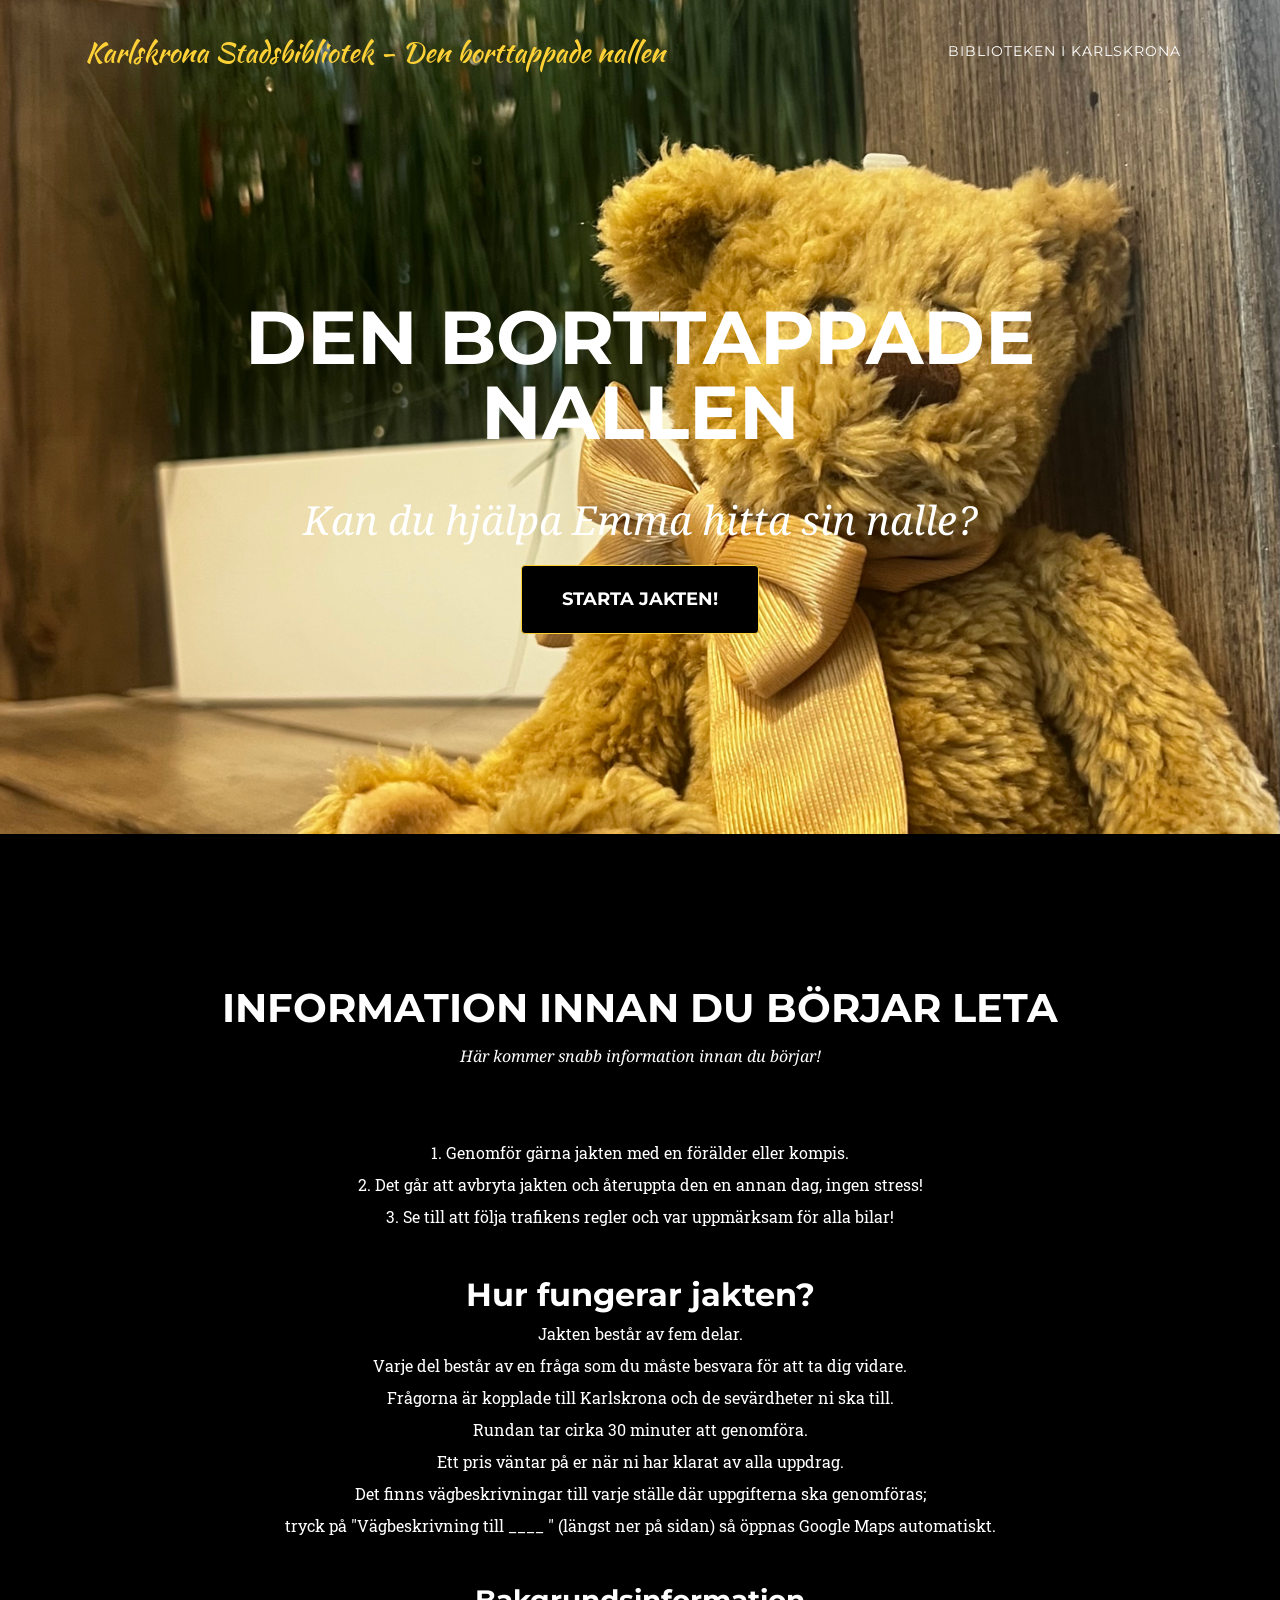
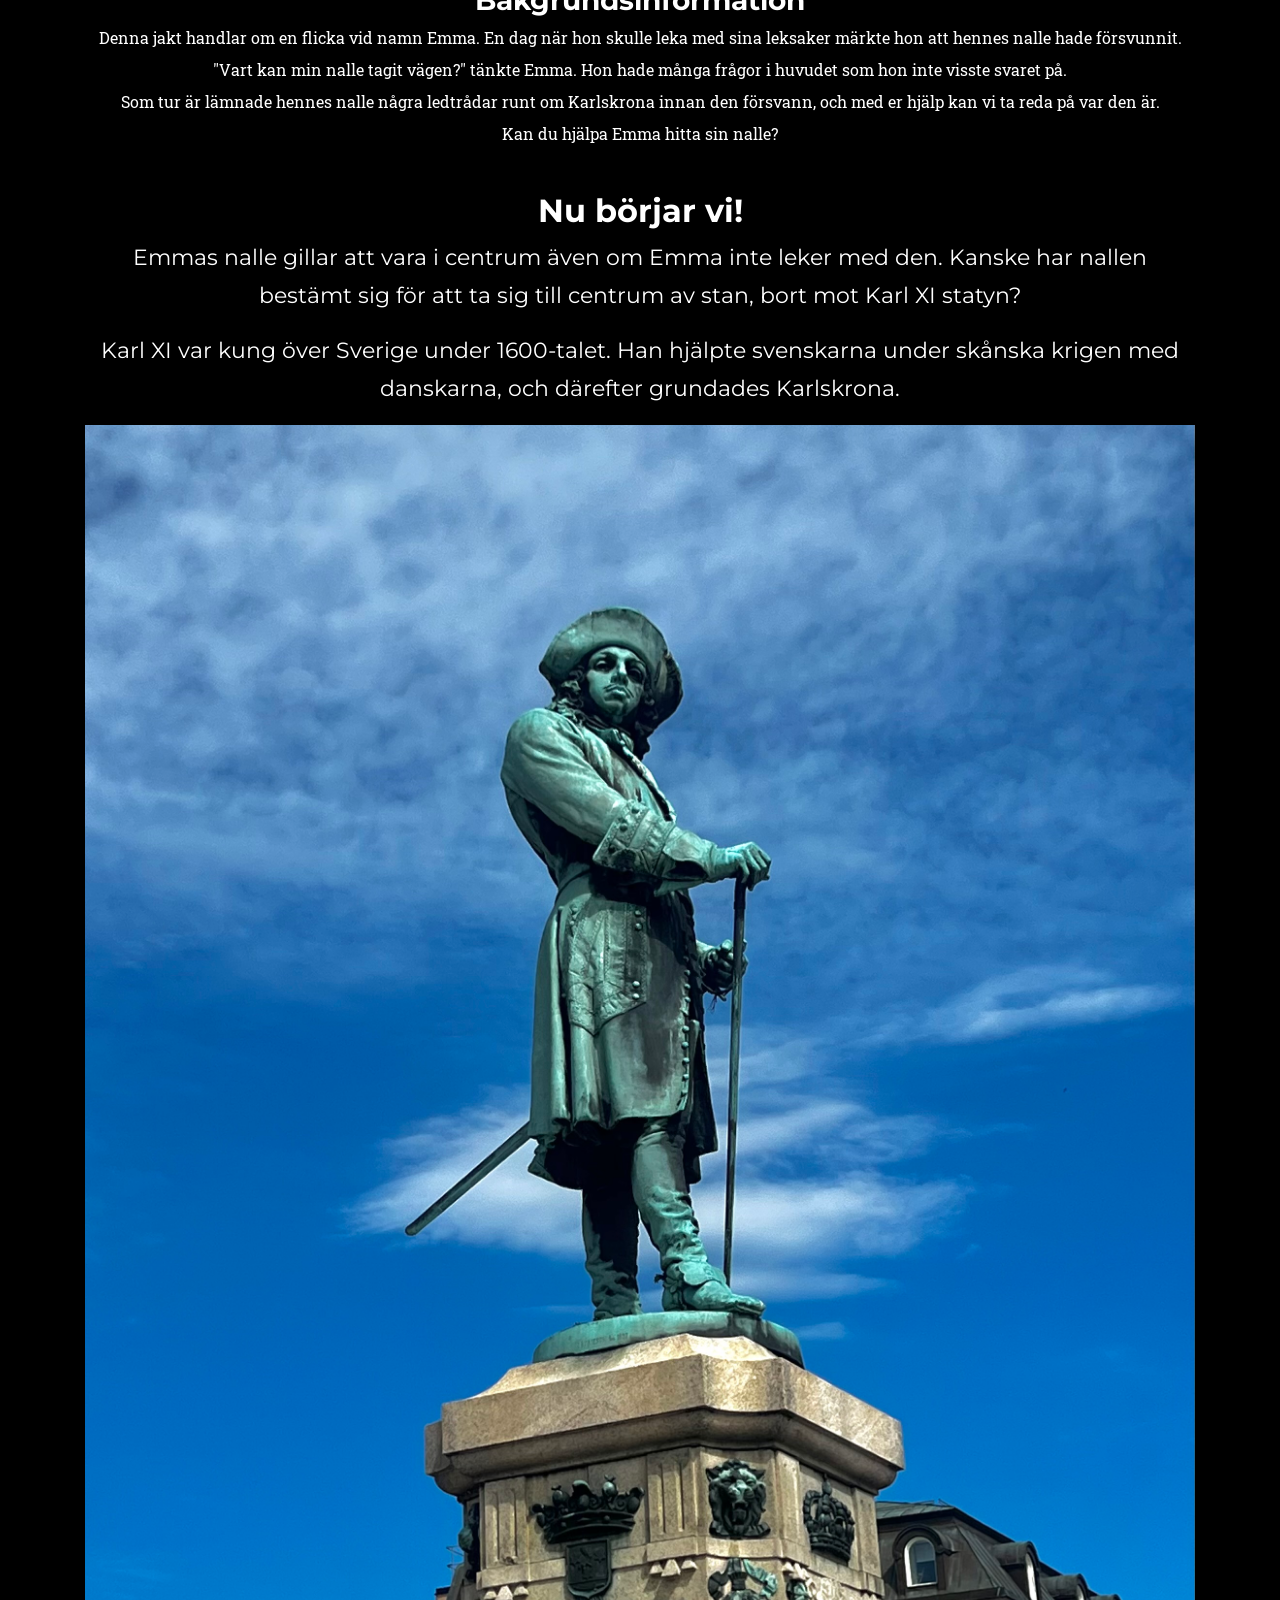
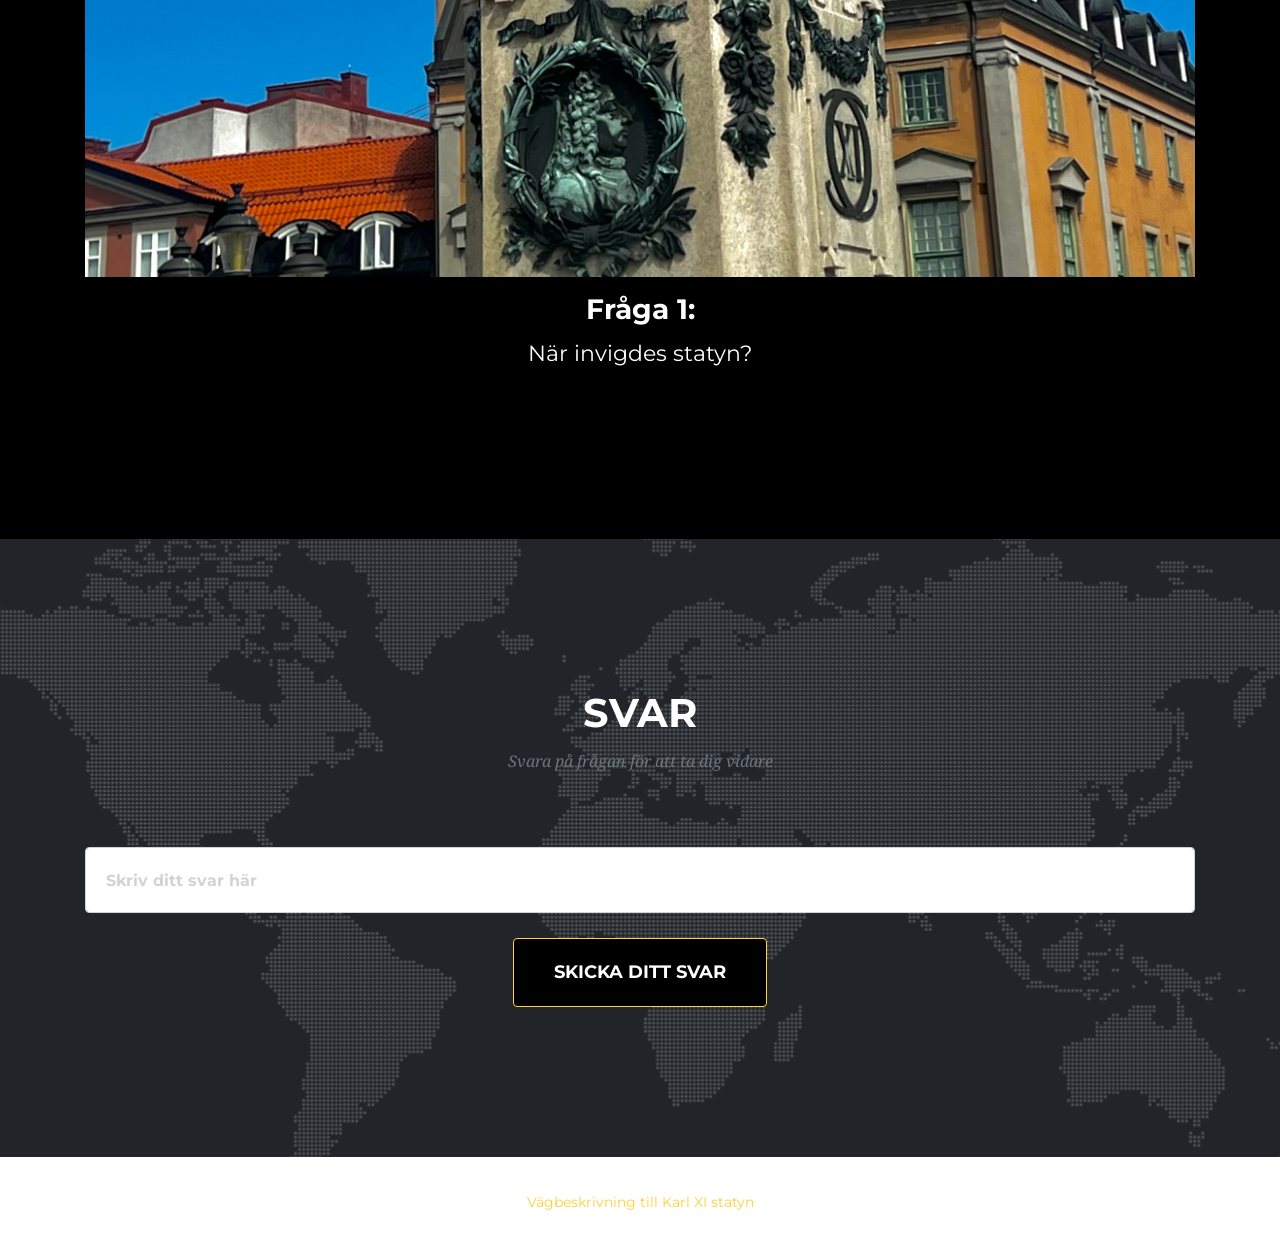
<file: index.html>
<!--
OM TEKNIKJAKTEN
==========================================================
Teknikjakten är inspirerad av escape rooms och skapades som en del 
av projektet Mer för fler som Umeå kommuns bibliotek deltog i 2018. 
Projektgruppen bestod av sex personer från olika bibliotek som gick 
en metodutbildning, SKL:s Innovationsguiden.

Du kan hitta mer information om detta projekt på följande plats

www.minabibliotek.se/merforfler

SKAPA EGNA JAKTER
==========================================================
Denna version av teknikjakten är en mall framtagen för att det skall vara
enkelt att skapa egna teknikjakter.
kunna skapa egna "teknikjakter".

Ett exempel på teknikjakt kan hittas på:

www.itbib.se/teknikjakten

LICENS OCH MALL
==========================================================
Teknikjakten är byggd med hjälp av ett javascript ramverk som heter 
Twitter bootstrap och en tema som heter Agency.
Temat kan hittas på följande sida.

https://startbootstrap.com/themes/agency/

Eller här:

https://github.com/BlackrockDigital/startbootstrap-agency

Mallen Agency använder sig av en licens som heter "The MIT License".
Det innebär följande

The MIT License (MIT)

Copyright (c) 2013-2019 Blackrock Digital LLC

Permission is hereby granted, free of charge, to any person obtaining a copy
of this software and associated documentation files (the "Software"), to deal
in the Software without restriction, including without limitation the rights
to use, copy, modify, merge, publish, distribute, sublicense, and/or sell
copies of the Software, and to permit persons to whom the Software is
furnished to do so, subject to the following conditions:

The above copyright notice and this permission notice shall be included in
all copies or substantial portions of the Software.

THE SOFTWARE IS PROVIDED "AS IS", WITHOUT WARRANTY OF ANY KIND, EXPRESS OR
IMPLIED, INCLUDING BUT NOT LIMITED TO THE WARRANTIES OF MERCHANTABILITY,
FITNESS FOR A PARTICULAR PURPOSE AND NONINFRINGEMENT. IN NO EVENT SHALL THE
AUTHORS OR COPYRIGHT HOLDERS BE LIABLE FOR ANY CLAIM, DAMAGES OR OTHER
LIABILITY, WHETHER IN AN ACTION OF CONTRACT, TORT OR OTHERWISE, ARISING FROM,
OUT OF OR IN CONNECTION WITH THE SOFTWARE OR THE USE OR OTHER DEALINGS IN
THE SOFTWARE.

SLUT PÅ KOMMENTARER
==========================================================
-->

<!--SÅ GÖR DU För att skapa en egen teknikjakt behöver du ändra vissa delar i detta dokument
sådana platser är märkta med texten ÄNDRA. Läs kommentarerna eller använd sökfunktionen
ctrl+f för att snabbt hitta de platser du behöver ändra på.-->


<!DOCTYPE html>
<html lang="sv">
  <head>
    <meta http-equiv="Content-Type" content="text/html; charset=UTF-8">
    <meta name="viewport" content="width=device-width, initial-scale=1, shrink-to-fit=no">
    <meta name="description" content="">
    <meta name="author" content="">

  <!--
  # Genom att ändra denna informationen nedan kan du ge jakten ett eget namn
  # EX: <title>Ett helt eget namn</title>
  # Informationen visas inte någonstans på webbsidan utan ändrar det namn som 
  # webbsidans flik/tabb har då du du surfar till sidan.
  # 
  -->

    <title>Karlskrona Stadsbibliotek - Teknikjakten</title>

  <!--Filer som berättar hur sidan skall se ut laddas in. Här behöver vi inte ändra något-->
  
    <link href="vendor/bootstrap/css/bootstrap.min.css" rel="stylesheet">
    <link href="vendor/fontawesome-free/css/all.min.css" rel="stylesheet" type="text/css">
    <link href="https://fonts.googleapis.com/css?family=Montserrat:400,700" rel="stylesheet" type="text/css">
    <link href='https://fonts.googleapis.com/css?family=Kaushan+Script' rel='stylesheet' type='text/css'>
    <link href='https://fonts.googleapis.com/css?family=Droid+Serif:400,700,400italic,700italic' rel='stylesheet' type='text/css'>
    <link href='https://fonts.googleapis.com/css?family=Roboto+Slab:400,100,300,700' rel='stylesheet' type='text/css'>
    <link href="css/agency.min.css" rel="stylesheet">
    <link href="css/style.css" rel="stylesheet">

  </head>


  <body id="page-top">
  <!-- Denna del av koden berättar vad menyn skall innehålla -->
    <nav class="navbar navbar-expand-lg navbar-dark fixed-top" id="mainNav">
      <div class="container">
        <a class="navbar-brand js-scroll-trigger" href="https://bibliotek.karlskrona.se">
       Karlskrona Stadsbibliotek - Den borttappade nallen
        </a>
        <button class="navbar-toggler navbar-toggler-right" type="button" data-toggle="collapse" data-target="#navbarResponsive" aria-controls="navbarResponsive" aria-expanded="false" aria-label="Toggle navigation">
          Menu
          <i class="fas fa-bars"></i>
        </button>
        <div class="collapse navbar-collapse" id="navbarResponsive">
          <ul class="navbar-nav text-uppercase ml-auto">
            <li class="nav-item">
              <a class="nav-link js-scroll-trigger" href="https://bibliotek.karlskrona.se">Biblioteken i Karlskrona </a>
              
            </li> 
            <li class="nav-item">
           
            </li> 

          </ul>
        </div>
      </div>
    </nav>

    <!--SLUT PÅ DELEN SOM BESKRIVER MENYN LÄNGST UPP-->

    <!--FÖRSTA DELEN SOM INTRODUCERAR JAKTEN STARTAR-->
    <header class="masthead">
      <div class="container">
        <div class="intro-text">
        <div class="intro-heading text-uppercase">Den borttappade nallen</div>
          <div class="intro-lead-in">Kan du hjälpa Emma hitta sin nalle?</div>
          
          <a class="btn btn-primary btn-xl text-uppercase js-scroll-trigger" href="#services">
          Starta jakten!
          </a>
        </div>
      </div>
    </header>
    
    <!-- DELEN SOM BESKRIVER FÖRSTA UPPDRAGET STARTAR -->
    <section id="services">
      <div class="container">
        <div class="row">
          <div class="col-lg-12 text-center">
            <h2 class="section-heading text-uppercase">Information innan du börjar leta</h2>
            <h3 class="section-subheading ">Här kommer snabb information innan du börjar!
            
            </h6>1. Genomför gärna jakten med en förälder eller kompis.<h6>
            
            </h6>2. Det går att avbryta jakten och återuppta den en annan dag, ingen stress!<h6>
            
            </h6>3. Se till att följa trafikens regler och var uppmärksam för alla bilar!<h6>
              
              <br />
              <br />

            <h2>Hur fungerar jakten?</h2>
              
            </h6>Jakten består av fem delar.<h6>

            </h6>Varje del består av en fråga som du måste besvara för att ta dig vidare.<h6>

            </h6>Frågorna är kopplade till Karlskrona och de sevärdheter ni ska till.<h6>

            </h6>Rundan tar cirka 30 minuter att genomföra.<h6>

            </h6>Ett pris väntar på er när ni har klarat av alla uppdrag.<h6>

            </h6>Det finns vägbeskrivningar till varje ställe där uppgifterna ska genomföras;<h6>
            </h6>tryck på "Vägbeskrivning till ____ " (längst ner på sidan) så öppnas Google Maps automatiskt. <h6>

<br />
<br />

            <h3>Bakgrundsinformation</h3>
            
            <!--Ibland kanske du vill lägga till en bild i beskrivningen.
            I så fall läger du in bilden i katalogen img.
            Du lägger sedan in följande kod för att berätta att en bild skall visas.
            Men ersätter bildensnamn med det namn din bild och det filformat din bild har.

            EX:
            <img src="./img/bildensnamn.filformat">
            T.ex: <img src="./img/coolbild.jpeg">-->

            </h6> Denna jakt handlar om en flicka vid namn Emma. En dag när hon skulle leka med sina leksaker märkte hon att hennes nalle hade försvunnit.<h6>
            </h6> "Vart kan min nalle tagit vägen?" tänkte Emma. Hon hade många frågor i huvudet som hon inte visste svaret på.<h6>
            </h6> Som tur är lämnade hennes nalle några ledtrådar runt om Karlskrona innan den försvann, och med er hjälp kan vi ta reda på var den är.<h6>
            </h6> Kan du hjälpa Emma hitta sin nalle?<h6>
            <br />
            <br />

            <h2>Nu börjar vi!</h2>
            <p>Emmas nalle gillar att vara i centrum även om Emma inte leker med den. Kanske har nallen bestämt sig för att ta sig till centrum av stan, bort mot Karl XI statyn?</p>

            <p>Karl XI var kung över Sverige under 1600-talet. Han hjälpte svenskarna under skånska krigen med danskarna, och därefter grundades Karlskrona.
          </p>
               <img src="./img/karl xi staty.jpeg">

           
            </p>
            <h3>Fråga 1:</h3>
              <p>När invigdes statyn?</p>
            <!--Här nedan beskriver du vad uppdraget skall vara-->
            
           
            </div>
        </div>
      </div>
    </section>


    <!-- DELEN DÄR MAN MATAR IN SITT SVAR STARTAR -->
    <section id="contact">
      <div class="container">
        <div class="row">
          <div class="col-lg-12 text-center">
            <h2 class="section-heading text-uppercase">Svar</h2>
            <h3 class="section-subheading text-muted">Svara på frågan för att ta dig vidare</h3>
          </div>
        </div>
        <div class="row">
          <div class="col-lg-12">

      <!--Du behöver här berätta vilken sida som skall laddas om man löser uppdraget.
      Just nu är det sidan som heter 2.html som skall laddas.
      Om vi istället skulle arbeta med uppdrag 2 just så och ändra i filen 2.html skulle vi då alltså
      istället låta det stå "./3.html" eftersom det då är den sidan som borde laddas.

      Vi kan fortsätta på detta viset och lägga till nya sidor tills dess att vi skapat
      så många uppdrag vi vill.
      -->
            <form id="contactForm" name="sentMessage" novalidate="novalidate" 
            action="./2.html" 
            onsubmit="return validateForm()" autocomplete="off">
              <div class="row">
                <div class="col-md-12">
                  <div class="form-group">
                    <input class="form-control" id="answer" type="text" placeholder="Skriv ditt svar här" required="required" data-validation-required-message="Rutan får inte vara tom">
                    <p class="help-block text-danger"></p>
                  </div>
                  
                <div class="col-lg-12 text-center">
                  <div id="success"></div>
                  <button id="sendMessageButton" class="btn btn-primary btn-xl text-uppercase" type="submit">Skicka ditt svar</button>
                </div>
              </div>
            
          </div></form>
        </div>
      </div>
    </div></section>

    <!-- DENNA DEL BESKRIVER INFORMATIONEN SOM VISAS LÄNGST NER PÅ SIDAN -->
    <footer>
      <div class="container">
        <div class="row">
          <div class="col-md-12">
            <span class="copyright">
              <a  href="https://maps.app.goo.gl/vRMSBuhRXXdQvWT26">
                       Vägbeskrivning till Karl XI statyn
              </a>
            </span>
          </div>
          
        </div>
      </div>
    </footer>



    <!-- Filer som denna mall använder läses in, du behöver inte ändra något här.-->

    <script src="vendor/jquery/jquery.min.js"></script>
    <script src="vendor/bootstrap/js/bootstrap.bundle.min.js"></script>
    <script src="vendor/jquery-easing/jquery.easing.min.js"></script>
    <script src="js/agency.min.js"></script>
    <script src="js/agency.min.js"></script>

    <!--I DENNA DEL BERÄTTAR DU VAD SOM ÄR RÄTT SVAR-->
    <script>
    function validateForm() {

      //Det använder skriver i rutan hämtas in och sparas i en variabel som heter answer.
      //det man skrivit in i rutan konverteras automatiskt till gemener.
      //Skriver någon in MeDDelande och då använder versaler kommer texten som sparas att ändå att bli meddelande.
      //Det gör det lättare att berätta vilket alteranativ som är rätt eftersom
      //vi inte behöver ta hänsyn till gemenser/versaler.
      var answer = document.forms["contactForm"]["answer"].value.toLowerCase();
      
      /*Genom att ändra det som står mellan dessa tecken "" kan du välja vad som är rätt svar 
      Viktigt! Skriv svaret med små bokstäver.

      EX: if (answer == "mittsvar")

      Om man nu skriver in mittsvar i rutan kommer man vidare.
      
      Finns det fler än ett rätt svar? 

      Genom att lägga till följande tecken || (markera texten och kopiera 
      eller tryck alt-gr samtidigt som du trycker på tangenten till höger om shift)
      så kan du lägga till fler alternativ som är rätt.

      EX: Med två räta svar

      if (answer == "svar1" || answer == "svar2" )
      
      EX: Med tre rätta svar

      if (answer == "svar1" || answer == "svar2" answer == "svar3" )
      */

      if (answer == "1897") { /*Kom ihåg att svaret skall skrivas med gemener*/
          return true;
      }else{
        document.getElementById("answer").value ="";
        document.getElementById("answer").setAttribute("placeholder","Det var tyvärr fel svar, försök igen!");
        return false;
      }
    }
  </script>

  <!--GRATTIS! Du har nu gjort startsidan för din egen teknikjakt! Testa att dubbelklicka på denna fil
  index.html för att visa sidan i din webbläsare. Fungerar inte  det kan du högerklicka på filen och välja öppna med. Där borde du kunna hitta någon webbläsare som alternativ

  EX: Internet Explorer, Edge, Firefox, Chrome

  Det är nu dags att öppna sidan som heter 2.html och följa instruktionerna där.
  -->
</body>
</html>
</file>
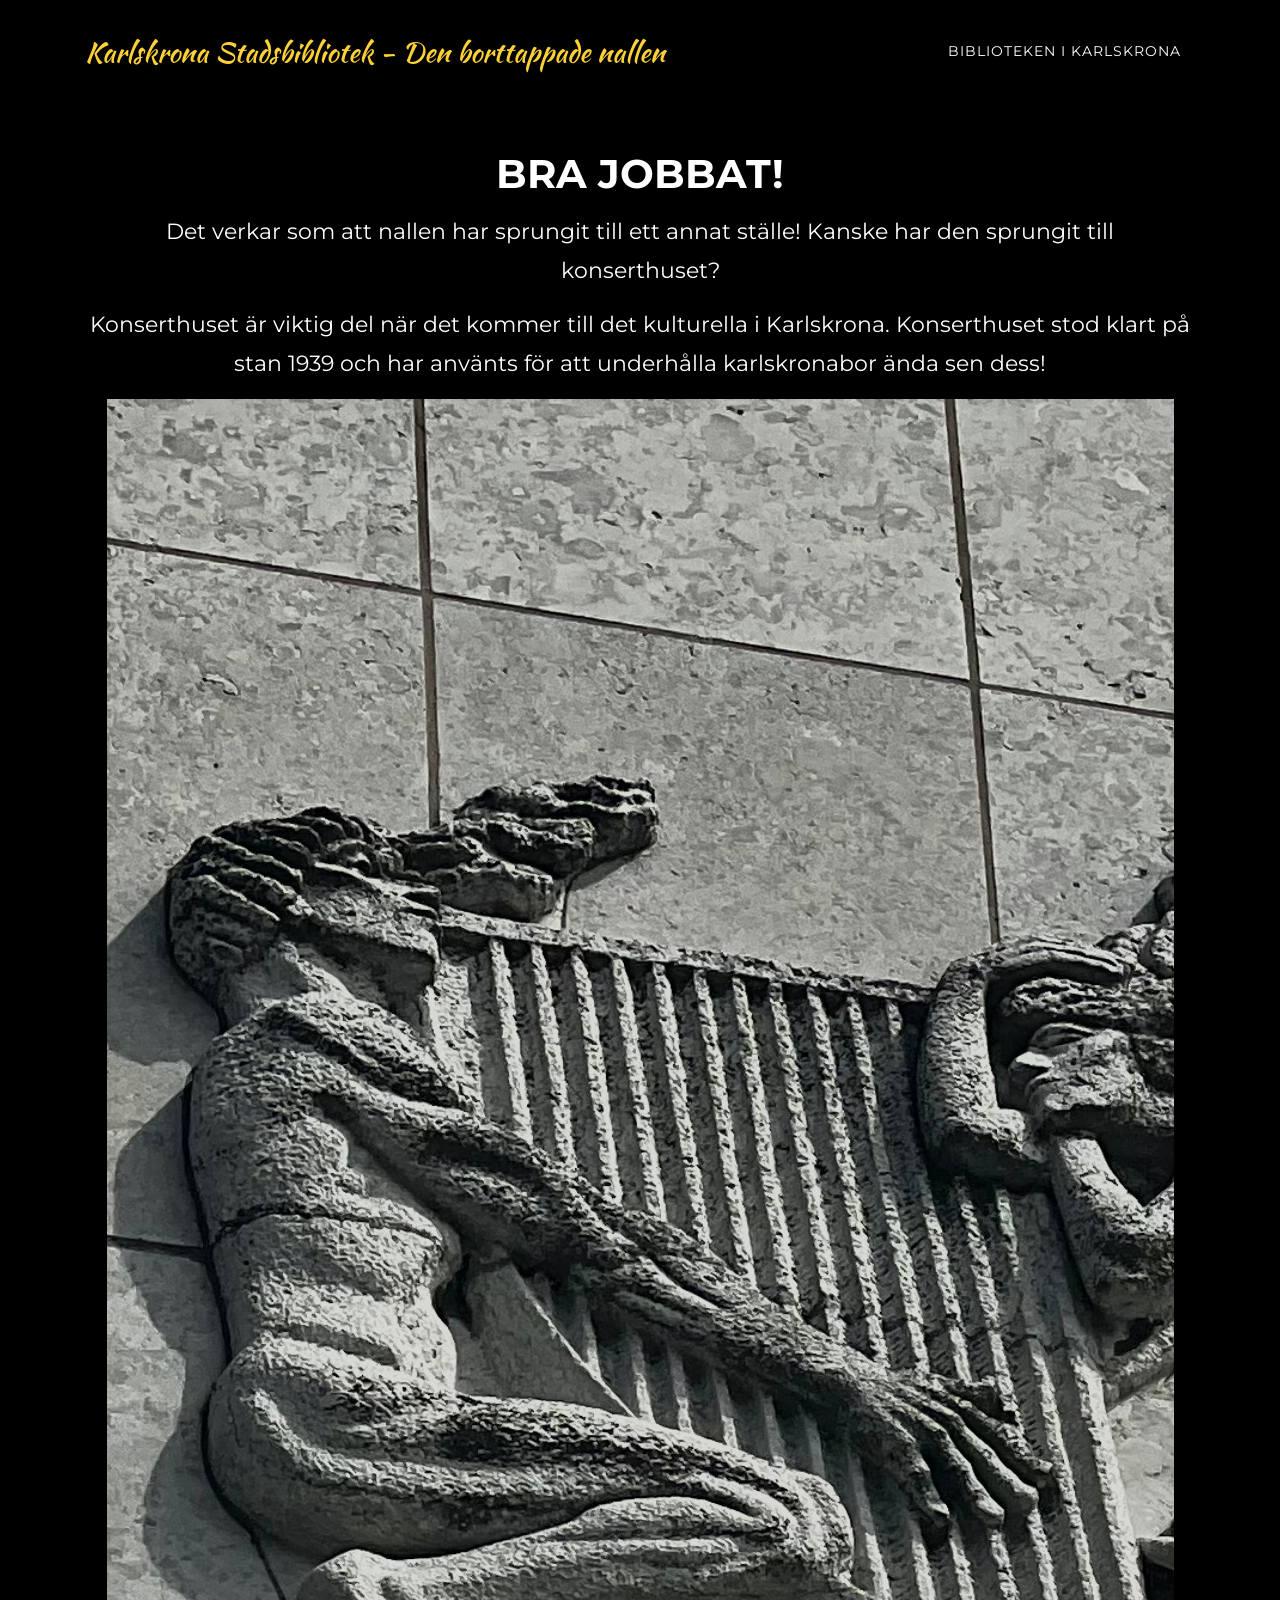
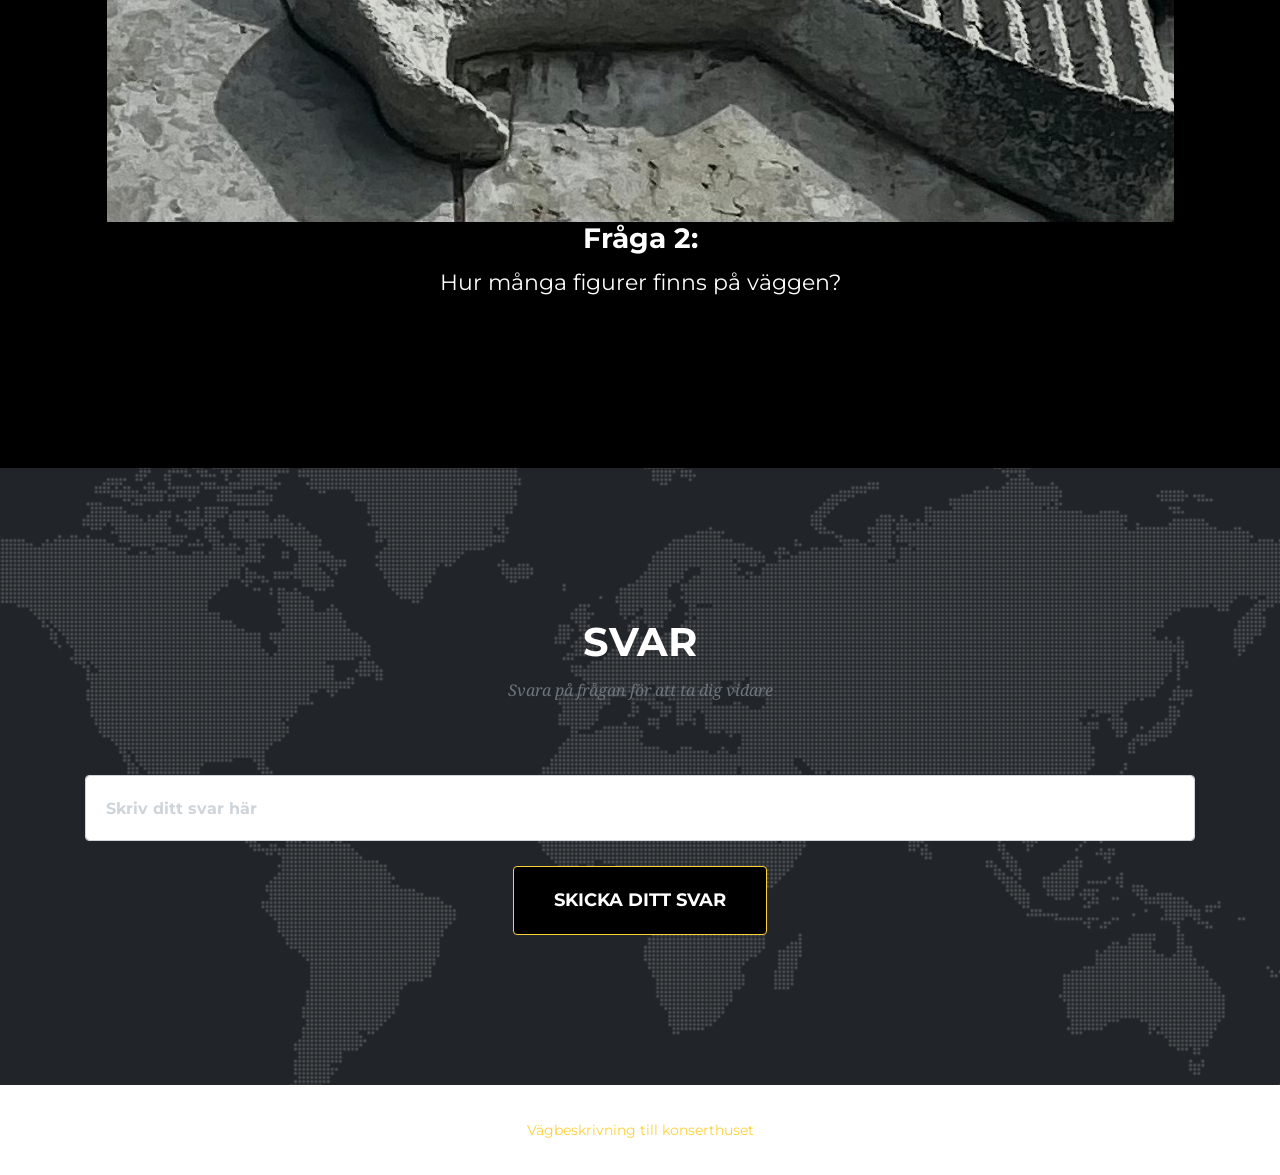
<file: 2.html>
<!--
SKAPA EN EGEN MALLSIDA FÖR UPPDRAG
==========================================================
Nu blir det lite repetition. Den sida hu hintills arbetet med 
introducerade jakten och hade därför lite speciellt innehåll.

Målet med den sida du arbetar med just nu är att skapa en
mall som du sedan kan kopiera till så många uppdrag du behöver.
Du behöver sedan ändra ett saker på varje sida.

1. Beskrivningen av uppdraget.
2. Uppgiftens nummer
3. Vad det rätta svaret är
4. Vilken sida som skall laddas om man svarar rätt.
-->

<!DOCTYPE html>
<html lang="sv">
  <head>
    <meta http-equiv="Content-Type" content="text/html; charset=UTF-8">
    <meta name="viewport" content="width=device-width, initial-scale=1, shrink-to-fit=no">
    <meta name="description" content="">
    <meta name="author" content="">

  <!--
  # Genom att ändra denna informationen nedan kan du ge jakten ett eget namn
  # EX: <title>Ett helt eget namn</title>
  # Informationen visas inte någonstans på webbsidan utan ändrar det namn som 
  # webbsidans flik/tabb har då du du surfar till sidan.
  # 
  -->
    <title>Karlskrona Stadsbibliotek - Teknikjakten</title>

  <!--Filer som berättar hur sidan skall se ut laddas in. Här behöver vi inte ändra något-->
  
    <link href="vendor/bootstrap/css/bootstrap.min.css" rel="stylesheet">
    <link href="vendor/fontawesome-free/css/all.min.css" rel="stylesheet" type="text/css">
    <link href="https://fonts.googleapis.com/css?family=Montserrat:400,700" rel="stylesheet" type="text/css">
    <link href='https://fonts.googleapis.com/css?family=Kaushan+Script' rel='stylesheet' type='text/css'>
    <link href='https://fonts.googleapis.com/css?family=Droid+Serif:400,700,400italic,700italic' rel='stylesheet' type='text/css'>
    <link href='https://fonts.googleapis.com/css?family=Roboto+Slab:400,100,300,700' rel='stylesheet' type='text/css'>
    <link href="css/agency.min.css" rel="stylesheet">
    <link href="css/style.css" rel="stylesheet">
  </head>


  <body id="page-top">
  <!-- Denna del av koden berättar vad menyn skall innehålla -->
    <nav class="navbar navbar-expand-lg navbar-dark fixed-top" id="mainNav">
      <div class="container">
        <a class="navbar-brand js-scroll-trigger" href="#page-top">Karlskrona Stadsbibliotek - Den borttappade nallen</a>

        <button class="navbar-toggler navbar-toggler-right" type="button" data-toggle="collapse" data-target="#navbarResponsive" aria-controls="navbarResponsive" aria-expanded="false" aria-label="Toggle navigation">
          Menu
          <i class="fas fa-bars"></i>
        </button>
        <div class="collapse navbar-collapse" id="navbarResponsive">
          <ul class="navbar-nav text-uppercase ml-auto">
            <li class="nav-item">
              <a class="nav-link js-scroll-trigger" href="https://bibliotek.karlskrona.se">Biblioteken i Karlskrona</a>
            </li> 
            <li class="nav-item">
             
            </li> 

          </ul>
        </div>
      </div>
    </nav>

    <!--SLUT PÅ DELEN SOM BESKRIVER MENYN LÄNGST UPP-->

    <!-- DELEN SOM BESKRIVER FÖRSTA UPPDRAGET STARTAR -->
    <section id="services">
      <div class="container">
        <div class="row">
          <div class="col-lg-12 text-center">
            <!--Sidans största rubrik-->
            <h2 class="section-heading text-uppercase">Bra jobbat!</h2>

            <!--Bakgrunds information-->
            

            <!--Eventuellt återkoppling gällande det tidigare uppdraget-->
            <p> 
            Det verkar som att nallen har sprungit till ett annat ställe! Kanske har den sprungit till konserthuset?</p>

            <p>Konserthuset är viktig del när det kommer till det kulturella i Karlskrona. Konserthuset stod klart på stan 1939 och har använts för att underhålla karlskronabor ända sen dess!
            </p>
            
          <img src="./img/konserthuset.jpeg">

            <!--Uppgiftens nummer-->
            <h3>Fråga 2:</h3>
              <p> Hur många figurer finns på väggen?</p>
            <!--Vilket är uppdraget?-->
            <p>
            


            <!--Ibland kanske du vill lägga till en bild i beskrivningen.
            I så fall läger du in bilden i katalogen img.
            Du lägger sedan in följande kod för att berätta att en bild skall visas.
            Men ersätter bildensnamn med det namn din bild och det filformat din bild har.

            EX:
            <img src="./img/bildensnamn.filformat">
            T.ex: <img src="./img/coolbild.jpeg">
            -->
            </p>
          </div>
        </div>
      </div>
    </section>

 
<!-- DELEN DÄR MAN MATAR IN SITT SVAR STARTAR -->
    <section id="contact">
      <div class="container">
        <div class="row">
          <div class="col-lg-12 text-center">
            <h2 class="section-heading text-uppercase">Svar</h2>
            <h3 class="section-subheading text-muted">Svara på frågan för att ta dig vidare</h3>
          </div>
        </div>
        <div class="row">
          <div class="col-lg-12">

      <!--VILKEN SIDA SKALL LADDAS OM MAN SKRIVIT IN RÄTT SVAR
      Du behöver här berätta vilken sida som skall laddas om man löser uppdraget.
      Just nu är det sidan som heter 2.html som skall laddas.
      Om vi istället skulle arbeta med uppdrag 2 just så och ändra i filen 2.html skulle vi då alltså
      istället låta det stå 3.html eftersom det då är den sidan som borde laddas.
      Om detta är sista uppdraget i din jakt skriver du in klar.html

      Vi kan fortsätta på detta viset och lägga till nya sidor tills dess att vi skapat
      så många uppdrag vi vill.
      -->
            <form id="contactForm" name="sentMessage" novalidate="novalidate" 
            action="3.html" 
            onsubmit="return validateForm()" autocomplete="off">
              <div class="row">
                <div class="col-md-12">
                  <div class="form-group">
                    <input class="form-control" id="answer" type="text" placeholder="Skriv ditt svar här" required="required" data-validation-required-message="Rutan får inte vara tom">
                    <p class="help-block text-danger"></p>
                  </div>
                  
                <div class="col-lg-12 text-center">
                  <div id="success"></div>
                  <button id="sendMessageButton" class="btn btn-primary btn-xl text-uppercase" type="submit">Skicka ditt svar</button>
                </div>
              </div>
            
          </div></form>
        </div>
      </div>
    </div></section>

    <!-- DENNA DEL BESKRIVER INFORMATIONEN SOM VISAS LÄNGST NER PÅ SIDAN -->
    <footer>
      <div class="container">
        <div class="row">
          <div class="col-md-12">
            <span class="copyright">
              <a href="https://www.google.com/maps/dir/56.1605178,15.5848663/Konserthusteatern+Karlskrona,+Stortorget">
                Vägbeskrivning till konserthuset
              </a>
            </span>
          </div>
          
        </div>
      </div>
    </footer>

    <!-- Filer som denna mall använder läses in -->
    <script src="vendor/jquery/jquery.min.js"></script>
    <script src="vendor/bootstrap/js/bootstrap.bundle.min.js"></script>
    <script src="vendor/jquery-easing/jquery.easing.min.js"></script>
    <script src="js/agency.min.js"></script>
    <script src="js/agency.min.js"></script>

    <!--I DENNA DEL BERÄTTAR DU VAD SOM ÄR RÄTT SVAR-->
    <script>
    function validateForm() {

      //Det använder skriver i rutan hämtas in och sparas i en variabel som heter answer.
      var answer = document.forms["contactForm"]["answer"].value.toLowerCase();
      
      /*Genom att ändra det som står mellan dessa tecken "" kan du välja vad som är rätt svar 
      Viktigt! Skriv svaret med små bokstäver.

      EX: if (answer == "mittsvar")

      Om man nu skriver in mittsvar i rutan kommer man vidare.
      
      Finns det fler än ett rätt svar? 

      Genom att lägga till följande tecken || (markera texten och kopiera 
      eller tryck alt-gr samtidigt som du trycker på tangenten till höger om shift)
      så kan du lägga till fler alternativ som är rätt.

      EX: Med två räta svar

       if (answer == "svar1" || answer == "svar2" )
      
      EX: Med tre rätta svar

      if (answer == "svar1" || answer == "svar2" answer == "svar3" )

      */

      if (answer == "3") {
          return true;
      }else{
        document.getElementById("answer").value ="";
        document.getElementById("answer").setAttribute("placeholder","Det var tyvärr fel svar, försök igen!");
        return false;
      }
    }
  </script>

  <!--GRATTIS Du har nu gjort uppdrag nummer två!
  Du har nu skapat en mall för en uppdragssida att utgå från.
  Vill du t.ex. skapa en teknikjakt med kan du kopiera 
  dokument och döpa kopian till 3.html. Du kan sedan upprepa samma tillvägagångssätt
  fler gånger och du vill skapa en jakt med fler uppdrag.

  3.html

  Du går sedan igenom dessa kopior på samma vis som detta dokument.


  Så avslutar du jakten.

  Du avslutar jakten genom att säga att man skall hamna på sidan
  klar.html om man skriver in rätt svar.

  EX: 
            action="./klar.html" 

  Du hittar fler instruktioner här ovan under delen som heter
  VILKEN SIDA SKALL LADDAS OM SKRIVIT IN RÄTT SVAR
  -->
</body>
</html>
</file>
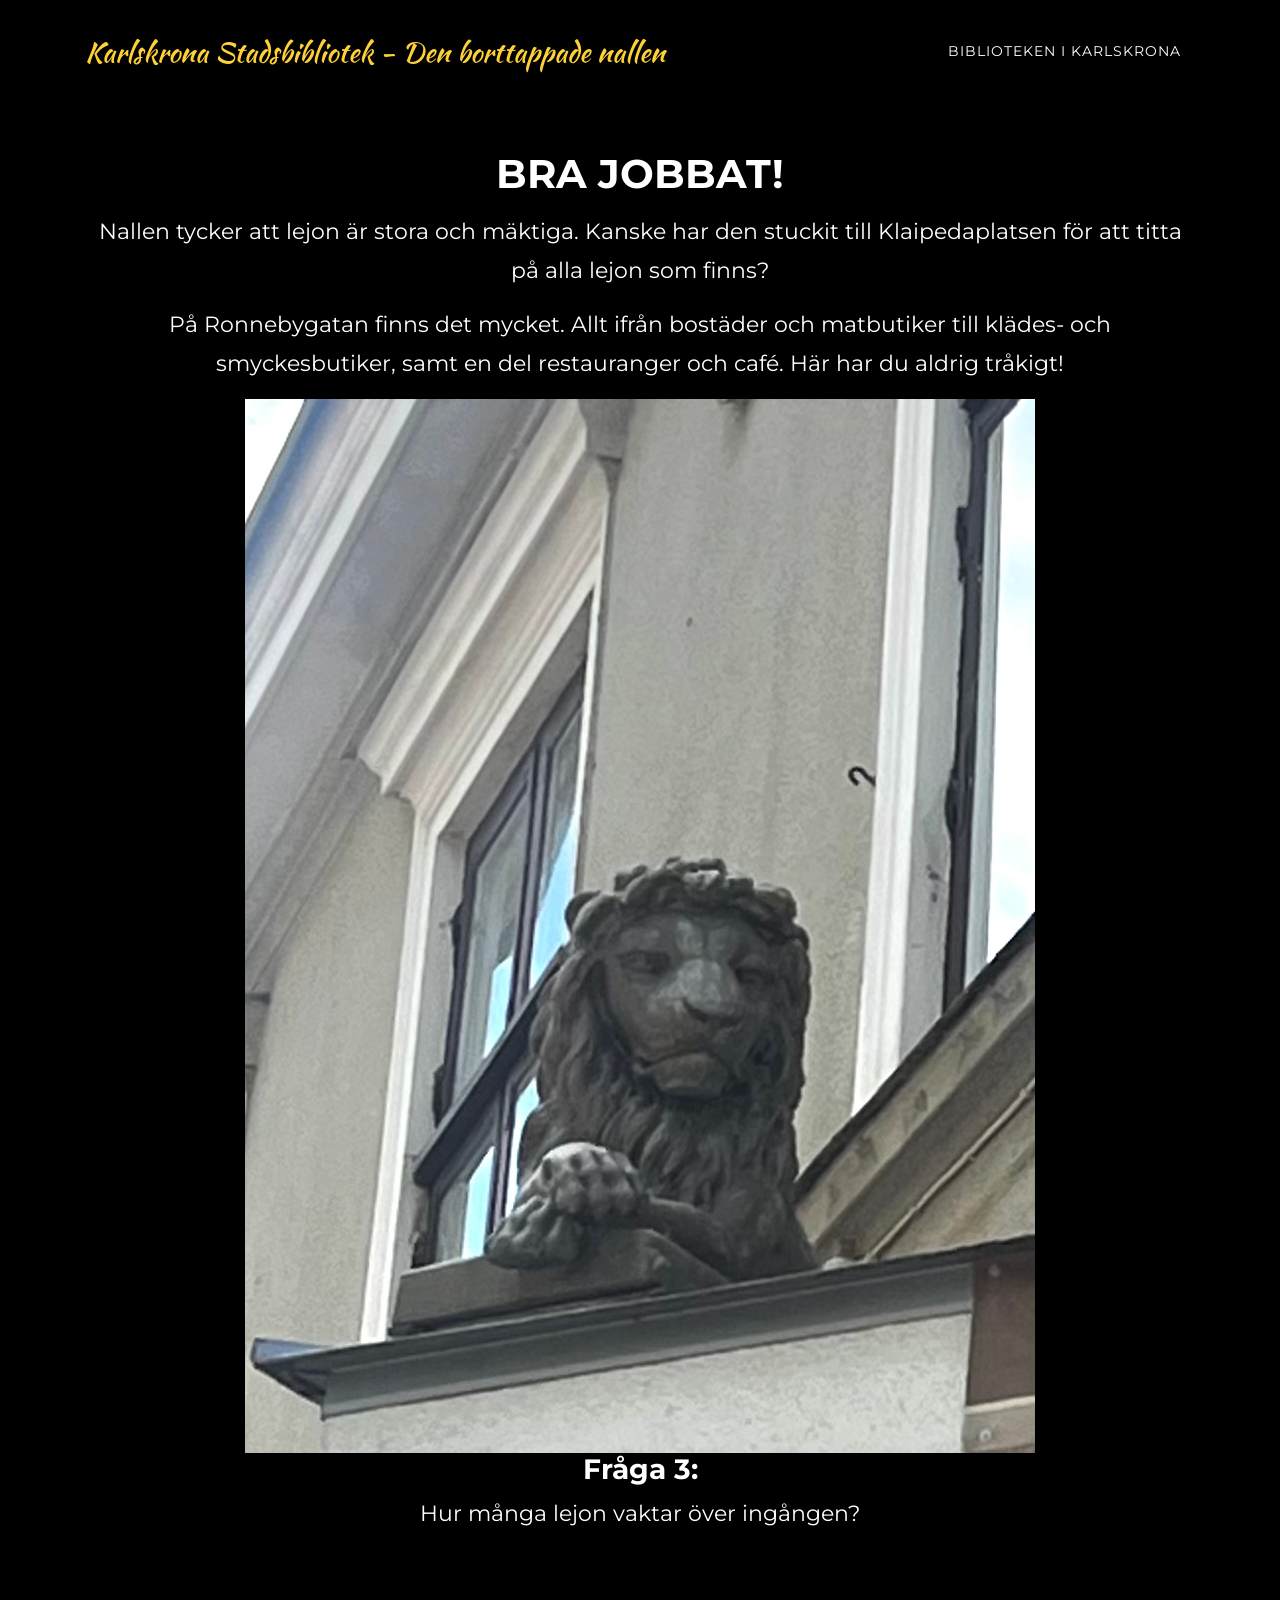
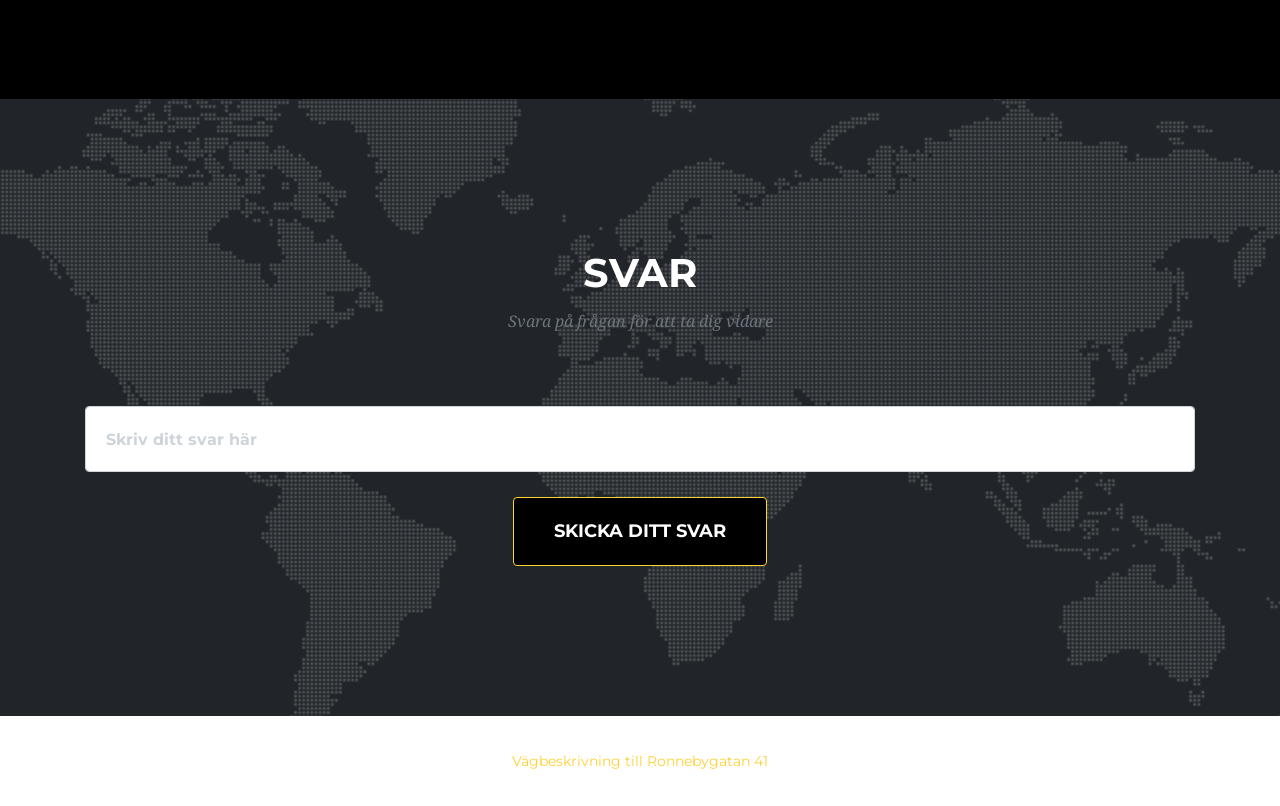
<file: 3.html>
<!--
SKAPA EN EGEN MALLSIDA FÖR UPPDRAG
==========================================================
Nu blir det lite repetition. Den sida hu hintills arbetet med 
introducerade jakten och hade därför lite speciellt innehåll.

Målet med den sida du arbetar med just nu är att skapa en
mall som du sedan kan kopiera till så många uppdrag du behöver.
Du behöver sedan ändra ett saker på varje sida.

1. Beskrivningen av uppdraget.
2. Uppgiftens nummer
3. Vad det rätta svaret är
4. Vilken sida som skall laddas om man svarar rätt.
-->

<!DOCTYPE html>
<html lang="sv">
  <head>
    <meta http-equiv="Content-Type" content="text/html; charset=UTF-8">
    <meta name="viewport" content="width=device-width, initial-scale=1, shrink-to-fit=no">
    <meta name="description" content="">
    <meta name="author" content="">

  <!--
  # Genom att ändra denna informationen nedan kan du ge jakten ett eget namn
  # EX: <title>Ett helt eget namn</title>
  # Informationen visas inte någonstans på webbsidan utan ändrar det namn som 
  # webbsidans flik/tabb har då du du surfar till sidan.
  # 
  -->
    <title>Karlskrona Stadsbibliotek - Teknikjakten</title>

  <!--Filer som berättar hur sidan skall se ut laddas in. Här behöver vi inte ändra något-->
  
    <link href="vendor/bootstrap/css/bootstrap.min.css" rel="stylesheet">
    <link href="vendor/fontawesome-free/css/all.min.css" rel="stylesheet" type="text/css">
    <link href="https://fonts.googleapis.com/css?family=Montserrat:400,700" rel="stylesheet" type="text/css">
    <link href='https://fonts.googleapis.com/css?family=Kaushan+Script' rel='stylesheet' type='text/css'>
    <link href='https://fonts.googleapis.com/css?family=Droid+Serif:400,700,400italic,700italic' rel='stylesheet' type='text/css'>
    <link href='https://fonts.googleapis.com/css?family=Roboto+Slab:400,100,300,700' rel='stylesheet' type='text/css'>
    <link href="css/agency.min.css" rel="stylesheet">
    <link href="css/style.css" rel="stylesheet">
  </head>


  <body id="page-top">
  <!-- Denna del av koden berättar vad menyn skall innehålla -->
    <nav class="navbar navbar-expand-lg navbar-dark fixed-top" id="mainNav">
      <div class="container">
        <a class="navbar-brand js-scroll-trigger" href="#page-top">Karlskrona Stadsbibliotek - Den borttappade nallen</a>

        <button class="navbar-toggler navbar-toggler-right" type="button" data-toggle="collapse" data-target="#navbarResponsive" aria-controls="navbarResponsive" aria-expanded="false" aria-label="Toggle navigation">
          Menu
          <i class="fas fa-bars"></i>
        </button>
        <div class="collapse navbar-collapse" id="navbarResponsive">
          <ul class="navbar-nav text-uppercase ml-auto">
            <li class="nav-item">
              <a class="nav-link js-scroll-trigger" href="https://bibliotek.karlskrona.se">Biblioteken i Karlskrona</a>
            </li> 
            <li class="nav-item">
            </li> 

          </ul>
        </div>
      </div>
    </nav>

    <!--SLUT PÅ DELEN SOM BESKRIVER MENYN LÄNGST UPP-->

    <!-- DELEN SOM BESKRIVER FÖRSTA UPPDRAGET STARTAR -->
    <section id="services">
      <div class="container">
        <div class="row">
          <div class="col-lg-12 text-center">
            <!--Sidans största rubrik-->
            <h2 class="section-heading text-uppercase">Bra jobbat!</h2>

            <!--Bakgrunds information-->
           <p>Nallen tycker att lejon är stora och mäktiga. Kanske har den stuckit till Klaipedaplatsen för att titta på alla lejon som finns?</p>
            <p>På Ronnebygatan finns det mycket. Allt ifrån bostäder och matbutiker till klädes- och smyckesbutiker, samt en del restauranger och café. Här har du aldrig tråkigt!
            <!--Eventuellt återkoppling gällande det tidigare uppdraget-->
            <p> 
            
            </p>
            <img src="./img/gota lejon.jpeg">
            <!--Uppgiftens nummer-->

            <h3>Fråga 3: </h3>
              <p>Hur många lejon vaktar över ingången?</p>
            <!--Vilket är uppdraget?-->
            
            
            <p>
            


            <!--Ibland kanske du vill lägga till en bild i beskrivningen.
            I så fall läger du in bilden i katalogen img.
            Du lägger sedan in följande kod för att berätta att en bild skall visas.
            Men ersätter bildensnamn med det namn din bild och det filformat din bild har.

            EX:
            <img src="./img/bildensnamn.filformat">
            T.ex: <img src="./img/coolbild.jpeg">
            -->
            </p>
          </div>
        </div>
      </div>
    </section>

 
<!-- DELEN DÄR MAN MATAR IN SITT SVAR STARTAR -->
    <section id="contact">
      <div class="container">
        <div class="row">
          <div class="col-lg-12 text-center">
            <h2 class="section-heading text-uppercase">Svar</h2>
            <h3 class="section-subheading text-muted">Svara på frågan för att ta dig vidare</h3>
          </div>
        </div>
        <div class="row">
          <div class="col-lg-12">

      <!--VILKEN SIDA SKALL LADDAS OM MAN SKRIVIT IN RÄTT SVAR
      Du behöver här berätta vilken sida som skall laddas om man löser uppdraget.
      Just nu är det sidan som heter 2.html som skall laddas.
      Om vi istället skulle arbeta med uppdrag 2 just så och ändra i filen 2.html skulle vi då alltså
      istället låta det stå 3.html eftersom det då är den sidan som borde laddas.
      Om detta är sista uppdraget i din jakt skriver du in klar.html

      Vi kan fortsätta på detta viset och lägga till nya sidor tills dess att vi skapat
      så många uppdrag vi vill.
      -->
            <form id="contactForm" name="sentMessage" novalidate="novalidate" 
            action="4.html" 
            onsubmit="return validateForm()" autocomplete="off">
              <div class="row">
                <div class="col-md-12">
                  <div class="form-group">
                    <input class="form-control" id="answer" type="text" placeholder="Skriv ditt svar här" required="required" data-validation-required-message="Rutan får inte vara tom">
                    <p class="help-block text-danger"></p>
                  </div>
                  
                <div class="col-lg-12 text-center">
                  <div id="success"></div>
                  <button id="sendMessageButton" class="btn btn-primary btn-xl text-uppercase" type="submit">Skicka ditt svar</button>
                </div>
              </div>
            
          </div></form>
        </div>
      </div>
    </div></section>

    <!-- DENNA DEL BESKRIVER INFORMATIONEN SOM VISAS LÄNGST NER PÅ SIDAN -->
    <footer>
      <div class="container">
        <div class="row">
          <div class="col-md-12">
            <span class="copyright">
              <a href="https://www.google.com/maps/dir/56.1605178,15.5848663/G%C3%B6ta+Lejon+Karlskrona,+Ronnebygatan+41">
                Vägbeskrivning till Ronnebygatan 41
              </a>
            </span>
          </div>
          
        </div>
      </div>
    </footer>

    <!-- Filer som denna mall använder läses in -->
    <script src="vendor/jquery/jquery.min.js"></script>
    <script src="vendor/bootstrap/js/bootstrap.bundle.min.js"></script>
    <script src="vendor/jquery-easing/jquery.easing.min.js"></script>
    <script src="js/agency.min.js"></script>
    <script src="js/agency.min.js"></script>

    <!--I DENNA DEL BERÄTTAR DU VAD SOM ÄR RÄTT SVAR-->
    <script>
    function validateForm() {

      //Det använder skriver i rutan hämtas in och sparas i en variabel som heter answer.
      var answer = document.forms["contactForm"]["answer"].value.toLowerCase();
      
      /*Genom att ändra det som står mellan dessa tecken "" kan du välja vad som är rätt svar 
      Viktigt! Skriv svaret med små bokstäver.

      EX: if (answer == "mittsvar")

      Om man nu skriver in mittsvar i rutan kommer man vidare.
      
      Finns det fler än ett rätt svar? 

      Genom att lägga till följande tecken || (markera texten och kopiera 
      eller tryck alt-gr samtidigt som du trycker på tangenten till höger om shift)
      så kan du lägga till fler alternativ som är rätt.

      EX: Med två räta svar

       if (answer == "svar1" || answer == "svar2" )
      
      EX: Med tre rätta svar

      if (answer == "svar1" || answer == "svar2" answer == "svar3" )

      */

      if (answer == "2" || answer == "4") {
          return true;
      }else{
        document.getElementById("answer").value ="";
        document.getElementById("answer").setAttribute("placeholder","Det var tyvärr fel svar, försök igen!");
        return false;
      }
    }
  </script>

  <!--GRATTIS Du har nu gjort uppdrag nummer tre!
  Du har nu skapat en mall för en uppdragssida att utgå från.
  Vill du t.ex. skapa en teknikjakt med kan du kopiera 
  dokument och döpa kopian till 3.html. Du kan sedan upprepa samma tillvägagångssätt
  fler gånger och du vill skapa en jakt med fler uppdrag.

  3.html

  Du går sedan igenom dessa kopior på samma vis som detta dokument.


  Så avslutar du jakten.

  Du avslutar jakten genom att säga att man skall hamna på sidan
  klar.html om man skriver in rätt svar.

  EX: 
            action="./klar.html" 

  Du hittar fler instruktioner här ovan under delen som heter
  VILKEN SIDA SKALL LADDAS OM SKRIVIT IN RÄTT SVAR
  -->
</body>
</html>
</file>
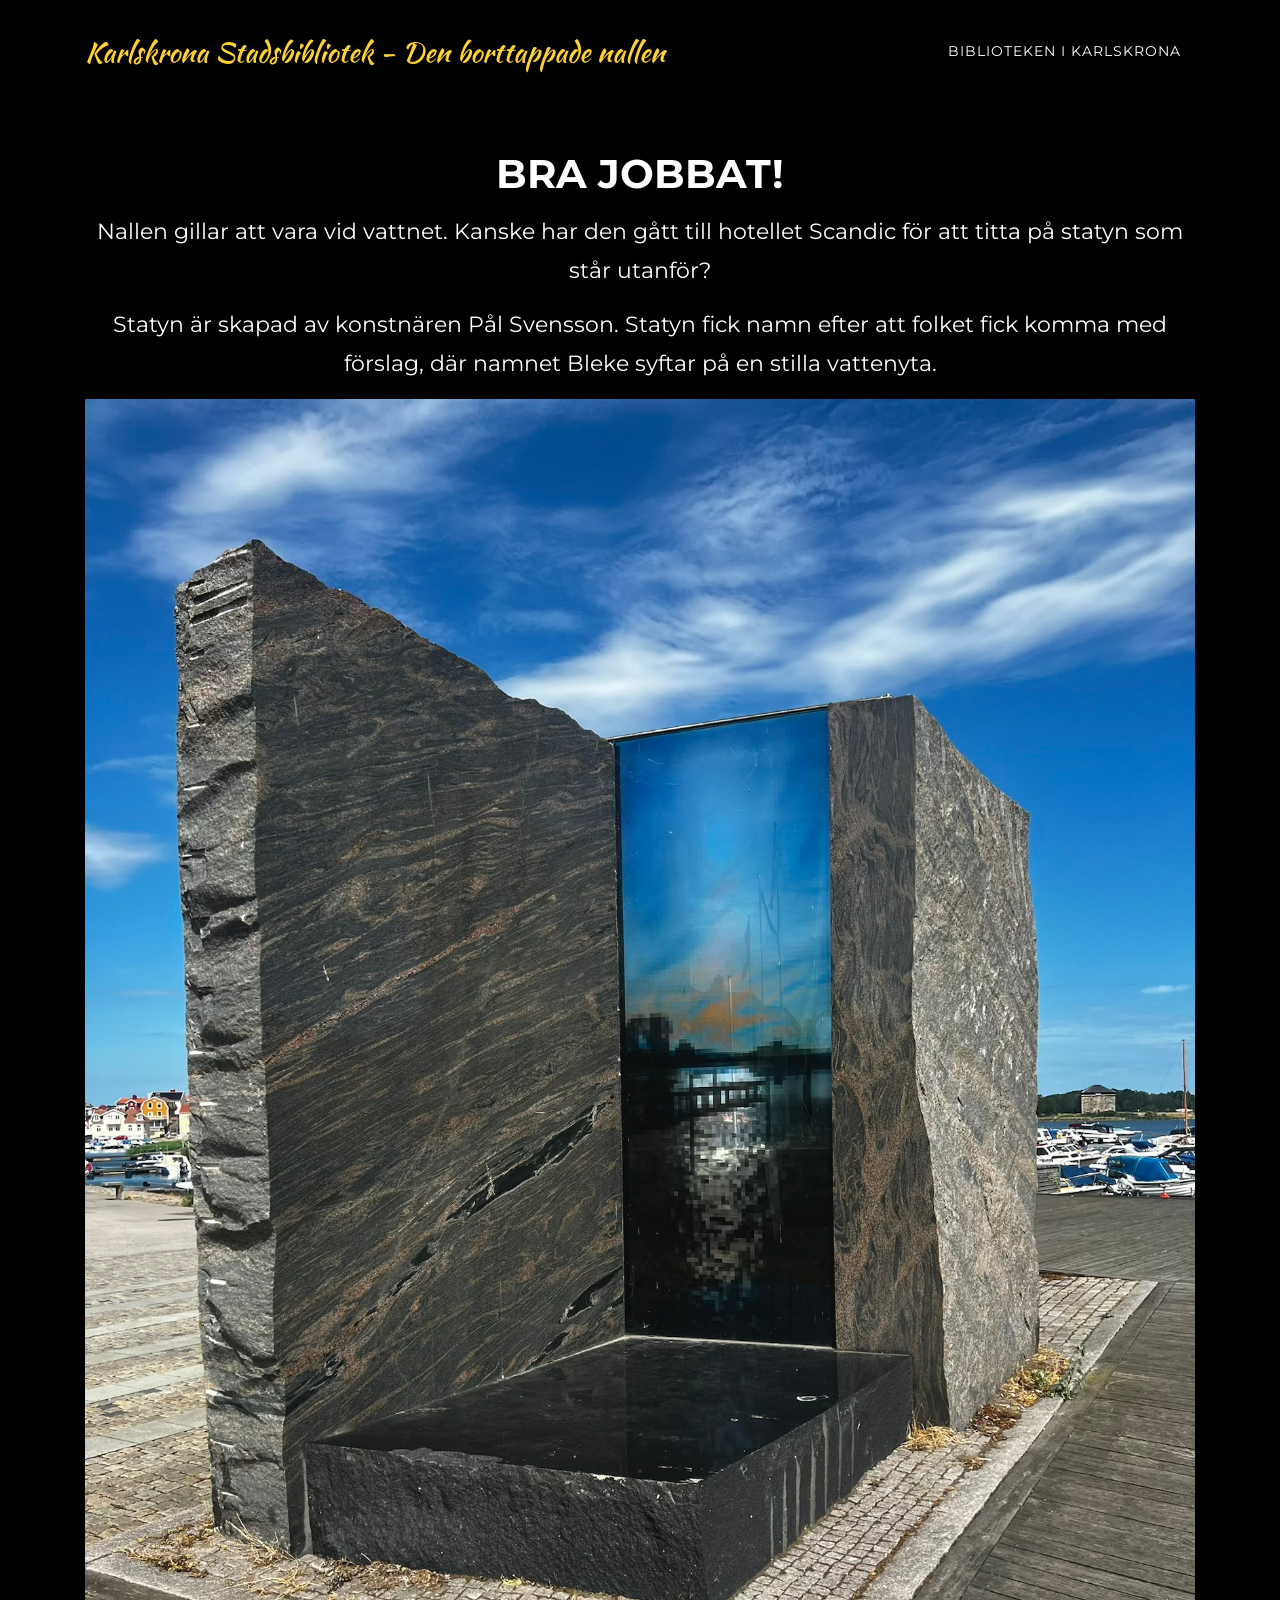
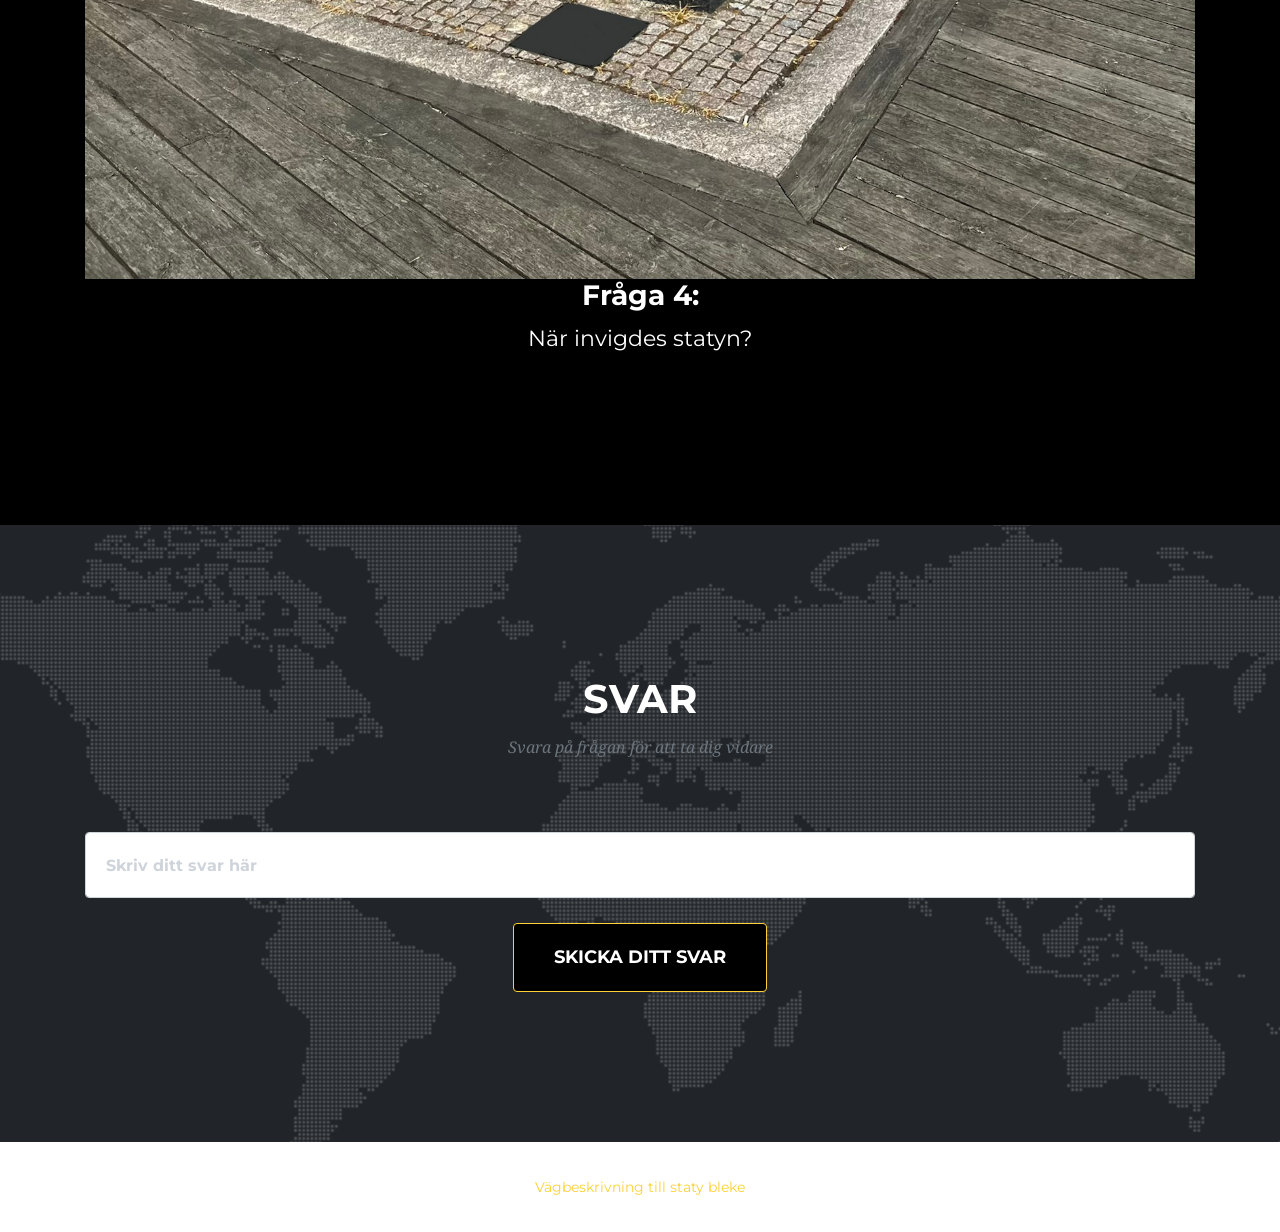
<file: 4.html>
<!--
SKAPA EN EGEN MALLSIDA FÖR UPPDRAG
==========================================================
Nu blir det lite repetition. Den sida hu hintills arbetet med 
introducerade jakten och hade därför lite speciellt innehåll.

Målet med den sida du arbetar med just nu är att skapa en
mall som du sedan kan kopiera till så många uppdrag du behöver.
Du behöver sedan ändra ett saker på varje sida.

1. Beskrivningen av uppdraget.
2. Uppgiftens nummer
3. Vad det rätta svaret är
4. Vilken sida som skall laddas om man svarar rätt.
-->

<!DOCTYPE html>
<html lang="sv">
  <head>
    <meta http-equiv="Content-Type" content="text/html; charset=UTF-8">
    <meta name="viewport" content="width=device-width, initial-scale=1, shrink-to-fit=no">
    <meta name="description" content="">
    <meta name="author" content="">

  <!--
  # Genom att ändra denna informationen nedan kan du ge jakten ett eget namn
  # EX: <title>Ett helt eget namn</title>
  # Informationen visas inte någonstans på webbsidan utan ändrar det namn som 
  # webbsidans flik/tabb har då du du surfar till sidan.
  # 
  -->
    <title>Karlskrona Stadsbibliotek - Teknikjakten</title>

  <!--Filer som berättar hur sidan skall se ut laddas in. Här behöver vi inte ändra något-->
  
    <link href="vendor/bootstrap/css/bootstrap.min.css" rel="stylesheet">
    <link href="vendor/fontawesome-free/css/all.min.css" rel="stylesheet" type="text/css">
    <link href="https://fonts.googleapis.com/css?family=Montserrat:400,700" rel="stylesheet" type="text/css">
    <link href='https://fonts.googleapis.com/css?family=Kaushan+Script' rel='stylesheet' type='text/css'>
    <link href='https://fonts.googleapis.com/css?family=Droid+Serif:400,700,400italic,700italic' rel='stylesheet' type='text/css'>
    <link href='https://fonts.googleapis.com/css?family=Roboto+Slab:400,100,300,700' rel='stylesheet' type='text/css'>
    <link href="css/agency.min.css" rel="stylesheet">
    <link href="css/style.css" rel="stylesheet">
  </head>


  <body id="page-top">
  <!-- Denna del av koden berättar vad menyn skall innehålla -->
    <nav class="navbar navbar-expand-lg navbar-dark fixed-top" id="mainNav">
      <div class="container">
        <a class="navbar-brand js-scroll-trigger" href="#page-top">Karlskrona Stadsbibliotek - Den borttappade nallen</a>

        <button class="navbar-toggler navbar-toggler-right" type="button" data-toggle="collapse" data-target="#navbarResponsive" aria-controls="navbarResponsive" aria-expanded="false" aria-label="Toggle navigation">
          Menu
          <i class="fas fa-bars"></i>
        </button>
        <div class="collapse navbar-collapse" id="navbarResponsive">
          <ul class="navbar-nav text-uppercase ml-auto">
            <li class="nav-item">
              <a class="nav-link js-scroll-trigger" href="https://bibliotek.karlskrona.se">Biblioteken i Karlskrona</a>
            </li> 
            <li class="nav-item">
              
            </li> 

          </ul>
        </div>
      </div>
    </nav>

    <!--SLUT PÅ DELEN SOM BESKRIVER MENYN LÄNGST UPP-->

    <!-- DELEN SOM BESKRIVER FÖRSTA UPPDRAGET STARTAR -->
    <section id="services">
      <div class="container">
        <div class="row">
          <div class="col-lg-12 text-center">
            <!--Sidans största rubrik-->
            <h2 class="section-heading text-uppercase">Bra jobbat!</h2>

            <!--Bakgrunds information-->
           

            <!--Eventuellt återkoppling gällande det tidigare uppdraget-->
            <p> 
            Nallen gillar att vara vid vattnet. Kanske har den gått till hotellet Scandic för att titta på statyn som står utanför?</p>
            <p>Statyn är skapad av konstnären Pål Svensson. Statyn fick namn efter att folket fick komma med förslag, där namnet Bleke syftar på en stilla vattenyta.</p>
<img src="./img/staty bleke.jpeg">
            <!--Uppgiftens nummer-->
            <h3>Fråga 4:</h3>
            <p>När invigdes statyn?</p>
            <!--Vilket är uppdraget?-->
            

            
            <p>
            


            <!--Ibland kanske du vill lägga till en bild i beskrivningen.
            I så fall läger du in bilden i katalogen img.
            Du lägger sedan in följande kod för att berätta att en bild skall visas.
            Men ersätter bildensnamn med det namn din bild och det filformat din bild har.

            EX:
            <img src="./img/bildensnamn.filformat">
            T.ex: <img src="./img/coolbild.jpeg">
            -->
            </p>
          </div>
        </div>
      </div>
    </section>

 
<!-- DELEN DÄR MAN MATAR IN SITT SVAR STARTAR -->
    <section id="contact">
      <div class="container">
        <div class="row">
          <div class="col-lg-12 text-center">
            <h2 class="section-heading text-uppercase">Svar</h2>
            <h3 class="section-subheading text-muted">Svara på frågan för att ta dig vidare</h3>
          </div>
        </div>
        <div class="row">
          <div class="col-lg-12">

      <!--VILKEN SIDA SKALL LADDAS OM MAN SKRIVIT IN RÄTT SVAR
      Du behöver här berätta vilken sida som skall laddas om man löser uppdraget.
      Just nu är det sidan som heter 2.html som skall laddas.
      Om vi istället skulle arbeta med uppdrag 2 just så och ändra i filen 2.html skulle vi då alltså
      istället låta det stå 3.html eftersom det då är den sidan som borde laddas.
      Om detta är sista uppdraget i din jakt skriver du in klar.html

      Vi kan fortsätta på detta viset och lägga till nya sidor tills dess att vi skapat
      så många uppdrag vi vill.
      -->
            <form id="contactForm" name="sentMessage" novalidate="novalidate" 
            action="5.html" 
            onsubmit="return validateForm()" autocomplete="off">
              <div class="row">
                <div class="col-md-12">
                  <div class="form-group">
                    <input class="form-control" id="answer" type="text" placeholder="Skriv ditt svar här" required="required" data-validation-required-message="Rutan får inte vara tom">
                    <p class="help-block text-danger"></p>
                  </div>
                  
                <div class="col-lg-12 text-center">
                  <div id="success"></div>
                  <button id="sendMessageButton" class="btn btn-primary btn-xl text-uppercase" type="submit">Skicka ditt svar</button>
                </div>
              </div>
            
          </div></form>
        </div>
      </div>
    </div></section>

    <!-- DENNA DEL BESKRIVER INFORMATIONEN SOM VISAS LÄNGST NER PÅ SIDAN -->
    <footer>
      <div class="container">
        <div class="row">
          <div class="col-md-12">
            <span class="copyright">
              <a href="https://www.google.com/maps/dir/56.1605178,15.5848663/Statue+''bleke'',+Tross%C3%B6,+Karlskrona">
                Vägbeskrivning till staty bleke
              </a>
            </span>
          </div>
          
        </div>
      </div>
    </footer>

    <!-- Filer som denna mall använder läses in -->
    <script src="vendor/jquery/jquery.min.js"></script>
    <script src="vendor/bootstrap/js/bootstrap.bundle.min.js"></script>
    <script src="vendor/jquery-easing/jquery.easing.min.js"></script>
    <script src="js/agency.min.js"></script>
    <script src="js/agency.min.js"></script>

    <!--I DENNA DEL BERÄTTAR DU VAD SOM ÄR RÄTT SVAR-->
    <script>
    function validateForm() {

      //Det använder skriver i rutan hämtas in och sparas i en variabel som heter answer.
      var answer = document.forms["contactForm"]["answer"].value.toLowerCase();
      
      /*Genom att ändra det som står mellan dessa tecken "" kan du välja vad som är rätt svar 
      Viktigt! Skriv svaret med små bokstäver.

      EX: if (answer == "mittsvar")

      Om man nu skriver in mittsvar i rutan kommer man vidare.
      
      Finns det fler än ett rätt svar? 

      Genom att lägga till följande tecken || (markera texten och kopiera 
      eller tryck alt-gr samtidigt som du trycker på tangenten till höger om shift)
      så kan du lägga till fler alternativ som är rätt.

      EX: Med två räta svar

       if (answer == "svar1" || answer == "svar2" )
      
      EX: Med tre rätta svar

      if (answer == "svar1" || answer == "svar2" answer == "svar3" )

      */

      if (answer == "2010") {
          return true;
      }else{
        document.getElementById("answer").value ="";
        document.getElementById("answer").setAttribute("placeholder","Det var tyvärr fel svar, försök igen!");
        return false;
      }
    }
  </script>

  <!--GRATTIS Du har nu gjort uppdrag nummer tre!
  Du har nu skapat en mall för en uppdragssida att utgå från.
  Vill du t.ex. skapa en teknikjakt med kan du kopiera 
  dokument och döpa kopian till 3.html. Du kan sedan upprepa samma tillvägagångssätt
  fler gånger och du vill skapa en jakt med fler uppdrag.

  3.html

  Du går sedan igenom dessa kopior på samma vis som detta dokument.


  Så avslutar du jakten.

  Du avslutar jakten genom att säga att man skall hamna på sidan
  klar.html om man skriver in rätt svar.

  EX: 
            action="./klar.html" 

  Du hittar fler instruktioner här ovan under delen som heter
  VILKEN SIDA SKALL LADDAS OM SKRIVIT IN RÄTT SVAR
  -->
</body>
</html>
</file>
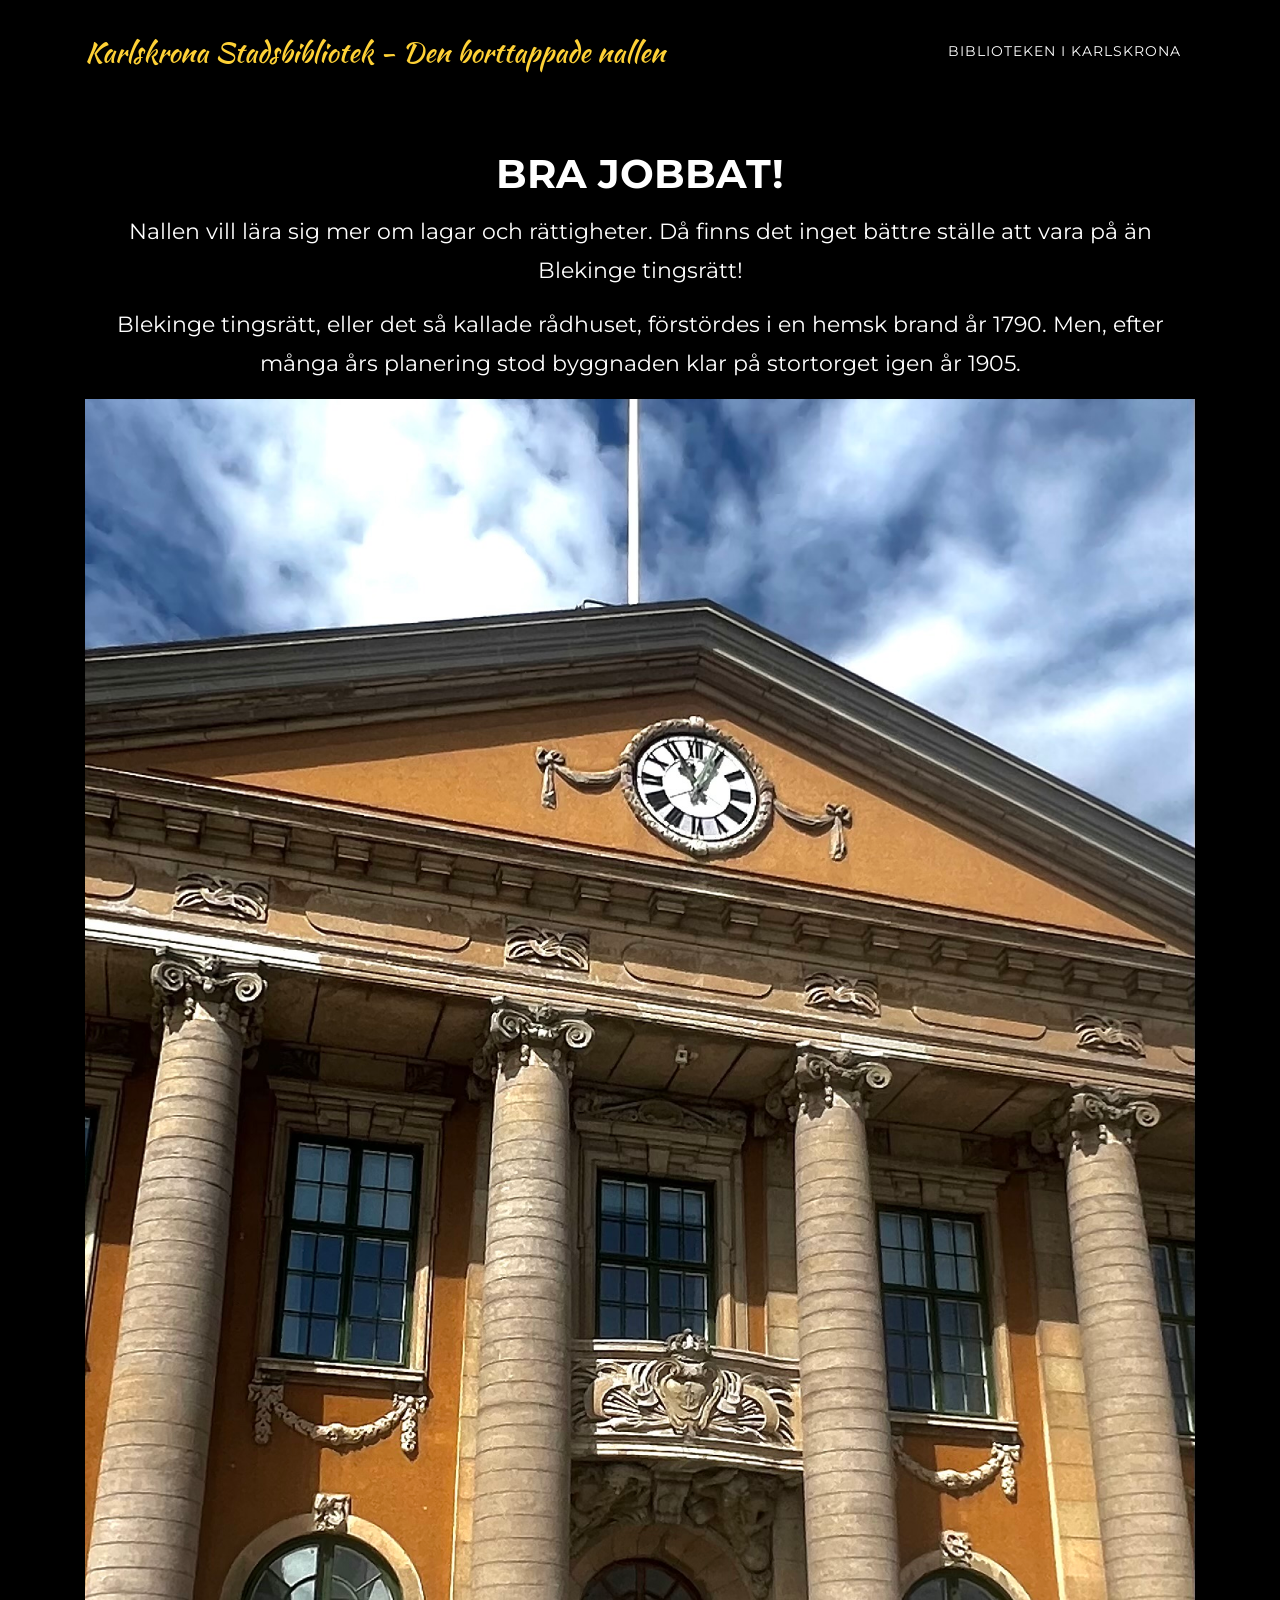
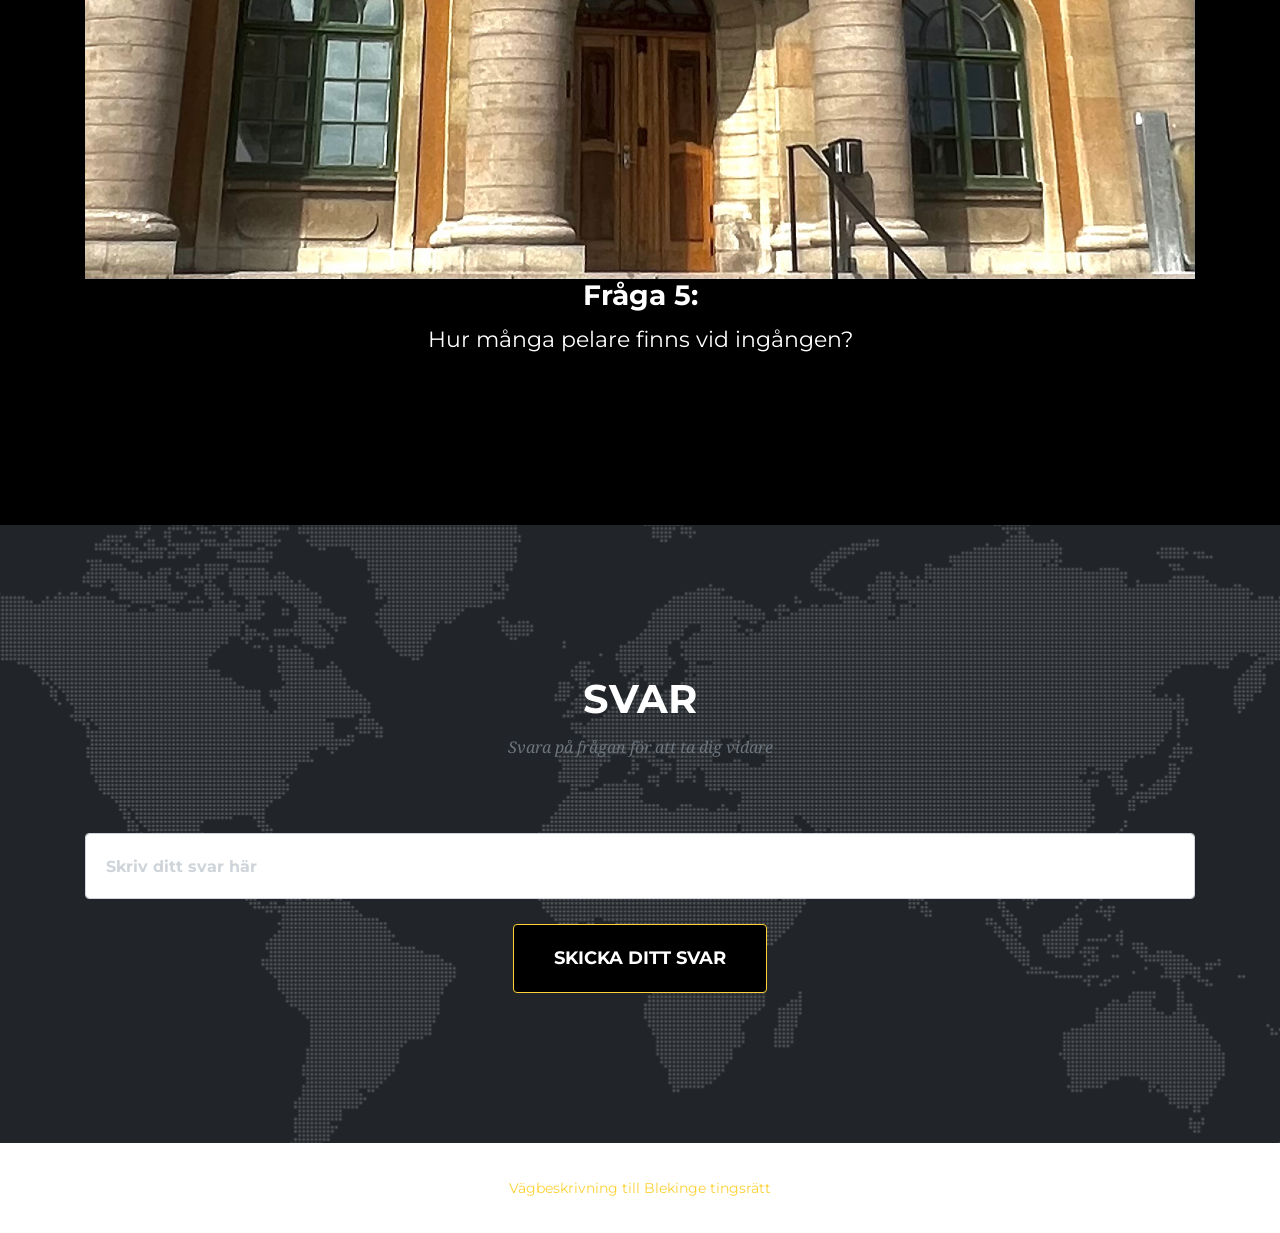
<file: 5.html>
<!--
SKAPA EN EGEN MALLSIDA FÖR UPPDRAG
==========================================================
Nu blir det lite repetition. Den sida hu hintills arbetet med 
introducerade jakten och hade därför lite speciellt innehåll.

Målet med den sida du arbetar med just nu är att skapa en
mall som du sedan kan kopiera till så många uppdrag du behöver.
Du behöver sedan ändra ett saker på varje sida.

1. Beskrivningen av uppdraget.
2. Uppgiftens nummer
3. Vad det rätta svaret är
4. Vilken sida som skall laddas om man svarar rätt.
-->

<!DOCTYPE html>
<html lang="sv">
  <head>
    <meta http-equiv="Content-Type" content="text/html; charset=UTF-8">
    <meta name="viewport" content="width=device-width, initial-scale=1, shrink-to-fit=no">
    <meta name="description" content="">
    <meta name="author" content="">

  <!--
  # Genom att ändra denna informationen nedan kan du ge jakten ett eget namn
  # EX: <title>Ett helt eget namn</title>
  # Informationen visas inte någonstans på webbsidan utan ändrar det namn som 
  # webbsidans flik/tabb har då du du surfar till sidan.
  # 
  -->
    <title>Karlskrona Stadsbibliotek - Teknikjakten</title>

  <!--Filer som berättar hur sidan skall se ut laddas in. Här behöver vi inte ändra något-->
  
    <link href="vendor/bootstrap/css/bootstrap.min.css" rel="stylesheet">
    <link href="vendor/fontawesome-free/css/all.min.css" rel="stylesheet" type="text/css">
    <link href="https://fonts.googleapis.com/css?family=Montserrat:400,700" rel="stylesheet" type="text/css">
    <link href='https://fonts.googleapis.com/css?family=Kaushan+Script' rel='stylesheet' type='text/css'>
    <link href='https://fonts.googleapis.com/css?family=Droid+Serif:400,700,400italic,700italic' rel='stylesheet' type='text/css'>
    <link href='https://fonts.googleapis.com/css?family=Roboto+Slab:400,100,300,700' rel='stylesheet' type='text/css'>
    <link href="css/agency.min.css" rel="stylesheet">
    <link href="css/style.css" rel="stylesheet">
  </head>


  <body id="page-top">
  <!-- Denna del av koden berättar vad menyn skall innehålla -->
    <nav class="navbar navbar-expand-lg navbar-dark fixed-top" id="mainNav">
      <div class="container">
        <a class="navbar-brand js-scroll-trigger" href="#page-top">Karlskrona Stadsbibliotek - Den borttappade nallen</a>

        <button class="navbar-toggler navbar-toggler-right" type="button" data-toggle="collapse" data-target="#navbarResponsive" aria-controls="navbarResponsive" aria-expanded="false" aria-label="Toggle navigation">
          Menu
          <i class="fas fa-bars"></i>
        </button>
        <div class="collapse navbar-collapse" id="navbarResponsive">
          <ul class="navbar-nav text-uppercase ml-auto">
            <li class="nav-item">
              <a class="nav-link js-scroll-trigger" href="https://bibliotek.karlskrona.se">Biblioteken i Karlskrona</a>
            </li> 
            <li class="nav-item">
              
            </li> 

          </ul>
        </div>
      </div>
    </nav>

    <!--SLUT PÅ DELEN SOM BESKRIVER MENYN LÄNGST UPP-->

    <!-- DELEN SOM BESKRIVER FÖRSTA UPPDRAGET STARTAR -->
    <section id="services">
      <div class="container">
        <div class="row">
          <div class="col-lg-12 text-center">
            <!--Sidans största rubrik-->
            <h2 class="section-heading text-uppercase">Bra jobbat!</h2>

            <!--Bakgrunds information-->
           

            <!--Eventuellt återkoppling gällande det tidigare uppdraget-->
            <p> Nallen vill lära sig mer om lagar och rättigheter. Då finns det inget bättre ställe att vara på än Blekinge tingsrätt!</p>

            <p>Blekinge tingsrätt, eller det så kallade rådhuset, förstördes i en hemsk brand år 1790. Men, efter många års planering stod byggnaden klar på stortorget igen år 1905.</p>

            <img src="./img/tingsratten.jpeg">

            <!--Uppgiftens nummer-->
            <h3>Fråga 5: </h3>
              <p>Hur många pelare finns vid ingången?</p>
            <!--Vilket är uppdraget?-->
            

            <p>
            


            <!--Ibland kanske du vill lägga till en bild i beskrivningen.
            I så fall läger du in bilden i katalogen img.
            Du lägger sedan in följande kod för att berätta att en bild skall visas.
            Men ersätter bildensnamn med det namn din bild och det filformat din bild har.

            EX:
            <img src="./img/bildensnamn.filformat">
            T.ex: <img src="./img/coolbild.jpeg">
            -->
            </p>
          </div>
        </div>
      </div>
    </section>

 
<!-- DELEN DÄR MAN MATAR IN SITT SVAR STARTAR -->
    <section id="contact">
      <div class="container">
        <div class="row">
          <div class="col-lg-12 text-center">
            <h2 class="section-heading text-uppercase">Svar</h2>
            <h3 class="section-subheading text-muted">Svara på frågan för att ta dig vidare</h3>
          </div>
        </div>
        <div class="row">
          <div class="col-lg-12">

      <!--VILKEN SIDA SKALL LADDAS OM MAN SKRIVIT IN RÄTT SVAR
      Du behöver här berätta vilken sida som skall laddas om man löser uppdraget.
      Just nu är det sidan som heter 2.html som skall laddas.
      Om vi istället skulle arbeta med uppdrag 2 just så och ändra i filen 2.html skulle vi då alltså
      istället låta det stå 3.html eftersom det då är den sidan som borde laddas.
      Om detta är sista uppdraget i din jakt skriver du in klar.html

      Vi kan fortsätta på detta viset och lägga till nya sidor tills dess att vi skapat
      så många uppdrag vi vill.
      -->
            <form id="contactForm" name="sentMessage" novalidate="novalidate" 
            action="klar.html" 
            onsubmit="return validateForm()" autocomplete="off">
              <div class="row">
                <div class="col-md-12">
                  <div class="form-group">
                    <input class="form-control" id="answer" type="text" placeholder="Skriv ditt svar här" required="required" data-validation-required-message="Rutan får inte vara tom">
                    <p class="help-block text-danger"></p>
                  </div>
                  
                <div class="col-lg-12 text-center">
                  <div id="success"></div>
                  <button id="sendMessageButton" class="btn btn-primary btn-xl text-uppercase" type="submit">Skicka ditt svar</button>
                </div>
              </div>
            
          </div></form>
        </div>
      </div>
    </div></section>

    <!-- DENNA DEL BESKRIVER INFORMATIONEN SOM VISAS LÄNGST NER PÅ SIDAN -->
    <footer>
      <div class="container">
        <div class="row">
          <div class="col-md-12">
            <span class="copyright">
              <a href="https://www.google.com/maps/dir/56.1605178,15.5848663/Blekinge+tingsr%C3%A4tt,+Stortorget,+371+31+Karlskrona/">
                Vägbeskrivning till Blekinge tingsrätt
              </a>
            </span>
          </div>
          
        </div>
      </div>
    </footer>

    <!-- Filer som denna mall använder läses in -->
    <script src="vendor/jquery/jquery.min.js"></script>
    <script src="vendor/bootstrap/js/bootstrap.bundle.min.js"></script>
    <script src="vendor/jquery-easing/jquery.easing.min.js"></script>
    <script src="js/agency.min.js"></script>
    <script src="js/agency.min.js"></script>

    <!--I DENNA DEL BERÄTTAR DU VAD SOM ÄR RÄTT SVAR-->
    <script>
    function validateForm() {

      //Det använder skriver i rutan hämtas in och sparas i en variabel som heter answer.
      var answer = document.forms["contactForm"]["answer"].value.toLowerCase();
      
      /*Genom att ändra det som står mellan dessa tecken "" kan du välja vad som är rätt svar 
      Viktigt! Skriv svaret med små bokstäver.

      EX: if (answer == "mittsvar")

      Om man nu skriver in mittsvar i rutan kommer man vidare.
      
      Finns det fler än ett rätt svar? 

      Genom att lägga till följande tecken || (markera texten och kopiera 
      eller tryck alt-gr samtidigt som du trycker på tangenten till höger om shift)
      så kan du lägga till fler alternativ som är rätt.

      EX: Med två räta svar

       if (answer == "svar1" || answer == "svar2" )
      
      EX: Med tre rätta svar

      if (answer == "svar1" || answer == "svar2" answer == "svar3" )

      */

      if (answer == "6") {
          return true;
      }else{
        document.getElementById("answer").value ="";
        document.getElementById("answer").setAttribute("placeholder","Det var tyvärr fel svar, försök igen!");
        return false;
      }
    }
  </script>

  <!--GRATTIS Du har nu gjort uppdrag nummer tre!
  Du har nu skapat en mall för en uppdragssida att utgå från.
  Vill du t.ex. skapa en teknikjakt med kan du kopiera 
  dokument och döpa kopian till 3.html. Du kan sedan upprepa samma tillvägagångssätt
  fler gånger och du vill skapa en jakt med fler uppdrag.

  3.html

  Du går sedan igenom dessa kopior på samma vis som detta dokument.


  Så avslutar du jakten.

  Du avslutar jakten genom att säga att man skall hamna på sidan
  klar.html om man skriver in rätt svar.

  EX: 
            action="./klar.html" 

  Du hittar fler instruktioner här ovan under delen som heter
  VILKEN SIDA SKALL LADDAS OM SKRIVIT IN RÄTT SVAR
  -->
</body>
</html>
</file>
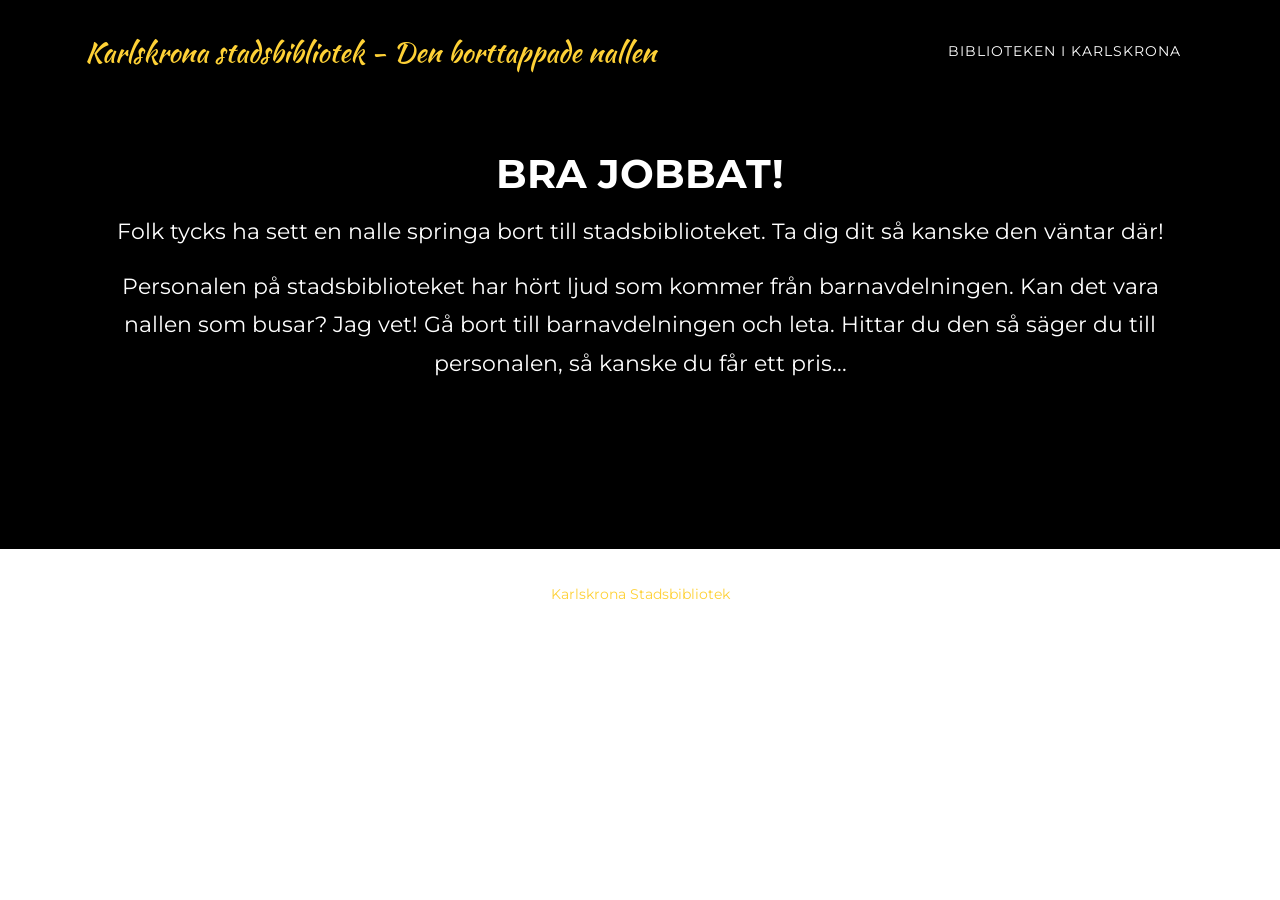
<file: klar.html>
﻿<!DOCTYPE html>
<!--
AVSLUTA DIN TEKNIKJAKT
==========================================================
Nu blir det också repetition. Vissa delar behöver du fylla i igen.
Du kommer sedan att få skriva in den text som visas då deltagaren klarat jakten.
-->
<html lang="sv">
  <head>
    <meta charset="utf-8">
    <meta name="viewport" content="width=device-width, initial-scale=1, shrink-to-fit=no">
    <meta name="description" content="">
    <meta name="author" content="">

    <!--
    # Genom att ändra denna informationen nedan kan du ge jakten ett eget namn
    # EX: <title>Ett helt eget namn</title>
    # Informationen visas inte någonstans på webbsidan utan ändrar det namn som 
    # webbsidans flik/tabb har då du du surfar till sidan.
    # 
    -->
    <title>Karlskrona Stadsbibliotek - Teknikjakten</title>

  <!--Filer som berättar hur sidan skall se ut laddas in. Här behöver vi inte ändra något-->
  
    <link href="vendor/bootstrap/css/bootstrap.min.css" rel="stylesheet">
    <link href="vendor/fontawesome-free/css/all.min.css" rel="stylesheet" type="text/css">
    <link href="https://fonts.googleapis.com/css?family=Montserrat:400,700" rel="stylesheet" type="text/css">
    <link href='https://fonts.googleapis.com/css?family=Kaushan+Script' rel='stylesheet' type='text/css'>
    <link href='https://fonts.googleapis.com/css?family=Droid+Serif:400,700,400italic,700italic' rel='stylesheet' type='text/css'>
    <link href='https://fonts.googleapis.com/css?family=Roboto+Slab:400,100,300,700' rel='stylesheet' type='text/css'>
    <link href="css/agency.min.css" rel="stylesheet">
    <link href="css/style.css" rel="stylesheet">
  </head>


  <body id="page-top">
  <!-- Denna del av koden berättar vad menyn skall innehålla -->
    <nav class="navbar navbar-expand-lg navbar-dark fixed-top" id="mainNav">
      <div class="container">
        <a class="navbar-brand js-scroll-trigger" href="#page-top">Karlskrona stadsbibliotek - Den borttappade nallen</a>
        <button class="navbar-toggler navbar-toggler-right" type="button" data-toggle="collapse" data-target="#navbarResponsive" aria-controls="navbarResponsive" aria-expanded="false" aria-label="Toggle navigation">
          Menu
          <i class="fas fa-bars"></i>
        </button>
        <div class="collapse navbar-collapse" id="navbarResponsive">
          <ul class="navbar-nav text-uppercase ml-auto">
            <li class="nav-item">
              <a class="nav-link js-scroll-trigger" href="https://bibliotek.karlskrona.se">Biblioteken i Karlskrona</a>
            </li> 
            <li class="nav-item">
              
            </li> 

          </ul>
        </div>
      </div>
    </nav>

    <!--SLUT PÅ DELEN SOM BESKRIVER MENYN LÄNGST UPP-->
    
    <!--HÄR SKRIVER DU IN TEXTEN SOM VISAS NÄR DELTAGAREN HAR KLARAT JAKTEN-->
    <section id="services">
      <div class="container">
        <div class="row">
          <div class="col-lg-12 text-center">
            <h2 class="section-heading text-uppercase">Bra jobbat!</h2>

            <p>
              Folk tycks ha sett en nalle springa bort till stadsbiblioteket. Ta dig dit så kanske den väntar där! </p>
            <p>Personalen på stadsbiblioteket har hört ljud som kommer från barnavdelningen. Kan det vara nallen som busar? Jag vet! Gå bort till barnavdelningen och leta. Hittar du den så säger du till personalen, så kanske du får ett pris...</p>
          </div>
        </div>
      </div>
    </section>

        <!-- Footer -->
    <footer>
      <div class="container">
        <div class="row">
          <div class="col-md-12">
            <span class="copyright">
              <a href="https://www.google.com/maps/dir/56.1605178,15.5848663/Karlskrona+stadsbibliotek,+Stortorget+15">
                  Karlskrona Stadsbibliotek
              </a>
            </span>
          </div>
          
        </div>
      </div>
    </footer>



    <script src="vendor/jquery/jquery.min.js"></script>
    <script src="vendor/bootstrap/js/bootstrap.bundle.min.js"></script>
    <script src="vendor/jquery-easing/jquery.easing.min.js"></script>
    <script src="js/agency.min.js"></script>
    <script src="js/agency.min.js"></script>

  </body>
  </html>
</file>
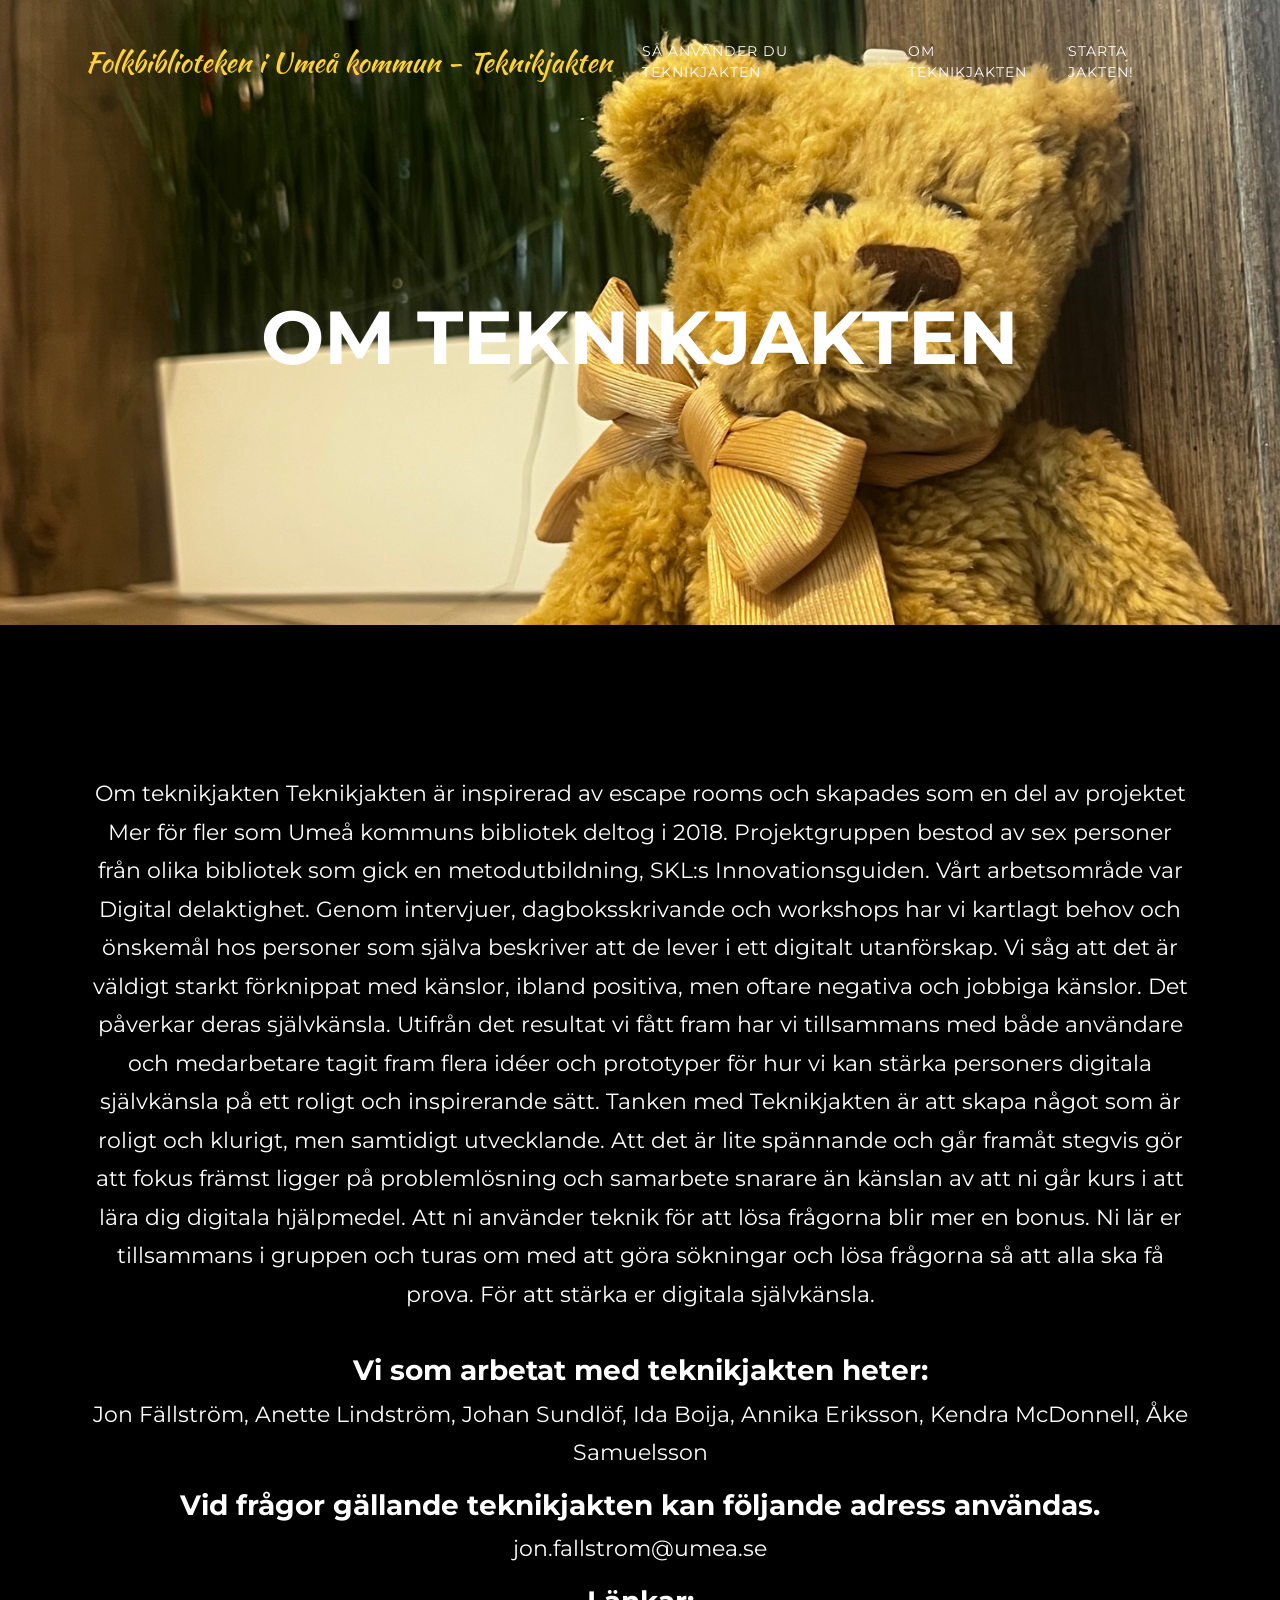
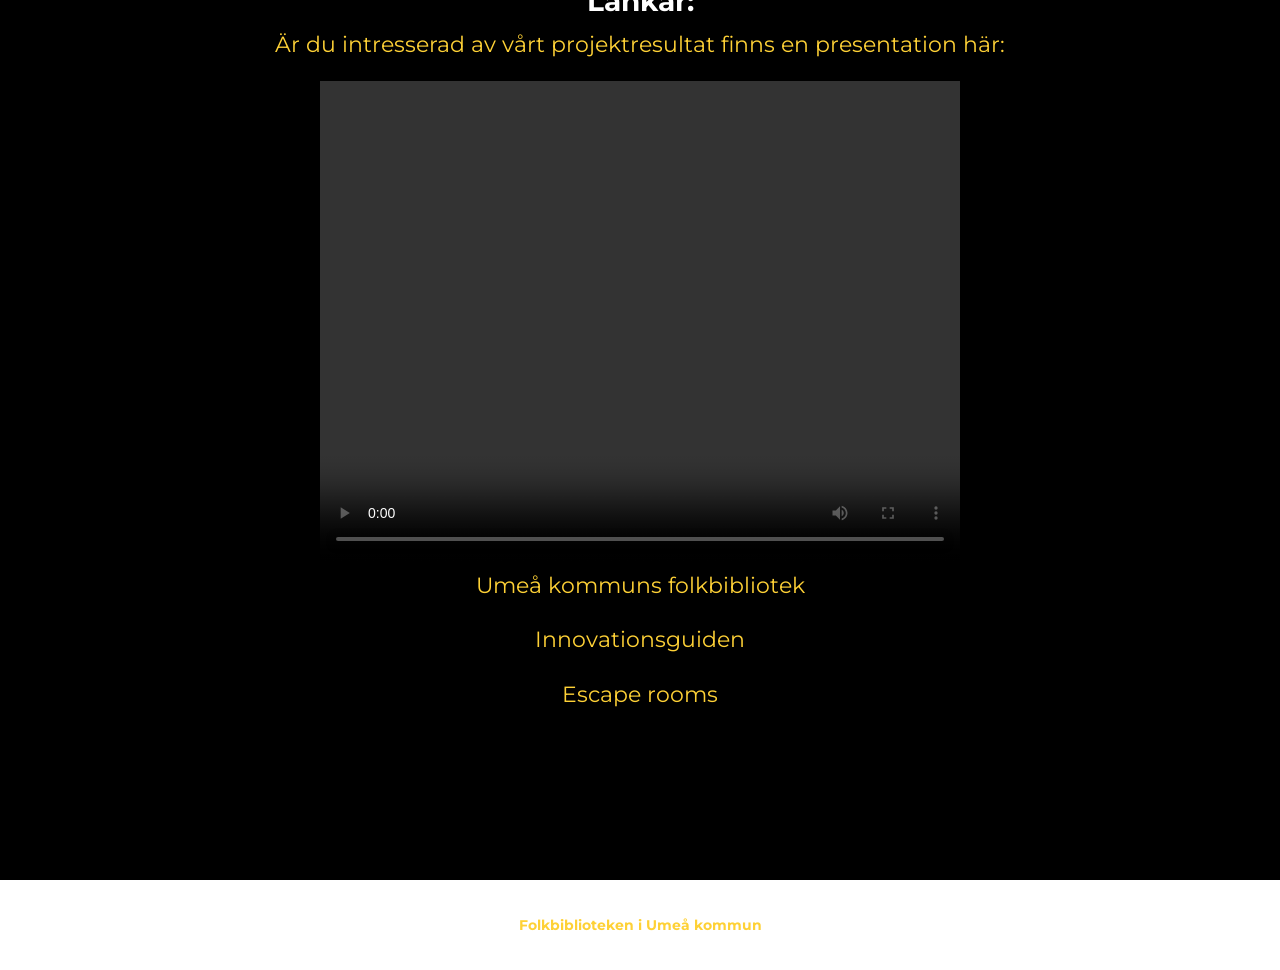
<file: omoss.html>
<!DOCTYPE html>
<html lang="sv">

  <head>

    <meta charset="utf-8">
    <meta name="viewport" content="width=device-width, initial-scale=1, shrink-to-fit=no">
    <meta name="description" content="">
    <meta name="author" content="">

    <title>Teknikjakten</title>

    <!-- Bootstrap core CSS -->
    <link href="vendor/bootstrap/css/bootstrap.min.css" rel="stylesheet">

    <!-- Custom fonts for this template -->
    <link href="vendor/fontawesome-free/css/all.min.css" rel="stylesheet" type="text/css">
    <link href="https://fonts.googleapis.com/css?family=Montserrat:400,700" rel="stylesheet" type="text/css">
    <link href='https://fonts.googleapis.com/css?family=Kaushan+Script' rel='stylesheet' type='text/css'>
    <link href='https://fonts.googleapis.com/css?family=Droid+Serif:400,700,400italic,700italic' rel='stylesheet' type='text/css'>
    <link href='https://fonts.googleapis.com/css?family=Roboto+Slab:400,100,300,700' rel='stylesheet' type='text/css'>

    <!-- Custom styles for this template -->
    <link href="css/agency.min.css" rel="stylesheet">
    <!--User stylesheet-->
    <link href="css/style.css" rel="stylesheet">

  </head>

  <script>

  function validateForm() {
    var x = document.forms["contactForm"]["answer"].value;
    x = x.toUpperCase();

    if (x == "SÄPO") {
        return true;
    }else{
      document.getElementById("answer").value ="";
      document.getElementById("answer").setAttribute("placeholder","Det var tyvärr fel svar, försök igen!");
      return false;
    }
  }

  </script>

  <body id="page-top">

    <!-- Navigation -->
    <nav class="navbar navbar-expand-lg navbar-dark fixed-top" id="mainNav">
      <div class="container">
        <a class="navbar-brand js-scroll-trigger" href="#page-top">Folkbiblioteken i Umeå kommun - Teknikjakten</a>
        <button class="navbar-toggler navbar-toggler-right" type="button" data-toggle="collapse" data-target="#navbarResponsive" aria-controls="navbarResponsive" aria-expanded="false" aria-label="Toggle navigation">
          Menu
          <i class="fas fa-bars"></i>
        </button>
        <div class="collapse navbar-collapse" id="navbarResponsive">
          <ul class="navbar-nav text-uppercase ml-auto">
            <li class="nav-item">
              <a class="nav-link js-scroll-trigger" href="./om.html">Så använder du
             teknikjakten</a>
            </li>
            <li class="nav-item">
              <a class="nav-link js-scroll-trigger" href="./omoss.html">Om teknikjakten</a>
            </li> 
            <li class="nav-item">
              <a class="nav-link js-scroll-trigger" href="./index.html">Starta jakten!</a>
            </li> 

  
          </ul>
        </div>
      </div>
    </nav>

    <!-- Header -->
    <header class="masthead">
      <div class="container">
        <div class="intro-text">
        <div class="intro-heading text-uppercase">Om Teknikjakten</div>
         
      </div>
    </header>
    
    <!-- Part 1 -->
    <section id="services">
      <div class="container">
        <div class="row">
          <div class="col-lg-12 text-center">

          <p>
            Om teknikjakten
            Teknikjakten är inspirerad av escape rooms och skapades som en del av projektet Mer för fler som Umeå kommuns bibliotek deltog i 2018. Projektgruppen bestod av sex personer från olika bibliotek som gick en metodutbildning, SKL:s Innovationsguiden. Vårt arbetsområde var Digital delaktighet.
            Genom intervjuer, dagboksskrivande och workshops har vi kartlagt behov och önskemål hos personer som själva beskriver att de lever i ett digitalt utanförskap. Vi såg att det är väldigt starkt förknippat med känslor, ibland positiva, men oftare negativa och jobbiga känslor. Det påverkar deras självkänsla.
            Utifrån det resultat vi fått fram har vi tillsammans med både användare och medarbetare tagit fram flera idéer och prototyper för hur vi kan stärka personers digitala självkänsla på ett roligt och inspirerande sätt.
            Tanken med Teknikjakten är att skapa något som är roligt och klurigt, men samtidigt utvecklande. Att det är lite spännande och går framåt stegvis gör att fokus främst ligger på problemlösning och samarbete snarare än känslan av att ni går kurs i att lära dig digitala hjälpmedel. 
            Att ni använder teknik för att lösa frågorna blir mer en bonus. Ni lär er tillsammans i gruppen och turas om med att göra sökningar och lösa frågorna så att alla ska få prova. För att stärka er digitala självkänsla.
          </p>
          <br />

          <h3>Vi som arbetat med teknikjakten heter:</h3>
          <p>Jon Fällström, Anette Lindström, Johan Sundlöf, Ida Boija, Annika Eriksson, Kendra McDonnell, Åke Samuelsson

          <h3>Vid frågor gällande teknikjakten kan följande adress användas.</h3>
         <p>jon.fallstrom@umea.se</p>

          






          <h3>Länkar:</h3>

          <p>
          <a href="https://www.dropbox.com/sh/c76x6hvlncchc6c/AAD6TPsBvyo_CyGC1xyCT3v0a/Mer_for_fler%20OMG%203/WS%203/Presentationer/FILM%20Mer%20f%C3%B6r%20fler%20-%20Digital%20delaktighet%20Ume%C3%A5.mp4?dl=0&raw=1">Är du intresserad av vårt projektresultat finns en presentation här:</a>
          </p>
          <video width="640" height="480" controls>
            <source src="https://www.dropbox.com/sh/c76x6hvlncchc6c/AAD6TPsBvyo_CyGC1xyCT3v0a/Mer_for_fler%20OMG%203/WS%203/Presentationer/FILM%20Mer%20f%C3%B6r%20fler%20-%20Digital%20delaktighet%20Ume%C3%A5.mp4?dl=0&raw=1" type="video/mp4">
            Your browser does not support the video tag.
        </video>

        <p>
        <a href="http://www.umea.se/umeakommun/kulturochfritid/bibliotek.4.4ad27aa912e4d856fb180001056.html">Umeå kommuns folkbibliotek </a>
        </p>

        
        <p>
        <a href="http://innovationsguiden.se/">Innovationsguiden</a>
        </p>

          <p>
        <a href="https://en.wikipedia.org/wiki/Escape_room">Escape rooms</a>
        </p>



        



          
              

          </div>
        </div>
      </div>
    </section>
   


    <!-- Footer -->
    <footer>
      <div class="container">
        <div class="row">
          <div class="col-md-12">
            <span class="copyright">
              <a href="http://www.umea.se/umeakommun/kulturochfritid/bibliotek.4.4ad27aa912e4d856fb180001056.html" style="font-weight: bold">
                  Folkbiblioteken i Umeå kommun
              </a>
            </span>
          </div>
          
        </div>
      </div>
    </footer>



    <!-- Bootstrap core JavaScript -->
    <script src="vendor/jquery/jquery.min.js"></script>
    <script src="vendor/bootstrap/js/bootstrap.bundle.min.js"></script>

    <!-- Plugin JavaScript -->
    <script src="vendor/jquery-easing/jquery.easing.min.js"></script>

    <!-- Contact form JavaScript 
    <script src="js/jqBootstrapValidation.js"></script>
    <script src="js/contact_me.js"></script>
    -->

    <!-- Custom scripts for this template -->
    <script src="js/agency.min.js"></script>
    <script src="js/agency.min.js"></script>


  </body>

</html>
</file>
<file: css/style.css>
.btn-primary{
	background-color: black;
}

#services{
	background-color: black;
	color: white;
}

p{
	font-family: 'Montserrat', sans-serif;
	font-size: 22px;
}

#services img{
	max-width: 100%;
}

header.masthead {
    background-image: url("../img/nalle.jpeg");
}
</file>
<file: vendor/fontawesome-free/css/all.min.css>
/*!
 * Font Awesome Free 5.3.1 by @fontawesome - https://fontawesome.com
 * License - https://fontawesome.com/license/free (Icons: CC BY 4.0, Fonts: SIL OFL 1.1, Code: MIT License)
 */
.fa,.fab,.fal,.far,.fas{-moz-osx-font-smoothing:grayscale;-webkit-font-smoothing:antialiased;display:inline-block;font-style:normal;font-variant:normal;text-rendering:auto;line-height:1}.fa-lg{font-size:1.33333em;line-height:.75em;vertical-align:-.0667em}.fa-xs{font-size:.75em}.fa-sm{font-size:.875em}.fa-1x{font-size:1em}.fa-2x{font-size:2em}.fa-3x{font-size:3em}.fa-4x{font-size:4em}.fa-5x{font-size:5em}.fa-6x{font-size:6em}.fa-7x{font-size:7em}.fa-8x{font-size:8em}.fa-9x{font-size:9em}.fa-10x{font-size:10em}.fa-fw{text-align:center;width:1.25em}.fa-ul{list-style-type:none;margin-left:2.5em;padding-left:0}.fa-ul>li{position:relative}.fa-li{left:-2em;position:absolute;text-align:center;width:2em;line-height:inherit}.fa-border{border:.08em solid #eee;border-radius:.1em;padding:.2em .25em .15em}.fa-pull-left{float:left}.fa-pull-right{float:right}.fa.fa-pull-left,.fab.fa-pull-left,.fal.fa-pull-left,.far.fa-pull-left,.fas.fa-pull-left{margin-right:.3em}.fa.fa-pull-right,.fab.fa-pull-right,.fal.fa-pull-right,.far.fa-pull-right,.fas.fa-pull-right{margin-left:.3em}.fa-spin{animation:fa-spin 2s infinite linear}.fa-pulse{animation:fa-spin 1s infinite steps(8)}@keyframes fa-spin{0%{transform:rotate(0deg)}to{transform:rotate(1turn)}}.fa-rotate-90{-ms-filter:"progid:DXImageTransform.Microsoft.BasicImage(rotation=1)";transform:rotate(90deg)}.fa-rotate-180{-ms-filter:"progid:DXImageTransform.Microsoft.BasicImage(rotation=2)";transform:rotate(180deg)}.fa-rotate-270{-ms-filter:"progid:DXImageTransform.Microsoft.BasicImage(rotation=3)";transform:rotate(270deg)}.fa-flip-horizontal{-ms-filter:"progid:DXImageTransform.Microsoft.BasicImage(rotation=0, mirror=1)";transform:scaleX(-1)}.fa-flip-vertical{transform:scaleY(-1)}.fa-flip-horizontal.fa-flip-vertical,.fa-flip-vertical{-ms-filter:"progid:DXImageTransform.Microsoft.BasicImage(rotation=2, mirror=1)"}.fa-flip-horizontal.fa-flip-vertical{transform:scale(-1)}:root .fa-flip-horizontal,:root .fa-flip-vertical,:root .fa-rotate-90,:root .fa-rotate-180,:root .fa-rotate-270{-webkit-filter:none;filter:none}.fa-stack{display:inline-block;height:2em;line-height:2em;position:relative;vertical-align:middle;width:2em}.fa-stack-1x,.fa-stack-2x{left:0;position:absolute;text-align:center;width:100%}.fa-stack-1x{line-height:inherit}.fa-stack-2x{font-size:2em}.fa-inverse{color:#fff}.fa-500px:before{content:"\f26e"}.fa-accessible-icon:before{content:"\f368"}.fa-accusoft:before{content:"\f369"}.fa-ad:before{content:"\f641"}.fa-address-book:before{content:"\f2b9"}.fa-address-card:before{content:"\f2bb"}.fa-adjust:before{content:"\f042"}.fa-adn:before{content:"\f170"}.fa-adversal:before{content:"\f36a"}.fa-affiliatetheme:before{content:"\f36b"}.fa-air-freshener:before{content:"\f5d0"}.fa-algolia:before{content:"\f36c"}.fa-align-center:before{content:"\f037"}.fa-align-justify:before{content:"\f039"}.fa-align-left:before{content:"\f036"}.fa-align-right:before{content:"\f038"}.fa-alipay:before{content:"\f642"}.fa-allergies:before{content:"\f461"}.fa-amazon:before{content:"\f270"}.fa-amazon-pay:before{content:"\f42c"}.fa-ambulance:before{content:"\f0f9"}.fa-american-sign-language-interpreting:before{content:"\f2a3"}.fa-amilia:before{content:"\f36d"}.fa-anchor:before{content:"\f13d"}.fa-android:before{content:"\f17b"}.fa-angellist:before{content:"\f209"}.fa-angle-double-down:before{content:"\f103"}.fa-angle-double-left:before{content:"\f100"}.fa-angle-double-right:before{content:"\f101"}.fa-angle-double-up:before{content:"\f102"}.fa-angle-down:before{content:"\f107"}.fa-angle-left:before{content:"\f104"}.fa-angle-right:before{content:"\f105"}.fa-angle-up:before{content:"\f106"}.fa-angry:before{content:"\f556"}.fa-angrycreative:before{content:"\f36e"}.fa-angular:before{content:"\f420"}.fa-ankh:before{content:"\f644"}.fa-app-store:before{content:"\f36f"}.fa-app-store-ios:before{content:"\f370"}.fa-apper:before{content:"\f371"}.fa-apple:before{content:"\f179"}.fa-apple-alt:before{content:"\f5d1"}.fa-apple-pay:before{content:"\f415"}.fa-archive:before{content:"\f187"}.fa-archway:before{content:"\f557"}.fa-arrow-alt-circle-down:before{content:"\f358"}.fa-arrow-alt-circle-left:before{content:"\f359"}.fa-arrow-alt-circle-right:before{content:"\f35a"}.fa-arrow-alt-circle-up:before{content:"\f35b"}.fa-arrow-circle-down:before{content:"\f0ab"}.fa-arrow-circle-left:before{content:"\f0a8"}.fa-arrow-circle-right:before{content:"\f0a9"}.fa-arrow-circle-up:before{content:"\f0aa"}.fa-arrow-down:before{content:"\f063"}.fa-arrow-left:before{content:"\f060"}.fa-arrow-right:before{content:"\f061"}.fa-arrow-up:before{content:"\f062"}.fa-arrows-alt:before{content:"\f0b2"}.fa-arrows-alt-h:before{content:"\f337"}.fa-arrows-alt-v:before{content:"\f338"}.fa-assistive-listening-systems:before{content:"\f2a2"}.fa-asterisk:before{content:"\f069"}.fa-asymmetrik:before{content:"\f372"}.fa-at:before{content:"\f1fa"}.fa-atlas:before{content:"\f558"}.fa-atom:before{content:"\f5d2"}.fa-audible:before{content:"\f373"}.fa-audio-description:before{content:"\f29e"}.fa-autoprefixer:before{content:"\f41c"}.fa-avianex:before{content:"\f374"}.fa-aviato:before{content:"\f421"}.fa-award:before{content:"\f559"}.fa-aws:before{content:"\f375"}.fa-backspace:before{content:"\f55a"}.fa-backward:before{content:"\f04a"}.fa-balance-scale:before{content:"\f24e"}.fa-ban:before{content:"\f05e"}.fa-band-aid:before{content:"\f462"}.fa-bandcamp:before{content:"\f2d5"}.fa-barcode:before{content:"\f02a"}.fa-bars:before{content:"\f0c9"}.fa-baseball-ball:before{content:"\f433"}.fa-basketball-ball:before{content:"\f434"}.fa-bath:before{content:"\f2cd"}.fa-battery-empty:before{content:"\f244"}.fa-battery-full:before{content:"\f240"}.fa-battery-half:before{content:"\f242"}.fa-battery-quarter:before{content:"\f243"}.fa-battery-three-quarters:before{content:"\f241"}.fa-bed:before{content:"\f236"}.fa-beer:before{content:"\f0fc"}.fa-behance:before{content:"\f1b4"}.fa-behance-square:before{content:"\f1b5"}.fa-bell:before{content:"\f0f3"}.fa-bell-slash:before{content:"\f1f6"}.fa-bezier-curve:before{content:"\f55b"}.fa-bible:before{content:"\f647"}.fa-bicycle:before{content:"\f206"}.fa-bimobject:before{content:"\f378"}.fa-binoculars:before{content:"\f1e5"}.fa-birthday-cake:before{content:"\f1fd"}.fa-bitbucket:before{content:"\f171"}.fa-bitcoin:before{content:"\f379"}.fa-bity:before{content:"\f37a"}.fa-black-tie:before{content:"\f27e"}.fa-blackberry:before{content:"\f37b"}.fa-blender:before{content:"\f517"}.fa-blind:before{content:"\f29d"}.fa-blogger:before{content:"\f37c"}.fa-blogger-b:before{content:"\f37d"}.fa-bluetooth:before{content:"\f293"}.fa-bluetooth-b:before{content:"\f294"}.fa-bold:before{content:"\f032"}.fa-bolt:before{content:"\f0e7"}.fa-bomb:before{content:"\f1e2"}.fa-bone:before{content:"\f5d7"}.fa-bong:before{content:"\f55c"}.fa-book:before{content:"\f02d"}.fa-book-open:before{content:"\f518"}.fa-book-reader:before{content:"\f5da"}.fa-bookmark:before{content:"\f02e"}.fa-bowling-ball:before{content:"\f436"}.fa-box:before{content:"\f466"}.fa-box-open:before{content:"\f49e"}.fa-boxes:before{content:"\f468"}.fa-braille:before{content:"\f2a1"}.fa-brain:before{content:"\f5dc"}.fa-briefcase:before{content:"\f0b1"}.fa-briefcase-medical:before{content:"\f469"}.fa-broadcast-tower:before{content:"\f519"}.fa-broom:before{content:"\f51a"}.fa-brush:before{content:"\f55d"}.fa-btc:before{content:"\f15a"}.fa-bug:before{content:"\f188"}.fa-building:before{content:"\f1ad"}.fa-bullhorn:before{content:"\f0a1"}.fa-bullseye:before{content:"\f140"}.fa-burn:before{content:"\f46a"}.fa-buromobelexperte:before{content:"\f37f"}.fa-bus:before{content:"\f207"}.fa-bus-alt:before{content:"\f55e"}.fa-business-time:before{content:"\f64a"}.fa-buysellads:before{content:"\f20d"}.fa-calculator:before{content:"\f1ec"}.fa-calendar:before{content:"\f133"}.fa-calendar-alt:before{content:"\f073"}.fa-calendar-check:before{content:"\f274"}.fa-calendar-minus:before{content:"\f272"}.fa-calendar-plus:before{content:"\f271"}.fa-calendar-times:before{content:"\f273"}.fa-camera:before{content:"\f030"}.fa-camera-retro:before{content:"\f083"}.fa-cannabis:before{content:"\f55f"}.fa-capsules:before{content:"\f46b"}.fa-car:before{content:"\f1b9"}.fa-car-alt:before{content:"\f5de"}.fa-car-battery:before{content:"\f5df"}.fa-car-crash:before{content:"\f5e1"}.fa-car-side:before{content:"\f5e4"}.fa-caret-down:before{content:"\f0d7"}.fa-caret-left:before{content:"\f0d9"}.fa-caret-right:before{content:"\f0da"}.fa-caret-square-down:before{content:"\f150"}.fa-caret-square-left:before{content:"\f191"}.fa-caret-square-right:before{content:"\f152"}.fa-caret-square-up:before{content:"\f151"}.fa-caret-up:before{content:"\f0d8"}.fa-cart-arrow-down:before{content:"\f218"}.fa-cart-plus:before{content:"\f217"}.fa-cc-amazon-pay:before{content:"\f42d"}.fa-cc-amex:before{content:"\f1f3"}.fa-cc-apple-pay:before{content:"\f416"}.fa-cc-diners-club:before{content:"\f24c"}.fa-cc-discover:before{content:"\f1f2"}.fa-cc-jcb:before{content:"\f24b"}.fa-cc-mastercard:before{content:"\f1f1"}.fa-cc-paypal:before{content:"\f1f4"}.fa-cc-stripe:before{content:"\f1f5"}.fa-cc-visa:before{content:"\f1f0"}.fa-centercode:before{content:"\f380"}.fa-certificate:before{content:"\f0a3"}.fa-chalkboard:before{content:"\f51b"}.fa-chalkboard-teacher:before{content:"\f51c"}.fa-charging-station:before{content:"\f5e7"}.fa-chart-area:before{content:"\f1fe"}.fa-chart-bar:before{content:"\f080"}.fa-chart-line:before{content:"\f201"}.fa-chart-pie:before{content:"\f200"}.fa-check:before{content:"\f00c"}.fa-check-circle:before{content:"\f058"}.fa-check-double:before{content:"\f560"}.fa-check-square:before{content:"\f14a"}.fa-chess:before{content:"\f439"}.fa-chess-bishop:before{content:"\f43a"}.fa-chess-board:before{content:"\f43c"}.fa-chess-king:before{content:"\f43f"}.fa-chess-knight:before{content:"\f441"}.fa-chess-pawn:before{content:"\f443"}.fa-chess-queen:before{content:"\f445"}.fa-chess-rook:before{content:"\f447"}.fa-chevron-circle-down:before{content:"\f13a"}.fa-chevron-circle-left:before{content:"\f137"}.fa-chevron-circle-right:before{content:"\f138"}.fa-chevron-circle-up:before{content:"\f139"}.fa-chevron-down:before{content:"\f078"}.fa-chevron-left:before{content:"\f053"}.fa-chevron-right:before{content:"\f054"}.fa-chevron-up:before{content:"\f077"}.fa-child:before{content:"\f1ae"}.fa-chrome:before{content:"\f268"}.fa-church:before{content:"\f51d"}.fa-circle:before{content:"\f111"}.fa-circle-notch:before{content:"\f1ce"}.fa-city:before{content:"\f64f"}.fa-clipboard:before{content:"\f328"}.fa-clipboard-check:before{content:"\f46c"}.fa-clipboard-list:before{content:"\f46d"}.fa-clock:before{content:"\f017"}.fa-clone:before{content:"\f24d"}.fa-closed-captioning:before{content:"\f20a"}.fa-cloud:before{content:"\f0c2"}.fa-cloud-download-alt:before{content:"\f381"}.fa-cloud-upload-alt:before{content:"\f382"}.fa-cloudscale:before{content:"\f383"}.fa-cloudsmith:before{content:"\f384"}.fa-cloudversify:before{content:"\f385"}.fa-cocktail:before{content:"\f561"}.fa-code:before{content:"\f121"}.fa-code-branch:before{content:"\f126"}.fa-codepen:before{content:"\f1cb"}.fa-codiepie:before{content:"\f284"}.fa-coffee:before{content:"\f0f4"}.fa-cog:before{content:"\f013"}.fa-cogs:before{content:"\f085"}.fa-coins:before{content:"\f51e"}.fa-columns:before{content:"\f0db"}.fa-comment:before{content:"\f075"}.fa-comment-alt:before{content:"\f27a"}.fa-comment-dollar:before{content:"\f651"}.fa-comment-dots:before{content:"\f4ad"}.fa-comment-slash:before{content:"\f4b3"}.fa-comments:before{content:"\f086"}.fa-comments-dollar:before{content:"\f653"}.fa-compact-disc:before{content:"\f51f"}.fa-compass:before{content:"\f14e"}.fa-compress:before{content:"\f066"}.fa-concierge-bell:before{content:"\f562"}.fa-connectdevelop:before{content:"\f20e"}.fa-contao:before{content:"\f26d"}.fa-cookie:before{content:"\f563"}.fa-cookie-bite:before{content:"\f564"}.fa-copy:before{content:"\f0c5"}.fa-copyright:before{content:"\f1f9"}.fa-couch:before{content:"\f4b8"}.fa-cpanel:before{content:"\f388"}.fa-creative-commons:before{content:"\f25e"}.fa-creative-commons-by:before{content:"\f4e7"}.fa-creative-commons-nc:before{content:"\f4e8"}.fa-creative-commons-nc-eu:before{content:"\f4e9"}.fa-creative-commons-nc-jp:before{content:"\f4ea"}.fa-creative-commons-nd:before{content:"\f4eb"}.fa-creative-commons-pd:before{content:"\f4ec"}.fa-creative-commons-pd-alt:before{content:"\f4ed"}.fa-creative-commons-remix:before{content:"\f4ee"}.fa-creative-commons-sa:before{content:"\f4ef"}.fa-creative-commons-sampling:before{content:"\f4f0"}.fa-creative-commons-sampling-plus:before{content:"\f4f1"}.fa-creative-commons-share:before{content:"\f4f2"}.fa-credit-card:before{content:"\f09d"}.fa-crop:before{content:"\f125"}.fa-crop-alt:before{content:"\f565"}.fa-cross:before{content:"\f654"}.fa-crosshairs:before{content:"\f05b"}.fa-crow:before{content:"\f520"}.fa-crown:before{content:"\f521"}.fa-css3:before{content:"\f13c"}.fa-css3-alt:before{content:"\f38b"}.fa-cube:before{content:"\f1b2"}.fa-cubes:before{content:"\f1b3"}.fa-cut:before{content:"\f0c4"}.fa-cuttlefish:before{content:"\f38c"}.fa-d-and-d:before{content:"\f38d"}.fa-dashcube:before{content:"\f210"}.fa-database:before{content:"\f1c0"}.fa-deaf:before{content:"\f2a4"}.fa-delicious:before{content:"\f1a5"}.fa-deploydog:before{content:"\f38e"}.fa-deskpro:before{content:"\f38f"}.fa-desktop:before{content:"\f108"}.fa-deviantart:before{content:"\f1bd"}.fa-dharmachakra:before{content:"\f655"}.fa-diagnoses:before{content:"\f470"}.fa-dice:before{content:"\f522"}.fa-dice-five:before{content:"\f523"}.fa-dice-four:before{content:"\f524"}.fa-dice-one:before{content:"\f525"}.fa-dice-six:before{content:"\f526"}.fa-dice-three:before{content:"\f527"}.fa-dice-two:before{content:"\f528"}.fa-digg:before{content:"\f1a6"}.fa-digital-ocean:before{content:"\f391"}.fa-digital-tachograph:before{content:"\f566"}.fa-directions:before{content:"\f5eb"}.fa-discord:before{content:"\f392"}.fa-discourse:before{content:"\f393"}.fa-divide:before{content:"\f529"}.fa-dizzy:before{content:"\f567"}.fa-dna:before{content:"\f471"}.fa-dochub:before{content:"\f394"}.fa-docker:before{content:"\f395"}.fa-dollar-sign:before{content:"\f155"}.fa-dolly:before{content:"\f472"}.fa-dolly-flatbed:before{content:"\f474"}.fa-donate:before{content:"\f4b9"}.fa-door-closed:before{content:"\f52a"}.fa-door-open:before{content:"\f52b"}.fa-dot-circle:before{content:"\f192"}.fa-dove:before{content:"\f4ba"}.fa-download:before{content:"\f019"}.fa-draft2digital:before{content:"\f396"}.fa-drafting-compass:before{content:"\f568"}.fa-draw-polygon:before{content:"\f5ee"}.fa-dribbble:before{content:"\f17d"}.fa-dribbble-square:before{content:"\f397"}.fa-dropbox:before{content:"\f16b"}.fa-drum:before{content:"\f569"}.fa-drum-steelpan:before{content:"\f56a"}.fa-drupal:before{content:"\f1a9"}.fa-dumbbell:before{content:"\f44b"}.fa-dyalog:before{content:"\f399"}.fa-earlybirds:before{content:"\f39a"}.fa-ebay:before{content:"\f4f4"}.fa-edge:before{content:"\f282"}.fa-edit:before{content:"\f044"}.fa-eject:before{content:"\f052"}.fa-elementor:before{content:"\f430"}.fa-ellipsis-h:before{content:"\f141"}.fa-ellipsis-v:before{content:"\f142"}.fa-ello:before{content:"\f5f1"}.fa-ember:before{content:"\f423"}.fa-empire:before{content:"\f1d1"}.fa-envelope:before{content:"\f0e0"}.fa-envelope-open:before{content:"\f2b6"}.fa-envelope-open-text:before{content:"\f658"}.fa-envelope-square:before{content:"\f199"}.fa-envira:before{content:"\f299"}.fa-equals:before{content:"\f52c"}.fa-eraser:before{content:"\f12d"}.fa-erlang:before{content:"\f39d"}.fa-ethereum:before{content:"\f42e"}.fa-etsy:before{content:"\f2d7"}.fa-euro-sign:before{content:"\f153"}.fa-exchange-alt:before{content:"\f362"}.fa-exclamation:before{content:"\f12a"}.fa-exclamation-circle:before{content:"\f06a"}.fa-exclamation-triangle:before{content:"\f071"}.fa-expand:before{content:"\f065"}.fa-expand-arrows-alt:before{content:"\f31e"}.fa-expeditedssl:before{content:"\f23e"}.fa-external-link-alt:before{content:"\f35d"}.fa-external-link-square-alt:before{content:"\f360"}.fa-eye:before{content:"\f06e"}.fa-eye-dropper:before{content:"\f1fb"}.fa-eye-slash:before{content:"\f070"}.fa-facebook:before{content:"\f09a"}.fa-facebook-f:before{content:"\f39e"}.fa-facebook-messenger:before{content:"\f39f"}.fa-facebook-square:before{content:"\f082"}.fa-fast-backward:before{content:"\f049"}.fa-fast-forward:before{content:"\f050"}.fa-fax:before{content:"\f1ac"}.fa-feather:before{content:"\f52d"}.fa-feather-alt:before{content:"\f56b"}.fa-female:before{content:"\f182"}.fa-fighter-jet:before{content:"\f0fb"}.fa-file:before{content:"\f15b"}.fa-file-alt:before{content:"\f15c"}.fa-file-archive:before{content:"\f1c6"}.fa-file-audio:before{content:"\f1c7"}.fa-file-code:before{content:"\f1c9"}.fa-file-contract:before{content:"\f56c"}.fa-file-download:before{content:"\f56d"}.fa-file-excel:before{content:"\f1c3"}.fa-file-export:before{content:"\f56e"}.fa-file-image:before{content:"\f1c5"}.fa-file-import:before{content:"\f56f"}.fa-file-invoice:before{content:"\f570"}.fa-file-invoice-dollar:before{content:"\f571"}.fa-file-medical:before{content:"\f477"}.fa-file-medical-alt:before{content:"\f478"}.fa-file-pdf:before{content:"\f1c1"}.fa-file-powerpoint:before{content:"\f1c4"}.fa-file-prescription:before{content:"\f572"}.fa-file-signature:before{content:"\f573"}.fa-file-upload:before{content:"\f574"}.fa-file-video:before{content:"\f1c8"}.fa-file-word:before{content:"\f1c2"}.fa-fill:before{content:"\f575"}.fa-fill-drip:before{content:"\f576"}.fa-film:before{content:"\f008"}.fa-filter:before{content:"\f0b0"}.fa-fingerprint:before{content:"\f577"}.fa-fire:before{content:"\f06d"}.fa-fire-extinguisher:before{content:"\f134"}.fa-firefox:before{content:"\f269"}.fa-first-aid:before{content:"\f479"}.fa-first-order:before{content:"\f2b0"}.fa-first-order-alt:before{content:"\f50a"}.fa-firstdraft:before{content:"\f3a1"}.fa-fish:before{content:"\f578"}.fa-flag:before{content:"\f024"}.fa-flag-checkered:before{content:"\f11e"}.fa-flask:before{content:"\f0c3"}.fa-flickr:before{content:"\f16e"}.fa-flipboard:before{content:"\f44d"}.fa-flushed:before{content:"\f579"}.fa-fly:before{content:"\f417"}.fa-folder:before{content:"\f07b"}.fa-folder-minus:before{content:"\f65d"}.fa-folder-open:before{content:"\f07c"}.fa-folder-plus:before{content:"\f65e"}.fa-font:before{content:"\f031"}.fa-font-awesome:before{content:"\f2b4"}.fa-font-awesome-alt:before{content:"\f35c"}.fa-font-awesome-flag:before{content:"\f425"}.fa-font-awesome-logo-full:before{content:"\f4e6"}.fa-fonticons:before{content:"\f280"}.fa-fonticons-fi:before{content:"\f3a2"}.fa-football-ball:before{content:"\f44e"}.fa-fort-awesome:before{content:"\f286"}.fa-fort-awesome-alt:before{content:"\f3a3"}.fa-forumbee:before{content:"\f211"}.fa-forward:before{content:"\f04e"}.fa-foursquare:before{content:"\f180"}.fa-free-code-camp:before{content:"\f2c5"}.fa-freebsd:before{content:"\f3a4"}.fa-frog:before{content:"\f52e"}.fa-frown:before{content:"\f119"}.fa-frown-open:before{content:"\f57a"}.fa-fulcrum:before{content:"\f50b"}.fa-funnel-dollar:before{content:"\f662"}.fa-futbol:before{content:"\f1e3"}.fa-galactic-republic:before{content:"\f50c"}.fa-galactic-senate:before{content:"\f50d"}.fa-gamepad:before{content:"\f11b"}.fa-gas-pump:before{content:"\f52f"}.fa-gavel:before{content:"\f0e3"}.fa-gem:before{content:"\f3a5"}.fa-genderless:before{content:"\f22d"}.fa-get-pocket:before{content:"\f265"}.fa-gg:before{content:"\f260"}.fa-gg-circle:before{content:"\f261"}.fa-gift:before{content:"\f06b"}.fa-git:before{content:"\f1d3"}.fa-git-square:before{content:"\f1d2"}.fa-github:before{content:"\f09b"}.fa-github-alt:before{content:"\f113"}.fa-github-square:before{content:"\f092"}.fa-gitkraken:before{content:"\f3a6"}.fa-gitlab:before{content:"\f296"}.fa-gitter:before{content:"\f426"}.fa-glass-martini:before{content:"\f000"}.fa-glass-martini-alt:before{content:"\f57b"}.fa-glasses:before{content:"\f530"}.fa-glide:before{content:"\f2a5"}.fa-glide-g:before{content:"\f2a6"}.fa-globe:before{content:"\f0ac"}.fa-globe-africa:before{content:"\f57c"}.fa-globe-americas:before{content:"\f57d"}.fa-globe-asia:before{content:"\f57e"}.fa-gofore:before{content:"\f3a7"}.fa-golf-ball:before{content:"\f450"}.fa-goodreads:before{content:"\f3a8"}.fa-goodreads-g:before{content:"\f3a9"}.fa-google:before{content:"\f1a0"}.fa-google-drive:before{content:"\f3aa"}.fa-google-play:before{content:"\f3ab"}.fa-google-plus:before{content:"\f2b3"}.fa-google-plus-g:before{content:"\f0d5"}.fa-google-plus-square:before{content:"\f0d4"}.fa-google-wallet:before{content:"\f1ee"}.fa-gopuram:before{content:"\f664"}.fa-graduation-cap:before{content:"\f19d"}.fa-gratipay:before{content:"\f184"}.fa-grav:before{content:"\f2d6"}.fa-greater-than:before{content:"\f531"}.fa-greater-than-equal:before{content:"\f532"}.fa-grimace:before{content:"\f57f"}.fa-grin:before{content:"\f580"}.fa-grin-alt:before{content:"\f581"}.fa-grin-beam:before{content:"\f582"}.fa-grin-beam-sweat:before{content:"\f583"}.fa-grin-hearts:before{content:"\f584"}.fa-grin-squint:before{content:"\f585"}.fa-grin-squint-tears:before{content:"\f586"}.fa-grin-stars:before{content:"\f587"}.fa-grin-tears:before{content:"\f588"}.fa-grin-tongue:before{content:"\f589"}.fa-grin-tongue-squint:before{content:"\f58a"}.fa-grin-tongue-wink:before{content:"\f58b"}.fa-grin-wink:before{content:"\f58c"}.fa-grip-horizontal:before{content:"\f58d"}.fa-grip-vertical:before{content:"\f58e"}.fa-gripfire:before{content:"\f3ac"}.fa-grunt:before{content:"\f3ad"}.fa-gulp:before{content:"\f3ae"}.fa-h-square:before{content:"\f0fd"}.fa-hacker-news:before{content:"\f1d4"}.fa-hacker-news-square:before{content:"\f3af"}.fa-hackerrank:before{content:"\f5f7"}.fa-hamsa:before{content:"\f665"}.fa-hand-holding:before{content:"\f4bd"}.fa-hand-holding-heart:before{content:"\f4be"}.fa-hand-holding-usd:before{content:"\f4c0"}.fa-hand-lizard:before{content:"\f258"}.fa-hand-paper:before{content:"\f256"}.fa-hand-peace:before{content:"\f25b"}.fa-hand-point-down:before{content:"\f0a7"}.fa-hand-point-left:before{content:"\f0a5"}.fa-hand-point-right:before{content:"\f0a4"}.fa-hand-point-up:before{content:"\f0a6"}.fa-hand-pointer:before{content:"\f25a"}.fa-hand-rock:before{content:"\f255"}.fa-hand-scissors:before{content:"\f257"}.fa-hand-spock:before{content:"\f259"}.fa-hands:before{content:"\f4c2"}.fa-hands-helping:before{content:"\f4c4"}.fa-handshake:before{content:"\f2b5"}.fa-hashtag:before{content:"\f292"}.fa-haykal:before{content:"\f666"}.fa-hdd:before{content:"\f0a0"}.fa-heading:before{content:"\f1dc"}.fa-headphones:before{content:"\f025"}.fa-headphones-alt:before{content:"\f58f"}.fa-headset:before{content:"\f590"}.fa-heart:before{content:"\f004"}.fa-heartbeat:before{content:"\f21e"}.fa-helicopter:before{content:"\f533"}.fa-highlighter:before{content:"\f591"}.fa-hips:before{content:"\f452"}.fa-hire-a-helper:before{content:"\f3b0"}.fa-history:before{content:"\f1da"}.fa-hockey-puck:before{content:"\f453"}.fa-home:before{content:"\f015"}.fa-hooli:before{content:"\f427"}.fa-hornbill:before{content:"\f592"}.fa-hospital:before{content:"\f0f8"}.fa-hospital-alt:before{content:"\f47d"}.fa-hospital-symbol:before{content:"\f47e"}.fa-hot-tub:before{content:"\f593"}.fa-hotel:before{content:"\f594"}.fa-hotjar:before{content:"\f3b1"}.fa-hourglass:before{content:"\f254"}.fa-hourglass-end:before{content:"\f253"}.fa-hourglass-half:before{content:"\f252"}.fa-hourglass-start:before{content:"\f251"}.fa-houzz:before{content:"\f27c"}.fa-html5:before{content:"\f13b"}.fa-hubspot:before{content:"\f3b2"}.fa-i-cursor:before{content:"\f246"}.fa-id-badge:before{content:"\f2c1"}.fa-id-card:before{content:"\f2c2"}.fa-id-card-alt:before{content:"\f47f"}.fa-image:before{content:"\f03e"}.fa-images:before{content:"\f302"}.fa-imdb:before{content:"\f2d8"}.fa-inbox:before{content:"\f01c"}.fa-indent:before{content:"\f03c"}.fa-industry:before{content:"\f275"}.fa-infinity:before{content:"\f534"}.fa-info:before{content:"\f129"}.fa-info-circle:before{content:"\f05a"}.fa-instagram:before{content:"\f16d"}.fa-internet-explorer:before{content:"\f26b"}.fa-ioxhost:before{content:"\f208"}.fa-italic:before{content:"\f033"}.fa-itunes:before{content:"\f3b4"}.fa-itunes-note:before{content:"\f3b5"}.fa-java:before{content:"\f4e4"}.fa-jedi:before{content:"\f669"}.fa-jedi-order:before{content:"\f50e"}.fa-jenkins:before{content:"\f3b6"}.fa-joget:before{content:"\f3b7"}.fa-joint:before{content:"\f595"}.fa-joomla:before{content:"\f1aa"}.fa-journal-whills:before{content:"\f66a"}.fa-js:before{content:"\f3b8"}.fa-js-square:before{content:"\f3b9"}.fa-jsfiddle:before{content:"\f1cc"}.fa-kaaba:before{content:"\f66b"}.fa-kaggle:before{content:"\f5fa"}.fa-key:before{content:"\f084"}.fa-keybase:before{content:"\f4f5"}.fa-keyboard:before{content:"\f11c"}.fa-keycdn:before{content:"\f3ba"}.fa-khanda:before{content:"\f66d"}.fa-kickstarter:before{content:"\f3bb"}.fa-kickstarter-k:before{content:"\f3bc"}.fa-kiss:before{content:"\f596"}.fa-kiss-beam:before{content:"\f597"}.fa-kiss-wink-heart:before{content:"\f598"}.fa-kiwi-bird:before{content:"\f535"}.fa-korvue:before{content:"\f42f"}.fa-landmark:before{content:"\f66f"}.fa-language:before{content:"\f1ab"}.fa-laptop:before{content:"\f109"}.fa-laptop-code:before{content:"\f5fc"}.fa-laravel:before{content:"\f3bd"}.fa-lastfm:before{content:"\f202"}.fa-lastfm-square:before{content:"\f203"}.fa-laugh:before{content:"\f599"}.fa-laugh-beam:before{content:"\f59a"}.fa-laugh-squint:before{content:"\f59b"}.fa-laugh-wink:before{content:"\f59c"}.fa-layer-group:before{content:"\f5fd"}.fa-leaf:before{content:"\f06c"}.fa-leanpub:before{content:"\f212"}.fa-lemon:before{content:"\f094"}.fa-less:before{content:"\f41d"}.fa-less-than:before{content:"\f536"}.fa-less-than-equal:before{content:"\f537"}.fa-level-down-alt:before{content:"\f3be"}.fa-level-up-alt:before{content:"\f3bf"}.fa-life-ring:before{content:"\f1cd"}.fa-lightbulb:before{content:"\f0eb"}.fa-line:before{content:"\f3c0"}.fa-link:before{content:"\f0c1"}.fa-linkedin:before{content:"\f08c"}.fa-linkedin-in:before{content:"\f0e1"}.fa-linode:before{content:"\f2b8"}.fa-linux:before{content:"\f17c"}.fa-lira-sign:before{content:"\f195"}.fa-list:before{content:"\f03a"}.fa-list-alt:before{content:"\f022"}.fa-list-ol:before{content:"\f0cb"}.fa-list-ul:before{content:"\f0ca"}.fa-location-arrow:before{content:"\f124"}.fa-lock:before{content:"\f023"}.fa-lock-open:before{content:"\f3c1"}.fa-long-arrow-alt-down:before{content:"\f309"}.fa-long-arrow-alt-left:before{content:"\f30a"}.fa-long-arrow-alt-right:before{content:"\f30b"}.fa-long-arrow-alt-up:before{content:"\f30c"}.fa-low-vision:before{content:"\f2a8"}.fa-luggage-cart:before{content:"\f59d"}.fa-lyft:before{content:"\f3c3"}.fa-magento:before{content:"\f3c4"}.fa-magic:before{content:"\f0d0"}.fa-magnet:before{content:"\f076"}.fa-mail-bulk:before{content:"\f674"}.fa-mailchimp:before{content:"\f59e"}.fa-male:before{content:"\f183"}.fa-mandalorian:before{content:"\f50f"}.fa-map:before{content:"\f279"}.fa-map-marked:before{content:"\f59f"}.fa-map-marked-alt:before{content:"\f5a0"}.fa-map-marker:before{content:"\f041"}.fa-map-marker-alt:before{content:"\f3c5"}.fa-map-pin:before{content:"\f276"}.fa-map-signs:before{content:"\f277"}.fa-markdown:before{content:"\f60f"}.fa-marker:before{content:"\f5a1"}.fa-mars:before{content:"\f222"}.fa-mars-double:before{content:"\f227"}.fa-mars-stroke:before{content:"\f229"}.fa-mars-stroke-h:before{content:"\f22b"}.fa-mars-stroke-v:before{content:"\f22a"}.fa-mastodon:before{content:"\f4f6"}.fa-maxcdn:before{content:"\f136"}.fa-medal:before{content:"\f5a2"}.fa-medapps:before{content:"\f3c6"}.fa-medium:before{content:"\f23a"}.fa-medium-m:before{content:"\f3c7"}.fa-medkit:before{content:"\f0fa"}.fa-medrt:before{content:"\f3c8"}.fa-meetup:before{content:"\f2e0"}.fa-megaport:before{content:"\f5a3"}.fa-meh:before{content:"\f11a"}.fa-meh-blank:before{content:"\f5a4"}.fa-meh-rolling-eyes:before{content:"\f5a5"}.fa-memory:before{content:"\f538"}.fa-menorah:before{content:"\f676"}.fa-mercury:before{content:"\f223"}.fa-microchip:before{content:"\f2db"}.fa-microphone:before{content:"\f130"}.fa-microphone-alt:before{content:"\f3c9"}.fa-microphone-alt-slash:before{content:"\f539"}.fa-microphone-slash:before{content:"\f131"}.fa-microscope:before{content:"\f610"}.fa-microsoft:before{content:"\f3ca"}.fa-minus:before{content:"\f068"}.fa-minus-circle:before{content:"\f056"}.fa-minus-square:before{content:"\f146"}.fa-mix:before{content:"\f3cb"}.fa-mixcloud:before{content:"\f289"}.fa-mizuni:before{content:"\f3cc"}.fa-mobile:before{content:"\f10b"}.fa-mobile-alt:before{content:"\f3cd"}.fa-modx:before{content:"\f285"}.fa-monero:before{content:"\f3d0"}.fa-money-bill:before{content:"\f0d6"}.fa-money-bill-alt:before{content:"\f3d1"}.fa-money-bill-wave:before{content:"\f53a"}.fa-money-bill-wave-alt:before{content:"\f53b"}.fa-money-check:before{content:"\f53c"}.fa-money-check-alt:before{content:"\f53d"}.fa-monument:before{content:"\f5a6"}.fa-moon:before{content:"\f186"}.fa-mortar-pestle:before{content:"\f5a7"}.fa-mosque:before{content:"\f678"}.fa-motorcycle:before{content:"\f21c"}.fa-mouse-pointer:before{content:"\f245"}.fa-music:before{content:"\f001"}.fa-napster:before{content:"\f3d2"}.fa-neos:before{content:"\f612"}.fa-neuter:before{content:"\f22c"}.fa-newspaper:before{content:"\f1ea"}.fa-nimblr:before{content:"\f5a8"}.fa-nintendo-switch:before{content:"\f418"}.fa-node:before{content:"\f419"}.fa-node-js:before{content:"\f3d3"}.fa-not-equal:before{content:"\f53e"}.fa-notes-medical:before{content:"\f481"}.fa-npm:before{content:"\f3d4"}.fa-ns8:before{content:"\f3d5"}.fa-nutritionix:before{content:"\f3d6"}.fa-object-group:before{content:"\f247"}.fa-object-ungroup:before{content:"\f248"}.fa-odnoklassniki:before{content:"\f263"}.fa-odnoklassniki-square:before{content:"\f264"}.fa-oil-can:before{content:"\f613"}.fa-old-republic:before{content:"\f510"}.fa-om:before{content:"\f679"}.fa-opencart:before{content:"\f23d"}.fa-openid:before{content:"\f19b"}.fa-opera:before{content:"\f26a"}.fa-optin-monster:before{content:"\f23c"}.fa-osi:before{content:"\f41a"}.fa-outdent:before{content:"\f03b"}.fa-page4:before{content:"\f3d7"}.fa-pagelines:before{content:"\f18c"}.fa-paint-brush:before{content:"\f1fc"}.fa-paint-roller:before{content:"\f5aa"}.fa-palette:before{content:"\f53f"}.fa-palfed:before{content:"\f3d8"}.fa-pallet:before{content:"\f482"}.fa-paper-plane:before{content:"\f1d8"}.fa-paperclip:before{content:"\f0c6"}.fa-parachute-box:before{content:"\f4cd"}.fa-paragraph:before{content:"\f1dd"}.fa-parking:before{content:"\f540"}.fa-passport:before{content:"\f5ab"}.fa-pastafarianism:before{content:"\f67b"}.fa-paste:before{content:"\f0ea"}.fa-patreon:before{content:"\f3d9"}.fa-pause:before{content:"\f04c"}.fa-pause-circle:before{content:"\f28b"}.fa-paw:before{content:"\f1b0"}.fa-paypal:before{content:"\f1ed"}.fa-peace:before{content:"\f67c"}.fa-pen:before{content:"\f304"}.fa-pen-alt:before{content:"\f305"}.fa-pen-fancy:before{content:"\f5ac"}.fa-pen-nib:before{content:"\f5ad"}.fa-pen-square:before{content:"\f14b"}.fa-pencil-alt:before{content:"\f303"}.fa-pencil-ruler:before{content:"\f5ae"}.fa-people-carry:before{content:"\f4ce"}.fa-percent:before{content:"\f295"}.fa-percentage:before{content:"\f541"}.fa-periscope:before{content:"\f3da"}.fa-phabricator:before{content:"\f3db"}.fa-phoenix-framework:before{content:"\f3dc"}.fa-phoenix-squadron:before{content:"\f511"}.fa-phone:before{content:"\f095"}.fa-phone-slash:before{content:"\f3dd"}.fa-phone-square:before{content:"\f098"}.fa-phone-volume:before{content:"\f2a0"}.fa-php:before{content:"\f457"}.fa-pied-piper:before{content:"\f2ae"}.fa-pied-piper-alt:before{content:"\f1a8"}.fa-pied-piper-hat:before{content:"\f4e5"}.fa-pied-piper-pp:before{content:"\f1a7"}.fa-piggy-bank:before{content:"\f4d3"}.fa-pills:before{content:"\f484"}.fa-pinterest:before{content:"\f0d2"}.fa-pinterest-p:before{content:"\f231"}.fa-pinterest-square:before{content:"\f0d3"}.fa-place-of-worship:before{content:"\f67f"}.fa-plane:before{content:"\f072"}.fa-plane-arrival:before{content:"\f5af"}.fa-plane-departure:before{content:"\f5b0"}.fa-play:before{content:"\f04b"}.fa-play-circle:before{content:"\f144"}.fa-playstation:before{content:"\f3df"}.fa-plug:before{content:"\f1e6"}.fa-plus:before{content:"\f067"}.fa-plus-circle:before{content:"\f055"}.fa-plus-square:before{content:"\f0fe"}.fa-podcast:before{content:"\f2ce"}.fa-poll:before{content:"\f681"}.fa-poll-h:before{content:"\f682"}.fa-poo:before{content:"\f2fe"}.fa-poop:before{content:"\f619"}.fa-portrait:before{content:"\f3e0"}.fa-pound-sign:before{content:"\f154"}.fa-power-off:before{content:"\f011"}.fa-pray:before{content:"\f683"}.fa-praying-hands:before{content:"\f684"}.fa-prescription:before{content:"\f5b1"}.fa-prescription-bottle:before{content:"\f485"}.fa-prescription-bottle-alt:before{content:"\f486"}.fa-print:before{content:"\f02f"}.fa-procedures:before{content:"\f487"}.fa-product-hunt:before{content:"\f288"}.fa-project-diagram:before{content:"\f542"}.fa-pushed:before{content:"\f3e1"}.fa-puzzle-piece:before{content:"\f12e"}.fa-python:before{content:"\f3e2"}.fa-qq:before{content:"\f1d6"}.fa-qrcode:before{content:"\f029"}.fa-question:before{content:"\f128"}.fa-question-circle:before{content:"\f059"}.fa-quidditch:before{content:"\f458"}.fa-quinscape:before{content:"\f459"}.fa-quora:before{content:"\f2c4"}.fa-quote-left:before{content:"\f10d"}.fa-quote-right:before{content:"\f10e"}.fa-quran:before{content:"\f687"}.fa-r-project:before{content:"\f4f7"}.fa-random:before{content:"\f074"}.fa-ravelry:before{content:"\f2d9"}.fa-react:before{content:"\f41b"}.fa-readme:before{content:"\f4d5"}.fa-rebel:before{content:"\f1d0"}.fa-receipt:before{content:"\f543"}.fa-recycle:before{content:"\f1b8"}.fa-red-river:before{content:"\f3e3"}.fa-reddit:before{content:"\f1a1"}.fa-reddit-alien:before{content:"\f281"}.fa-reddit-square:before{content:"\f1a2"}.fa-redo:before{content:"\f01e"}.fa-redo-alt:before{content:"\f2f9"}.fa-registered:before{content:"\f25d"}.fa-rendact:before{content:"\f3e4"}.fa-renren:before{content:"\f18b"}.fa-reply:before{content:"\f3e5"}.fa-reply-all:before{content:"\f122"}.fa-replyd:before{content:"\f3e6"}.fa-researchgate:before{content:"\f4f8"}.fa-resolving:before{content:"\f3e7"}.fa-retweet:before{content:"\f079"}.fa-rev:before{content:"\f5b2"}.fa-ribbon:before{content:"\f4d6"}.fa-road:before{content:"\f018"}.fa-robot:before{content:"\f544"}.fa-rocket:before{content:"\f135"}.fa-rocketchat:before{content:"\f3e8"}.fa-rockrms:before{content:"\f3e9"}.fa-route:before{content:"\f4d7"}.fa-rss:before{content:"\f09e"}.fa-rss-square:before{content:"\f143"}.fa-ruble-sign:before{content:"\f158"}.fa-ruler:before{content:"\f545"}.fa-ruler-combined:before{content:"\f546"}.fa-ruler-horizontal:before{content:"\f547"}.fa-ruler-vertical:before{content:"\f548"}.fa-rupee-sign:before{content:"\f156"}.fa-sad-cry:before{content:"\f5b3"}.fa-sad-tear:before{content:"\f5b4"}.fa-safari:before{content:"\f267"}.fa-sass:before{content:"\f41e"}.fa-save:before{content:"\f0c7"}.fa-schlix:before{content:"\f3ea"}.fa-school:before{content:"\f549"}.fa-screwdriver:before{content:"\f54a"}.fa-scribd:before{content:"\f28a"}.fa-search:before{content:"\f002"}.fa-search-dollar:before{content:"\f688"}.fa-search-location:before{content:"\f689"}.fa-search-minus:before{content:"\f010"}.fa-search-plus:before{content:"\f00e"}.fa-searchengin:before{content:"\f3eb"}.fa-seedling:before{content:"\f4d8"}.fa-sellcast:before{content:"\f2da"}.fa-sellsy:before{content:"\f213"}.fa-server:before{content:"\f233"}.fa-servicestack:before{content:"\f3ec"}.fa-shapes:before{content:"\f61f"}.fa-share:before{content:"\f064"}.fa-share-alt:before{content:"\f1e0"}.fa-share-alt-square:before{content:"\f1e1"}.fa-share-square:before{content:"\f14d"}.fa-shekel-sign:before{content:"\f20b"}.fa-shield-alt:before{content:"\f3ed"}.fa-ship:before{content:"\f21a"}.fa-shipping-fast:before{content:"\f48b"}.fa-shirtsinbulk:before{content:"\f214"}.fa-shoe-prints:before{content:"\f54b"}.fa-shopping-bag:before{content:"\f290"}.fa-shopping-basket:before{content:"\f291"}.fa-shopping-cart:before{content:"\f07a"}.fa-shopware:before{content:"\f5b5"}.fa-shower:before{content:"\f2cc"}.fa-shuttle-van:before{content:"\f5b6"}.fa-sign:before{content:"\f4d9"}.fa-sign-in-alt:before{content:"\f2f6"}.fa-sign-language:before{content:"\f2a7"}.fa-sign-out-alt:before{content:"\f2f5"}.fa-signal:before{content:"\f012"}.fa-signature:before{content:"\f5b7"}.fa-simplybuilt:before{content:"\f215"}.fa-sistrix:before{content:"\f3ee"}.fa-sitemap:before{content:"\f0e8"}.fa-sith:before{content:"\f512"}.fa-skull:before{content:"\f54c"}.fa-skyatlas:before{content:"\f216"}.fa-skype:before{content:"\f17e"}.fa-slack:before{content:"\f198"}.fa-slack-hash:before{content:"\f3ef"}.fa-sliders-h:before{content:"\f1de"}.fa-slideshare:before{content:"\f1e7"}.fa-smile:before{content:"\f118"}.fa-smile-beam:before{content:"\f5b8"}.fa-smile-wink:before{content:"\f4da"}.fa-smoking:before{content:"\f48d"}.fa-smoking-ban:before{content:"\f54d"}.fa-snapchat:before{content:"\f2ab"}.fa-snapchat-ghost:before{content:"\f2ac"}.fa-snapchat-square:before{content:"\f2ad"}.fa-snowflake:before{content:"\f2dc"}.fa-socks:before{content:"\f696"}.fa-solar-panel:before{content:"\f5ba"}.fa-sort:before{content:"\f0dc"}.fa-sort-alpha-down:before{content:"\f15d"}.fa-sort-alpha-up:before{content:"\f15e"}.fa-sort-amount-down:before{content:"\f160"}.fa-sort-amount-up:before{content:"\f161"}.fa-sort-down:before{content:"\f0dd"}.fa-sort-numeric-down:before{content:"\f162"}.fa-sort-numeric-up:before{content:"\f163"}.fa-sort-up:before{content:"\f0de"}.fa-soundcloud:before{content:"\f1be"}.fa-spa:before{content:"\f5bb"}.fa-space-shuttle:before{content:"\f197"}.fa-speakap:before{content:"\f3f3"}.fa-spinner:before{content:"\f110"}.fa-splotch:before{content:"\f5bc"}.fa-spotify:before{content:"\f1bc"}.fa-spray-can:before{content:"\f5bd"}.fa-square:before{content:"\f0c8"}.fa-square-full:before{content:"\f45c"}.fa-square-root-alt:before{content:"\f698"}.fa-squarespace:before{content:"\f5be"}.fa-stack-exchange:before{content:"\f18d"}.fa-stack-overflow:before{content:"\f16c"}.fa-stamp:before{content:"\f5bf"}.fa-star:before{content:"\f005"}.fa-star-and-crescent:before{content:"\f699"}.fa-star-half:before{content:"\f089"}.fa-star-half-alt:before{content:"\f5c0"}.fa-star-of-david:before{content:"\f69a"}.fa-star-of-life:before{content:"\f621"}.fa-staylinked:before{content:"\f3f5"}.fa-steam:before{content:"\f1b6"}.fa-steam-square:before{content:"\f1b7"}.fa-steam-symbol:before{content:"\f3f6"}.fa-step-backward:before{content:"\f048"}.fa-step-forward:before{content:"\f051"}.fa-stethoscope:before{content:"\f0f1"}.fa-sticker-mule:before{content:"\f3f7"}.fa-sticky-note:before{content:"\f249"}.fa-stop:before{content:"\f04d"}.fa-stop-circle:before{content:"\f28d"}.fa-stopwatch:before{content:"\f2f2"}.fa-store:before{content:"\f54e"}.fa-store-alt:before{content:"\f54f"}.fa-strava:before{content:"\f428"}.fa-stream:before{content:"\f550"}.fa-street-view:before{content:"\f21d"}.fa-strikethrough:before{content:"\f0cc"}.fa-stripe:before{content:"\f429"}.fa-stripe-s:before{content:"\f42a"}.fa-stroopwafel:before{content:"\f551"}.fa-studiovinari:before{content:"\f3f8"}.fa-stumbleupon:before{content:"\f1a4"}.fa-stumbleupon-circle:before{content:"\f1a3"}.fa-subscript:before{content:"\f12c"}.fa-subway:before{content:"\f239"}.fa-suitcase:before{content:"\f0f2"}.fa-suitcase-rolling:before{content:"\f5c1"}.fa-sun:before{content:"\f185"}.fa-superpowers:before{content:"\f2dd"}.fa-superscript:before{content:"\f12b"}.fa-supple:before{content:"\f3f9"}.fa-surprise:before{content:"\f5c2"}.fa-swatchbook:before{content:"\f5c3"}.fa-swimmer:before{content:"\f5c4"}.fa-swimming-pool:before{content:"\f5c5"}.fa-synagogue:before{content:"\f69b"}.fa-sync:before{content:"\f021"}.fa-sync-alt:before{content:"\f2f1"}.fa-syringe:before{content:"\f48e"}.fa-table:before{content:"\f0ce"}.fa-table-tennis:before{content:"\f45d"}.fa-tablet:before{content:"\f10a"}.fa-tablet-alt:before{content:"\f3fa"}.fa-tablets:before{content:"\f490"}.fa-tachometer-alt:before{content:"\f3fd"}.fa-tag:before{content:"\f02b"}.fa-tags:before{content:"\f02c"}.fa-tape:before{content:"\f4db"}.fa-tasks:before{content:"\f0ae"}.fa-taxi:before{content:"\f1ba"}.fa-teamspeak:before{content:"\f4f9"}.fa-teeth:before{content:"\f62e"}.fa-teeth-open:before{content:"\f62f"}.fa-telegram:before{content:"\f2c6"}.fa-telegram-plane:before{content:"\f3fe"}.fa-tencent-weibo:before{content:"\f1d5"}.fa-terminal:before{content:"\f120"}.fa-text-height:before{content:"\f034"}.fa-text-width:before{content:"\f035"}.fa-th:before{content:"\f00a"}.fa-th-large:before{content:"\f009"}.fa-th-list:before{content:"\f00b"}.fa-the-red-yeti:before{content:"\f69d"}.fa-theater-masks:before{content:"\f630"}.fa-themeco:before{content:"\f5c6"}.fa-themeisle:before{content:"\f2b2"}.fa-thermometer:before{content:"\f491"}.fa-thermometer-empty:before{content:"\f2cb"}.fa-thermometer-full:before{content:"\f2c7"}.fa-thermometer-half:before{content:"\f2c9"}.fa-thermometer-quarter:before{content:"\f2ca"}.fa-thermometer-three-quarters:before{content:"\f2c8"}.fa-thumbs-down:before{content:"\f165"}.fa-thumbs-up:before{content:"\f164"}.fa-thumbtack:before{content:"\f08d"}.fa-ticket-alt:before{content:"\f3ff"}.fa-times:before{content:"\f00d"}.fa-times-circle:before{content:"\f057"}.fa-tint:before{content:"\f043"}.fa-tint-slash:before{content:"\f5c7"}.fa-tired:before{content:"\f5c8"}.fa-toggle-off:before{content:"\f204"}.fa-toggle-on:before{content:"\f205"}.fa-toolbox:before{content:"\f552"}.fa-tooth:before{content:"\f5c9"}.fa-torah:before{content:"\f6a0"}.fa-torii-gate:before{content:"\f6a1"}.fa-trade-federation:before{content:"\f513"}.fa-trademark:before{content:"\f25c"}.fa-traffic-light:before{content:"\f637"}.fa-train:before{content:"\f238"}.fa-transgender:before{content:"\f224"}.fa-transgender-alt:before{content:"\f225"}.fa-trash:before{content:"\f1f8"}.fa-trash-alt:before{content:"\f2ed"}.fa-tree:before{content:"\f1bb"}.fa-trello:before{content:"\f181"}.fa-tripadvisor:before{content:"\f262"}.fa-trophy:before{content:"\f091"}.fa-truck:before{content:"\f0d1"}.fa-truck-loading:before{content:"\f4de"}.fa-truck-monster:before{content:"\f63b"}.fa-truck-moving:before{content:"\f4df"}.fa-truck-pickup:before{content:"\f63c"}.fa-tshirt:before{content:"\f553"}.fa-tty:before{content:"\f1e4"}.fa-tumblr:before{content:"\f173"}.fa-tumblr-square:before{content:"\f174"}.fa-tv:before{content:"\f26c"}.fa-twitch:before{content:"\f1e8"}.fa-twitter:before{content:"\f099"}.fa-twitter-square:before{content:"\f081"}.fa-typo3:before{content:"\f42b"}.fa-uber:before{content:"\f402"}.fa-uikit:before{content:"\f403"}.fa-umbrella:before{content:"\f0e9"}.fa-umbrella-beach:before{content:"\f5ca"}.fa-underline:before{content:"\f0cd"}.fa-undo:before{content:"\f0e2"}.fa-undo-alt:before{content:"\f2ea"}.fa-uniregistry:before{content:"\f404"}.fa-universal-access:before{content:"\f29a"}.fa-university:before{content:"\f19c"}.fa-unlink:before{content:"\f127"}.fa-unlock:before{content:"\f09c"}.fa-unlock-alt:before{content:"\f13e"}.fa-untappd:before{content:"\f405"}.fa-upload:before{content:"\f093"}.fa-usb:before{content:"\f287"}.fa-user:before{content:"\f007"}.fa-user-alt:before{content:"\f406"}.fa-user-alt-slash:before{content:"\f4fa"}.fa-user-astronaut:before{content:"\f4fb"}.fa-user-check:before{content:"\f4fc"}.fa-user-circle:before{content:"\f2bd"}.fa-user-clock:before{content:"\f4fd"}.fa-user-cog:before{content:"\f4fe"}.fa-user-edit:before{content:"\f4ff"}.fa-user-friends:before{content:"\f500"}.fa-user-graduate:before{content:"\f501"}.fa-user-lock:before{content:"\f502"}.fa-user-md:before{content:"\f0f0"}.fa-user-minus:before{content:"\f503"}.fa-user-ninja:before{content:"\f504"}.fa-user-plus:before{content:"\f234"}.fa-user-secret:before{content:"\f21b"}.fa-user-shield:before{content:"\f505"}.fa-user-slash:before{content:"\f506"}.fa-user-tag:before{content:"\f507"}.fa-user-tie:before{content:"\f508"}.fa-user-times:before{content:"\f235"}.fa-users:before{content:"\f0c0"}.fa-users-cog:before{content:"\f509"}.fa-ussunnah:before{content:"\f407"}.fa-utensil-spoon:before{content:"\f2e5"}.fa-utensils:before{content:"\f2e7"}.fa-vaadin:before{content:"\f408"}.fa-vector-square:before{content:"\f5cb"}.fa-venus:before{content:"\f221"}.fa-venus-double:before{content:"\f226"}.fa-venus-mars:before{content:"\f228"}.fa-viacoin:before{content:"\f237"}.fa-viadeo:before{content:"\f2a9"}.fa-viadeo-square:before{content:"\f2aa"}.fa-vial:before{content:"\f492"}.fa-vials:before{content:"\f493"}.fa-viber:before{content:"\f409"}.fa-video:before{content:"\f03d"}.fa-video-slash:before{content:"\f4e2"}.fa-vihara:before{content:"\f6a7"}.fa-vimeo:before{content:"\f40a"}.fa-vimeo-square:before{content:"\f194"}.fa-vimeo-v:before{content:"\f27d"}.fa-vine:before{content:"\f1ca"}.fa-vk:before{content:"\f189"}.fa-vnv:before{content:"\f40b"}.fa-volleyball-ball:before{content:"\f45f"}.fa-volume-down:before{content:"\f027"}.fa-volume-off:before{content:"\f026"}.fa-volume-up:before{content:"\f028"}.fa-vuejs:before{content:"\f41f"}.fa-walking:before{content:"\f554"}.fa-wallet:before{content:"\f555"}.fa-warehouse:before{content:"\f494"}.fa-weebly:before{content:"\f5cc"}.fa-weibo:before{content:"\f18a"}.fa-weight:before{content:"\f496"}.fa-weight-hanging:before{content:"\f5cd"}.fa-weixin:before{content:"\f1d7"}.fa-whatsapp:before{content:"\f232"}.fa-whatsapp-square:before{content:"\f40c"}.fa-wheelchair:before{content:"\f193"}.fa-whmcs:before{content:"\f40d"}.fa-wifi:before{content:"\f1eb"}.fa-wikipedia-w:before{content:"\f266"}.fa-window-close:before{content:"\f410"}.fa-window-maximize:before{content:"\f2d0"}.fa-window-minimize:before{content:"\f2d1"}.fa-window-restore:before{content:"\f2d2"}.fa-windows:before{content:"\f17a"}.fa-wine-glass:before{content:"\f4e3"}.fa-wine-glass-alt:before{content:"\f5ce"}.fa-wix:before{content:"\f5cf"}.fa-wolf-pack-battalion:before{content:"\f514"}.fa-won-sign:before{content:"\f159"}.fa-wordpress:before{content:"\f19a"}.fa-wordpress-simple:before{content:"\f411"}.fa-wpbeginner:before{content:"\f297"}.fa-wpexplorer:before{content:"\f2de"}.fa-wpforms:before{content:"\f298"}.fa-wrench:before{content:"\f0ad"}.fa-x-ray:before{content:"\f497"}.fa-xbox:before{content:"\f412"}.fa-xing:before{content:"\f168"}.fa-xing-square:before{content:"\f169"}.fa-y-combinator:before{content:"\f23b"}.fa-yahoo:before{content:"\f19e"}.fa-yandex:before{content:"\f413"}.fa-yandex-international:before{content:"\f414"}.fa-yelp:before{content:"\f1e9"}.fa-yen-sign:before{content:"\f157"}.fa-yin-yang:before{content:"\f6ad"}.fa-yoast:before{content:"\f2b1"}.fa-youtube:before{content:"\f167"}.fa-youtube-square:before{content:"\f431"}.fa-zhihu:before{content:"\f63f"}.sr-only{border:0;clip:rect(0,0,0,0);height:1px;margin:-1px;overflow:hidden;padding:0;position:absolute;width:1px}.sr-only-focusable:active,.sr-only-focusable:focus{clip:auto;height:auto;margin:0;overflow:visible;position:static;width:auto}@font-face{font-family:"Font Awesome 5 Brands";font-style:normal;font-weight:normal;src:url(../webfonts/fa-brands-400.eot);src:url(../webfonts/fa-brands-400.eot?#iefix) format("embedded-opentype"),url(../webfonts/fa-brands-400.woff2) format("woff2"),url(../webfonts/fa-brands-400.woff) format("woff"),url(../webfonts/fa-brands-400.ttf) format("truetype"),url(../webfonts/fa-brands-400.svg#fontawesome) format("svg")}.fab{font-family:"Font Awesome 5 Brands"}@font-face{font-family:"Font Awesome 5 Free";font-style:normal;font-weight:400;src:url(../webfonts/fa-regular-400.eot);src:url(../webfonts/fa-regular-400.eot?#iefix) format("embedded-opentype"),url(../webfonts/fa-regular-400.woff2) format("woff2"),url(../webfonts/fa-regular-400.woff) format("woff"),url(../webfonts/fa-regular-400.ttf) format("truetype"),url(../webfonts/fa-regular-400.svg#fontawesome) format("svg")}.far{font-weight:400}@font-face{font-family:"Font Awesome 5 Free";font-style:normal;font-weight:900;src:url(../webfonts/fa-solid-900.eot);src:url(../webfonts/fa-solid-900.eot?#iefix) format("embedded-opentype"),url(../webfonts/fa-solid-900.woff2) format("woff2"),url(../webfonts/fa-solid-900.woff) format("woff"),url(../webfonts/fa-solid-900.ttf) format("truetype"),url(../webfonts/fa-solid-900.svg#fontawesome) format("svg")}.fa,.far,.fas{font-family:"Font Awesome 5 Free"}.fa,.fas{font-weight:900}
</file>
<file: css/agency.min.css>
/*!
 * Start Bootstrap - Agency v5.0.2 (https://startbootstrap.com/template-overviews/agency)
 * Copyright 2013-2018 Start Bootstrap
 * Licensed under MIT (https://github.com/BlackrockDigital/startbootstrap-agency/blob/master/LICENSE)
 */body{overflow-x:hidden;font-family:'Roboto Slab',-apple-system,BlinkMacSystemFont,'Segoe UI',Roboto,'Helvetica Neue',Arial,sans-serif,'Apple Color Emoji','Segoe UI Emoji','Segoe UI Symbol','Noto Color Emoji'}p{line-height:1.75}a{color:#fed136}a:hover{color:#fec503}.text-primary{color:#fed136!important}h1,h2,h3,h4,h5,h6{font-weight:700;font-family:Montserrat,-apple-system,BlinkMacSystemFont,'Segoe UI',Roboto,'Helvetica Neue',Arial,sans-serif,'Apple Color Emoji','Segoe UI Emoji','Segoe UI Symbol','Noto Color Emoji'}section{padding:100px 0}section h2.section-heading{font-size:40px;margin-top:0;margin-bottom:15px}section h3.section-subheading{font-size:16px;font-weight:400;font-style:italic;margin-bottom:75px;text-transform:none;font-family:'Droid Serif',-apple-system,BlinkMacSystemFont,'Segoe UI',Roboto,'Helvetica Neue',Arial,sans-serif,'Apple Color Emoji','Segoe UI Emoji','Segoe UI Symbol','Noto Color Emoji'}@media (min-width:768px){section{padding:150px 0}}.btn{font-family:Montserrat,-apple-system,BlinkMacSystemFont,'Segoe UI',Roboto,'Helvetica Neue',Arial,sans-serif,'Apple Color Emoji','Segoe UI Emoji','Segoe UI Symbol','Noto Color Emoji';font-weight:700}.btn-xl{font-size:18px;padding:20px 40px}.btn-primary{background-color:#fed136;border-color:#fed136}.btn-primary:active,.btn-primary:focus,.btn-primary:hover{background-color:#fec810!important;border-color:#fec810!important;color:#fff}.btn-primary:active,.btn-primary:focus{-webkit-box-shadow:0 0 0 .2rem rgba(254,209,55,.5)!important;box-shadow:0 0 0 .2rem rgba(254,209,55,.5)!important}::-moz-selection{background:#fed136;text-shadow:none}::selection{background:#fed136;text-shadow:none}img::-moz-selection{background:0 0}img::selection{background:0 0}img::-moz-selection{background:0 0}#mainNav{background-color:#212529}#mainNav .navbar-toggler{font-size:12px;right:0;padding:13px;text-transform:uppercase;color:#fff;border:0;background-color:#fed136;font-family:Montserrat,-apple-system,BlinkMacSystemFont,'Segoe UI',Roboto,'Helvetica Neue',Arial,sans-serif,'Apple Color Emoji','Segoe UI Emoji','Segoe UI Symbol','Noto Color Emoji'}#mainNav .navbar-brand{color:#fed136;font-family:'Kaushan Script',-apple-system,BlinkMacSystemFont,'Segoe UI',Roboto,'Helvetica Neue',Arial,sans-serif,'Apple Color Emoji','Segoe UI Emoji','Segoe UI Symbol','Noto Color Emoji'}#mainNav .navbar-brand.active,#mainNav .navbar-brand:active,#mainNav .navbar-brand:focus,#mainNav .navbar-brand:hover{color:#fec503}#mainNav .navbar-nav .nav-item .nav-link{font-size:90%;font-weight:400;padding:.75em 0;letter-spacing:1px;color:#fff;font-family:Montserrat,-apple-system,BlinkMacSystemFont,'Segoe UI',Roboto,'Helvetica Neue',Arial,sans-serif,'Apple Color Emoji','Segoe UI Emoji','Segoe UI Symbol','Noto Color Emoji'}#mainNav .navbar-nav .nav-item .nav-link.active,#mainNav .navbar-nav .nav-item .nav-link:hover{color:#fed136}@media (min-width:992px){#mainNav{padding-top:25px;padding-bottom:25px;-webkit-transition:padding-top .3s,padding-bottom .3s;transition:padding-top .3s,padding-bottom .3s;border:none;background-color:transparent}#mainNav .navbar-brand{font-size:1.75em;-webkit-transition:all .3s;transition:all .3s}#mainNav .navbar-nav .nav-item .nav-link{padding:1.1em 1em!important}#mainNav.navbar-shrink{padding-top:0;padding-bottom:0;background-color:#212529}#mainNav.navbar-shrink .navbar-brand{font-size:1.25em;padding:12px 0}}header.masthead{text-align:center;color:#fff;background-image:url(../img/header-bg.jpg);background-repeat:no-repeat;background-attachment:scroll;background-position:center center;background-size:cover}header.masthead .intro-text{padding-top:150px;padding-bottom:100px}header.masthead .intro-text .intro-lead-in{font-size:22px;font-style:italic;line-height:22px;margin-bottom:25px;font-family:'Droid Serif',-apple-system,BlinkMacSystemFont,'Segoe UI',Roboto,'Helvetica Neue',Arial,sans-serif,'Apple Color Emoji','Segoe UI Emoji','Segoe UI Symbol','Noto Color Emoji'}header.masthead .intro-text .intro-heading{font-size:50px;font-weight:700;line-height:50px;margin-bottom:25px;font-family:Montserrat,-apple-system,BlinkMacSystemFont,'Segoe UI',Roboto,'Helvetica Neue',Arial,sans-serif,'Apple Color Emoji','Segoe UI Emoji','Segoe UI Symbol','Noto Color Emoji'}@media (min-width:768px){header.masthead .intro-text{padding-top:300px;padding-bottom:200px}header.masthead .intro-text .intro-lead-in{font-size:40px;font-style:italic;line-height:40px;margin-bottom:25px;font-family:'Droid Serif',-apple-system,BlinkMacSystemFont,'Segoe UI',Roboto,'Helvetica Neue',Arial,sans-serif,'Apple Color Emoji','Segoe UI Emoji','Segoe UI Symbol','Noto Color Emoji'}header.masthead .intro-text .intro-heading{font-size:75px;font-weight:700;line-height:75px;margin-bottom:50px;font-family:Montserrat,-apple-system,BlinkMacSystemFont,'Segoe UI',Roboto,'Helvetica Neue',Arial,sans-serif,'Apple Color Emoji','Segoe UI Emoji','Segoe UI Symbol','Noto Color Emoji'}}.service-heading{margin:15px 0;text-transform:none}#portfolio .portfolio-item{right:0;margin:0 0 15px}#portfolio .portfolio-item .portfolio-link{position:relative;display:block;max-width:400px;margin:0 auto;cursor:pointer}#portfolio .portfolio-item .portfolio-link .portfolio-hover{position:absolute;width:100%;height:100%;-webkit-transition:all ease .5s;transition:all ease .5s;opacity:0;background:rgba(254,209,54,.9)}#portfolio .portfolio-item .portfolio-link .portfolio-hover:hover{opacity:1}#portfolio .portfolio-item .portfolio-link .portfolio-hover .portfolio-hover-content{font-size:20px;position:absolute;top:50%;width:100%;height:20px;margin-top:-12px;text-align:center;color:#fff}#portfolio .portfolio-item .portfolio-link .portfolio-hover .portfolio-hover-content i{margin-top:-12px}#portfolio .portfolio-item .portfolio-link .portfolio-hover .portfolio-hover-content h3,#portfolio .portfolio-item .portfolio-link .portfolio-hover .portfolio-hover-content h4{margin:0}#portfolio .portfolio-item .portfolio-caption{max-width:400px;margin:0 auto;padding:25px;text-align:center;background-color:#fff}#portfolio .portfolio-item .portfolio-caption h4{margin:0;text-transform:none}#portfolio .portfolio-item .portfolio-caption p{font-size:16px;font-style:italic;margin:0;font-family:'Droid Serif',-apple-system,BlinkMacSystemFont,'Segoe UI',Roboto,'Helvetica Neue',Arial,sans-serif,'Apple Color Emoji','Segoe UI Emoji','Segoe UI Symbol','Noto Color Emoji'}#portfolio *{z-index:2}@media (min-width:767px){#portfolio .portfolio-item{margin:0 0 30px}}.portfolio-modal{padding-right:0!important}.portfolio-modal .modal-dialog{margin:1rem;max-width:100vw}.portfolio-modal .modal-content{padding:100px 0;text-align:center}.portfolio-modal .modal-content h2{font-size:3em;margin-bottom:15px}.portfolio-modal .modal-content p{margin-bottom:30px}.portfolio-modal .modal-content p.item-intro{font-size:16px;font-style:italic;margin:20px 0 30px;font-family:'Droid Serif',-apple-system,BlinkMacSystemFont,'Segoe UI',Roboto,'Helvetica Neue',Arial,sans-serif,'Apple Color Emoji','Segoe UI Emoji','Segoe UI Symbol','Noto Color Emoji'}.portfolio-modal .modal-content ul.list-inline{margin-top:0;margin-bottom:30px}.portfolio-modal .modal-content img{margin-bottom:30px}.portfolio-modal .modal-content button{cursor:pointer}.portfolio-modal .close-modal{position:absolute;top:25px;right:25px;width:75px;height:75px;cursor:pointer;background-color:transparent}.portfolio-modal .close-modal:hover{opacity:.3}.portfolio-modal .close-modal .lr{z-index:1051;width:1px;height:75px;margin-left:35px;-webkit-transform:rotate(45deg);transform:rotate(45deg);background-color:#212529}.portfolio-modal .close-modal .lr .rl{z-index:1052;width:1px;height:75px;-webkit-transform:rotate(90deg);transform:rotate(90deg);background-color:#212529}.timeline{position:relative;padding:0;list-style:none}.timeline:before{position:absolute;top:0;bottom:0;left:40px;width:2px;margin-left:-1.5px;content:'';background-color:#e9ecef}.timeline>li{position:relative;min-height:50px;margin-bottom:50px}.timeline>li:after,.timeline>li:before{display:table;content:' '}.timeline>li:after{clear:both}.timeline>li .timeline-panel{position:relative;float:right;width:100%;padding:0 20px 0 100px;text-align:left}.timeline>li .timeline-panel:before{right:auto;left:-15px;border-right-width:15px;border-left-width:0}.timeline>li .timeline-panel:after{right:auto;left:-14px;border-right-width:14px;border-left-width:0}.timeline>li .timeline-image{position:absolute;z-index:100;left:0;width:80px;height:80px;margin-left:0;text-align:center;color:#fff;border:7px solid #e9ecef;border-radius:100%;background-color:#fed136}.timeline>li .timeline-image h4{font-size:10px;line-height:14px;margin-top:12px}.timeline>li.timeline-inverted>.timeline-panel{float:right;padding:0 20px 0 100px;text-align:left}.timeline>li.timeline-inverted>.timeline-panel:before{right:auto;left:-15px;border-right-width:15px;border-left-width:0}.timeline>li.timeline-inverted>.timeline-panel:after{right:auto;left:-14px;border-right-width:14px;border-left-width:0}.timeline>li:last-child{margin-bottom:0}.timeline .timeline-heading h4{margin-top:0;color:inherit}.timeline .timeline-heading h4.subheading{text-transform:none}.timeline .timeline-body>p,.timeline .timeline-body>ul{margin-bottom:0}@media (min-width:768px){.timeline:before{left:50%}.timeline>li{min-height:100px;margin-bottom:100px}.timeline>li .timeline-panel{float:left;width:41%;padding:0 20px 20px 30px;text-align:right}.timeline>li .timeline-image{left:50%;width:100px;height:100px;margin-left:-50px}.timeline>li .timeline-image h4{font-size:13px;line-height:18px;margin-top:16px}.timeline>li.timeline-inverted>.timeline-panel{float:right;padding:0 30px 20px 20px;text-align:left}}@media (min-width:992px){.timeline>li{min-height:150px}.timeline>li .timeline-panel{padding:0 20px 20px}.timeline>li .timeline-image{width:150px;height:150px;margin-left:-75px}.timeline>li .timeline-image h4{font-size:18px;line-height:26px;margin-top:30px}.timeline>li.timeline-inverted>.timeline-panel{padding:0 20px 20px}}@media (min-width:1200px){.timeline>li{min-height:170px}.timeline>li .timeline-panel{padding:0 20px 20px 100px}.timeline>li .timeline-image{width:170px;height:170px;margin-left:-85px}.timeline>li .timeline-image h4{margin-top:40px}.timeline>li.timeline-inverted>.timeline-panel{padding:0 100px 20px 20px}}.team-member{margin-bottom:50px;text-align:center}.team-member img{width:225px;height:225px;border:7px solid #fff}.team-member h4{margin-top:25px;margin-bottom:0;text-transform:none}.team-member p{margin-top:0}section#contact{background-color:#212529;background-image:url(../img/map-image.png);background-repeat:no-repeat;background-position:center}section#contact .section-heading{color:#fff}section#contact .form-group{margin-bottom:25px}section#contact .form-group input,section#contact .form-group textarea{padding:20px}section#contact .form-group input.form-control{height:auto}section#contact .form-group textarea.form-control{height:248px}section#contact .form-control:focus{border-color:#fed136;-webkit-box-shadow:none;box-shadow:none}section#contact ::-webkit-input-placeholder{font-weight:700;color:#ced4da;font-family:Montserrat,-apple-system,BlinkMacSystemFont,'Segoe UI',Roboto,'Helvetica Neue',Arial,sans-serif,'Apple Color Emoji','Segoe UI Emoji','Segoe UI Symbol','Noto Color Emoji'}section#contact :-moz-placeholder{font-weight:700;color:#ced4da;font-family:Montserrat,-apple-system,BlinkMacSystemFont,'Segoe UI',Roboto,'Helvetica Neue',Arial,sans-serif,'Apple Color Emoji','Segoe UI Emoji','Segoe UI Symbol','Noto Color Emoji'}section#contact ::-moz-placeholder{font-weight:700;color:#ced4da;font-family:Montserrat,-apple-system,BlinkMacSystemFont,'Segoe UI',Roboto,'Helvetica Neue',Arial,sans-serif,'Apple Color Emoji','Segoe UI Emoji','Segoe UI Symbol','Noto Color Emoji'}section#contact :-ms-input-placeholder{font-weight:700;color:#ced4da;font-family:Montserrat,-apple-system,BlinkMacSystemFont,'Segoe UI',Roboto,'Helvetica Neue',Arial,sans-serif,'Apple Color Emoji','Segoe UI Emoji','Segoe UI Symbol','Noto Color Emoji'}footer{padding:25px 0;text-align:center}footer span.copyright{font-size:90%;line-height:40px;text-transform:none;font-family:Montserrat,-apple-system,BlinkMacSystemFont,'Segoe UI',Roboto,'Helvetica Neue',Arial,sans-serif,'Apple Color Emoji','Segoe UI Emoji','Segoe UI Symbol','Noto Color Emoji'}footer ul.quicklinks{font-size:90%;line-height:40px;margin-bottom:0;text-transform:none;font-family:Montserrat,-apple-system,BlinkMacSystemFont,'Segoe UI',Roboto,'Helvetica Neue',Arial,sans-serif,'Apple Color Emoji','Segoe UI Emoji','Segoe UI Symbol','Noto Color Emoji'}ul.social-buttons{margin-bottom:0}ul.social-buttons li a{font-size:20px;line-height:50px;display:block;width:50px;height:50px;-webkit-transition:all .3s;transition:all .3s;color:#fff;border-radius:100%;outline:0;background-color:#212529}ul.social-buttons li a:active,ul.social-buttons li a:focus,ul.social-buttons li a:hover{background-color:#fed136}
</file>
